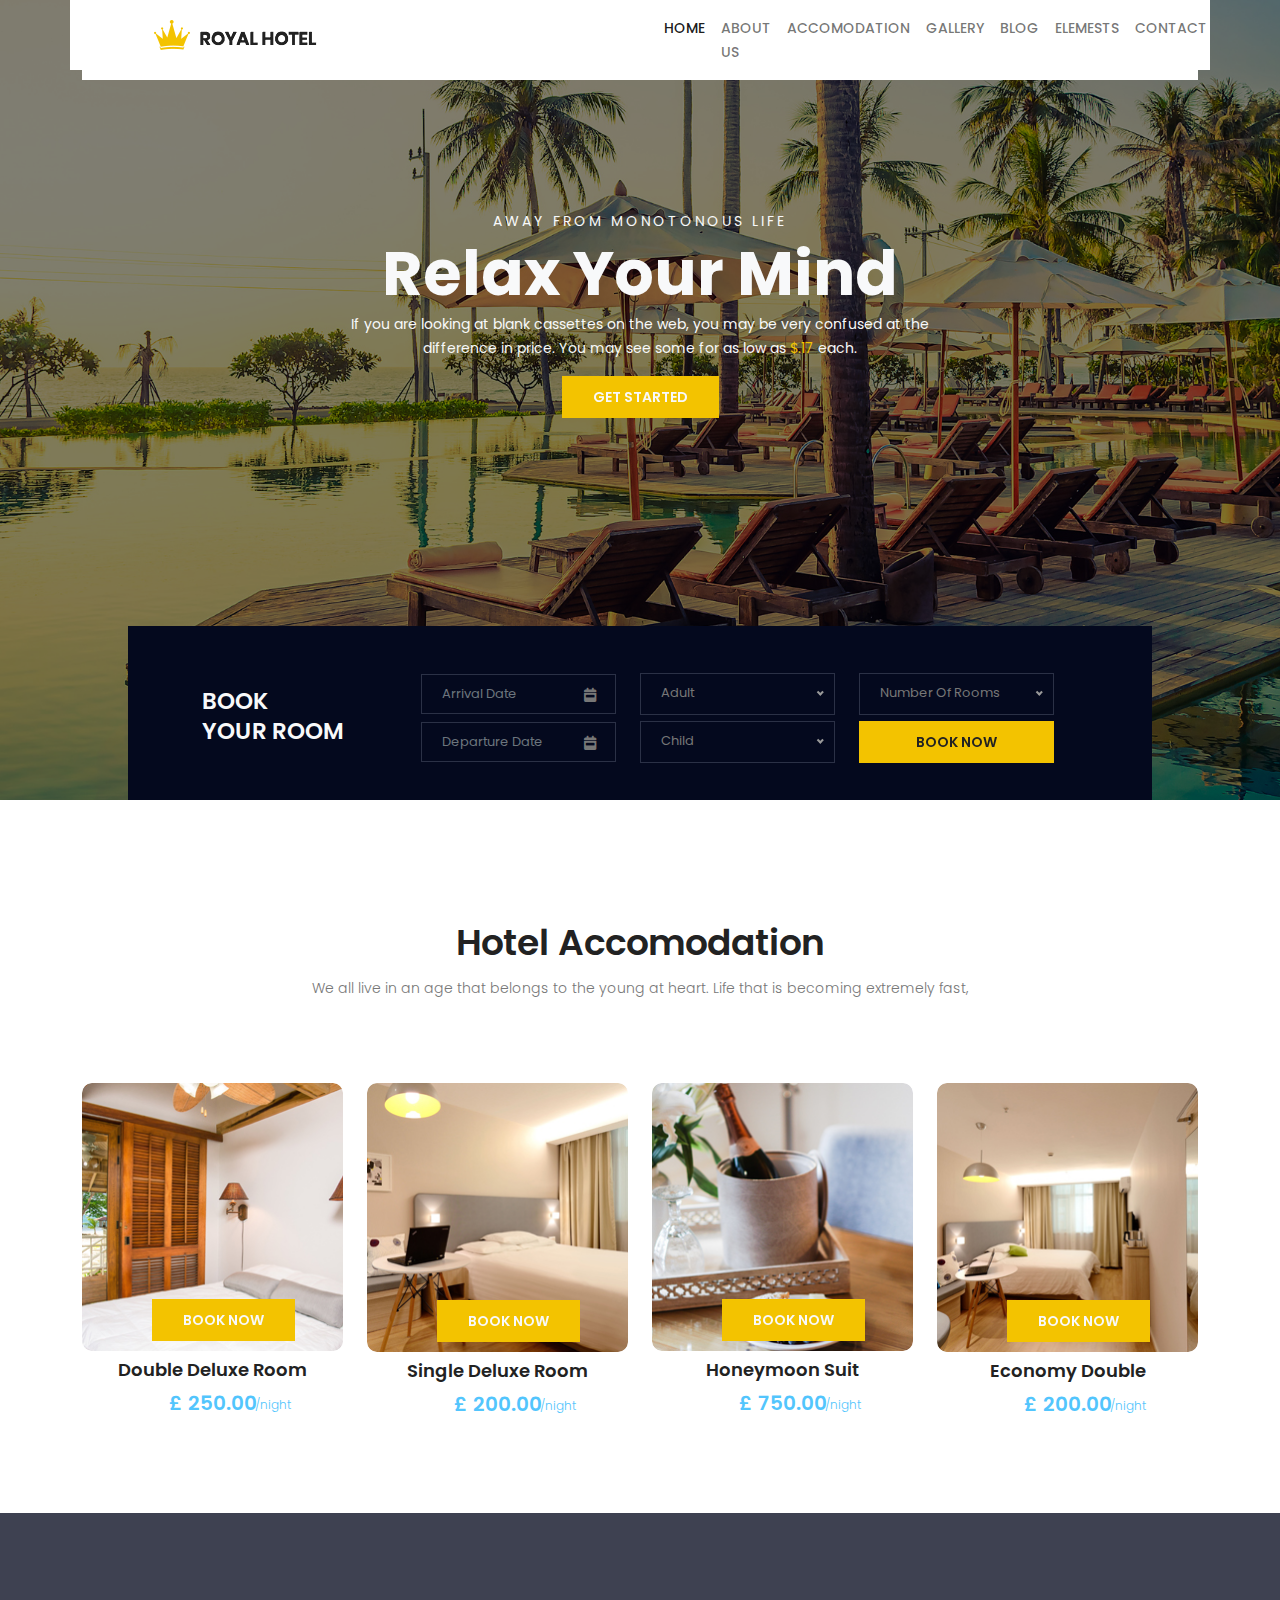
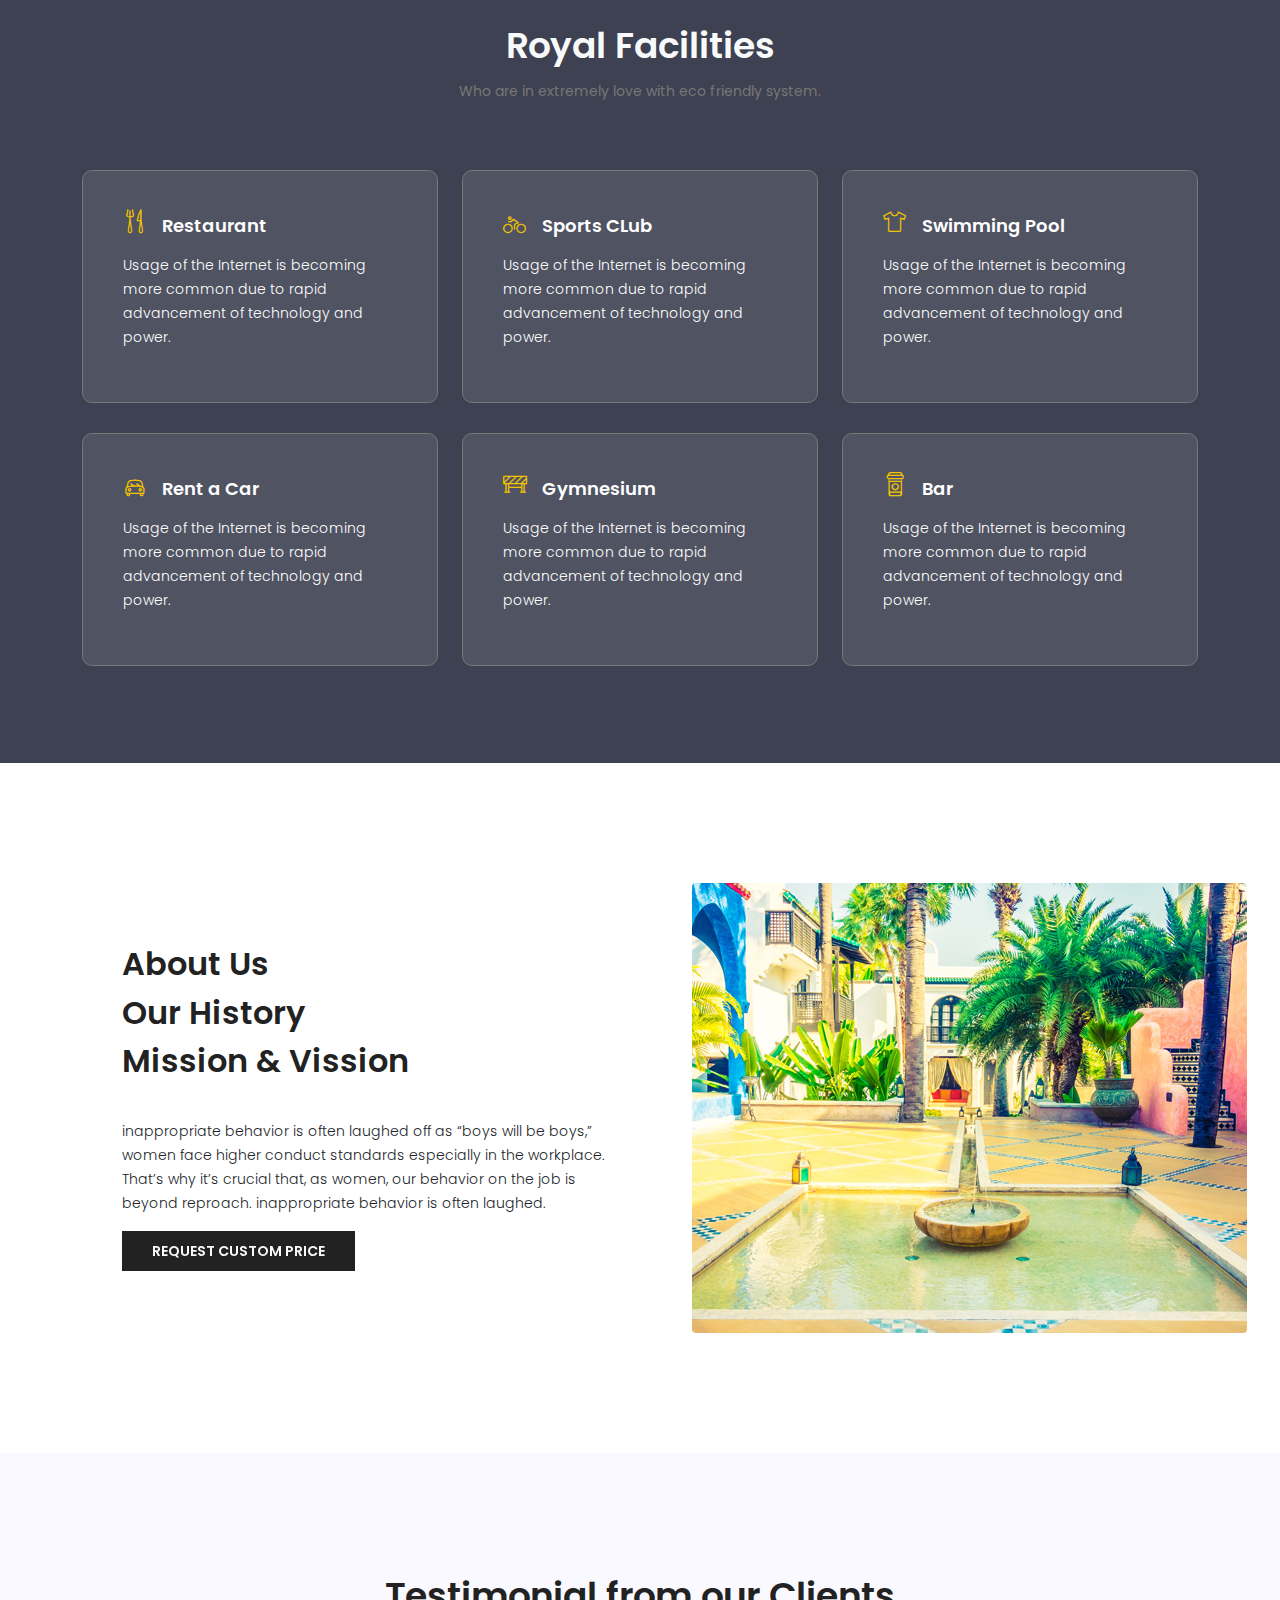
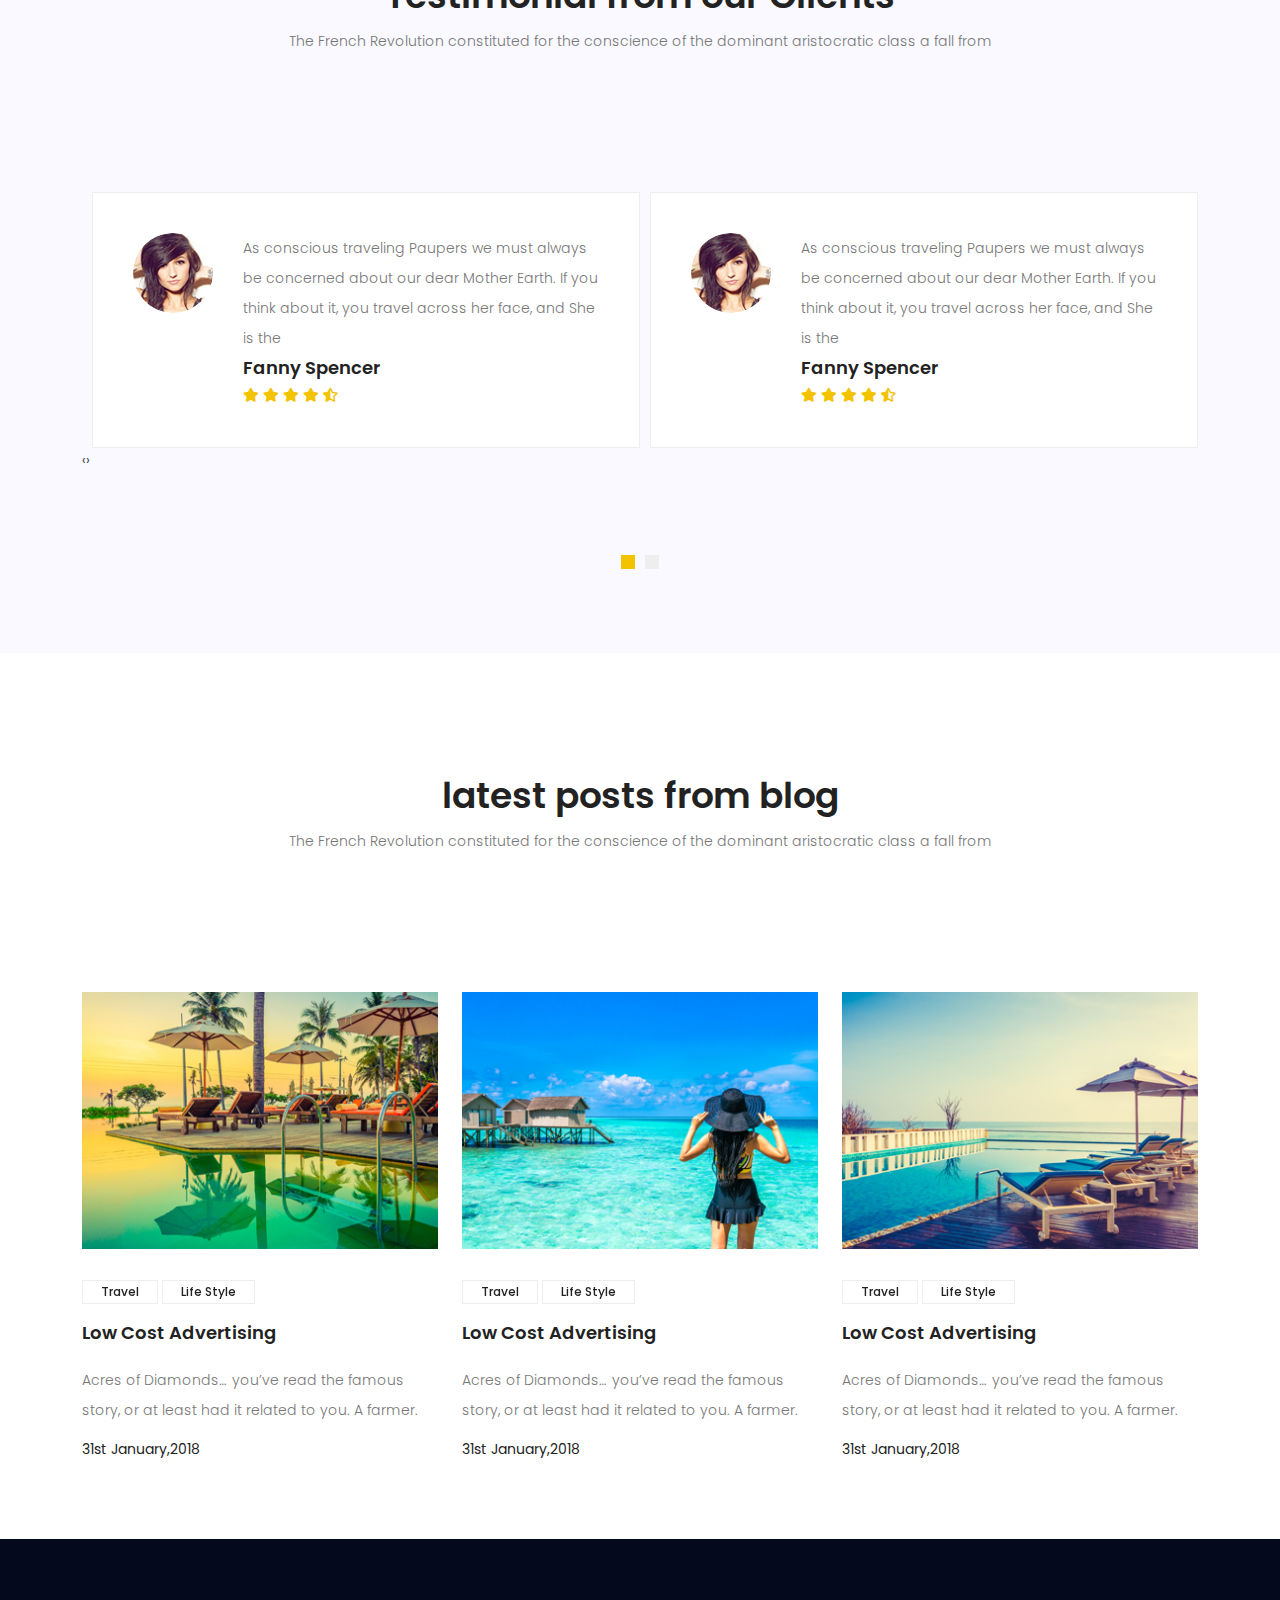
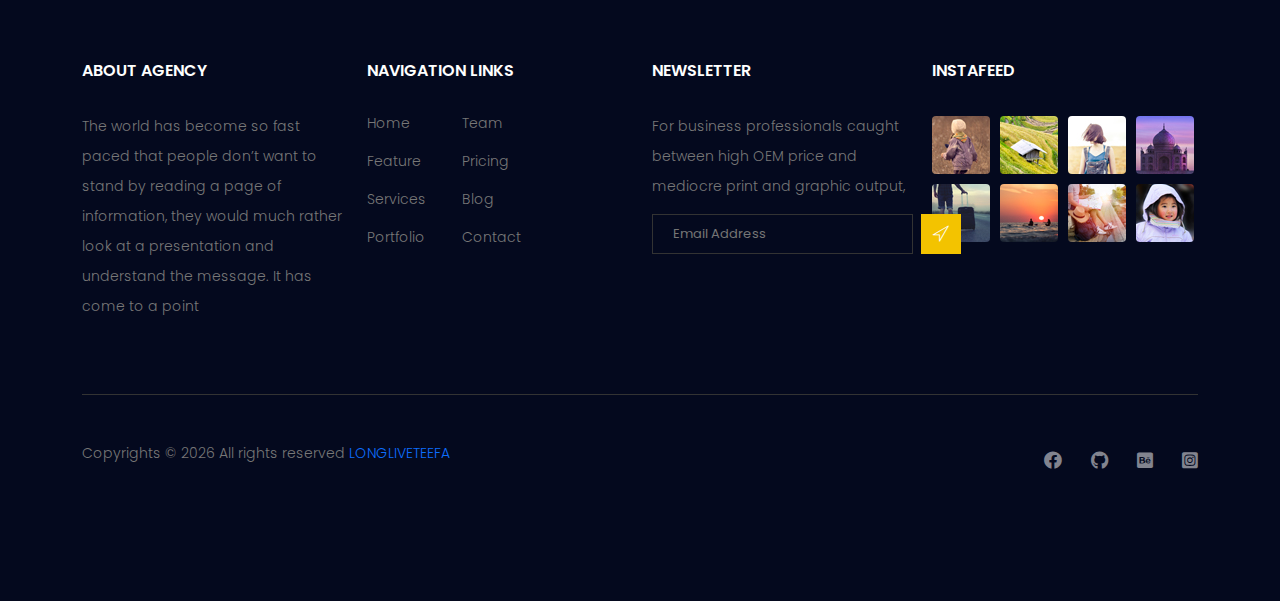
<file: index.html>
<!DOCTYPE html>
<html lang="en">
<head>
    <meta charset="UTF-8">
    <meta http-equiv="X-UA-Compatible" content="IE=edge">
    <meta name="viewport" content="width=device-width, initial-scale=1.0">
    <link rel="icon" href="images/favicon.webp" type="image/png">
    <title>Royal Hotel</title>
    <meta name="author" content="mustafa sayed">
    <link rel="stylesheet" href="stylesheet/all.min.css">
    <link rel="stylesheet" href="Linearicons/Web Font/style.css">
    <link rel="stylesheet" href="stylesheet/bootstrap.min.css">
    <link rel="stylesheet" href="plugins/package/dist/sweetalert2.min.css">
    <link rel="stylesheet" href="plugins/date/bootstrap-datetimepicker.min.css">
    <link rel="stylesheet" href="plugins/OwlCarousel2-2.3.4/dist/assets/owl.carousel.min.css">
    <link rel="stylesheet" href="plugins/OwlCarousel2-2.3.4/dist/assets/owl.theme.default.min.css">
    <link rel="stylesheet" href="plugins/OverlayScrollbars-master/packages/">
    <link rel="stylesheet" href="plugins/wow/css/libs/animate.css">
    <link rel="stylesheet" href="plugins/jquery-nice-select-1.1.0/css/nice-select.css">
    <link rel="stylesheet" href="stylesheet/hover.css">
    <link rel="stylesheet" href="stylesheet/style.css">
    <link rel="stylesheet" href="stylesheet/responsive.css">
    </head>
    <body>

      <!-- <div class="preloader">
        <h1>
          Please Wait..
        </h1>
      </div> -->
      <!-- start header -->
        <header class="head"> 
            <div class="container navcustom">
              <nav class="navbar navbar-expand-lg navbar-light bg-white" id="header">
                <div class="container-fluid">
                  <a class="logo navbar-brand col-md-6" href="#">
                    <img class="wow rotateInDownLeft" data-wow-duration="2s" data-wow-delay="3s" src="images/Logo.png" alt="Logo">
                </a>
                  <button class="navbar-toggler" type="button" data-bs-toggle="collapse" data-bs-target="#navbarSupportedContent" aria-controls="navbarSupportedContent" aria-expanded="false" aria-label="Toggle navigation">
                    <span class="navbar-toggler-icon"></span>
                  </button>
                  <div class="collapse navbar-collapse col-md-6 upper" id="navbarSupportedContent">
                    <ul class="navbar-nav mr-auto">
                      <li class="nav-item">
                        <a class="nav-link active" aria-current="page" href="#">Home</a>
                      </li>
                      <li class="nav-item">
                        <a class="nav-link" href="#about-us">About Us</a>
                      </li>
                      <li class="nav-item">
                        <a class="nav-link" href="#">Accomodation</a>
                      </li>
                      <li class="nav-item">
                        <a class="nav-link" href="#">Gallery</a>
                      </li>
                      <li class="nav-item dropdown">
                        <a class="nav-link" href="#" id="navbarDropdown" role="button" data-bs-toggle="dropdown" aria-expanded="false">
                            Blog
                        </a>
                        <ul class="dropdown-menu" aria-labelledby="navbarDropdown">
                          <li><a class="dropdown-item" href="#">Blog</a></li>
                          <li><a class="dropdown-item" href="#">Blog Details</a></li>
                        </ul>
                      </li>
                      <li class="nav-item">
                        <a class="nav-link" href="#">Elemests</a>
                      </li>
                      <li class="nav-item">
                        <a class="nav-link" href="#">Contact</a>
                      </li>
                    </ul>
                  </div>
                </div>
              </nav>
            </div>
        </header>
        <!-- end header -->

        <!-- start first section -->
        <section class="header wow fadeInLeft" data-wow-delay="2s">
         <div class="lyr">
          <div class="container d-flex justify-content-center align-items-center content">
            <div class="text-center">
            <h6 class="upper">Away from monotonous life</h6>
            <div class="cot">
              <h2 >Relax Your Mind</h2>
              <p>If you are looking at blank cassettes on the web, you may be very confused at the <br> difference in price. You may see some for as low as <span class="main-color">$.17</span> each.</p>
              <a href="#" class="upper btn theme-bot theme-bot-hover hvr-sweep-to-right n-link">Get Started</a>
            </div>
              </div>
              
             <div class="book">
              <div class="container row">
                <div class="col-md-3 upper">
                  <h2>Book<br> Your Room</h2>
                </div>
                <div class="col-md-9">
                    <div class="row">
                      <div class="col-md-4">
                        <div class="form-group box-calendar wow bounceIn"data-wow-duration="1s" data-wow-delay="2s">
                          <input type="text" class="form-control datepic" placeholder="Arrival Date">
                          <span ><i class="fas fa-calendar-week"></i></span>
                        </div>
                        <div class="form-group box-calendar wow bounceIn" data-wow-duration="1s" data-wow-delay="2s"">
                          <input type="text" class="form-control datepic" placeholder="Departure Date">
                          <span ><i class="fas fa-calendar-week"></i></span>
                        </div>
                      </div>
                      <div class="col-md-4">
                        <div class="form-group wow bounceIn" data-wow-duration="1s" data-wow-delay="2s"">
                          <!-- <input type="text" class="form-control" placeholder="Adult"> -->
                          <select class="wide">
                            <option value="adult">Adult</option>
                            <option value="old">Old</option>
                            <option value="younger">Younger</option>
                            <option value="potato">Potato</option>
                          </select>
                        </div>
                        <div class="form-group wow bounceIn" data-wow-duration="1s" data-wow-delay="2s"">
                          <!-- <input type="text" class="form-control" placeholder="Child"> -->
                          <select class="wide">
                            <option value="child">Child</option>
                            <option value="baby">Baby</option>
                            <option value="child">Child</option>
                          </select>
                        </div>
                      </div>
                      <div class="col-md-4">
                        <div class="form-group wow bounceIn" data-wow-duration="1s" data-wow-delay="2s">
                          <!-- <input type="text" class="form-control" placeholder="Child"> -->
                          <select class="wide">
                            <option value="none">Number Of Rooms</option>
                            <option value="room-1">Room 01</option>
                            <option value="room-2">Room 02</option>
                            <option value="room-3">Room 03</option>
                          </select>
                        </div>
                        <div class="form-group wow bounceInRight" data-wow-duration="1s" data-wow-delay="2s">
                        <a href="#" class="upper btn theme-bot theme-bot-hover hvr-sweep-to-right book-nw n-link">Book Now</a>
                      </div>
                      </div>
                    </div>
                </div>
              </div>
             </div>
             </div>
         </div>
        </section>
        <!-- end first section -->

        <!-- start hotel section -->
        <section>
            <div class="row hotel-section wow fadeIn" data-wow-duration="2s" data-wow-offset="200">
              <div class="col-md-12 text-center">
                <h1>Hotel Accomodation</h1>
                <p>We all live in an age that belongs to the young at heart. Life that is becoming extremely fast,</p>
              </div>
            </div>
            <div class="tyo-12">
            <div class="container mb-9">
            <div class="row">
              <div class="col-md-3 text-center next wow bounceIn" data-wow-delay="1s" data-wow-duration="1s" data-wow-offset="200">
                  <div class="hot-section">
                    <img src="images/rooms/room1.jpg" class="hot-img-effect" alt="Room 1">
                    <a class="upper btn theme-bot theme-bot-hover hvr-sweep-to-right n-link bt-99" href="#">Book Now</a>
                  </div>
                  <div class="bold">
                  <a href="#" class="room-name n-link">Double Deluxe Room</a>
                  <h5 class='money curn' data-ccy='EGP'>250</h5><small class="goodnight">/night</small>
                </div>
              </div>
              <div class="col-md-3 text-center next wow bounceIn" data-wow-delay="2s" data-wow-duration="1s" data-wow-offset="200">
                <div class="hot-section">
                  <img src="images/rooms/room2.jpg" class="hot-img-effect" alt="Room 1">
                  <a class="upper btn theme-bot theme-bot-hover hvr-sweep-to-right n-link" href="#">Book Now</a>
                </div>
                <div class="bold ">
                <a href="#" class="room-name n-link">Single Deluxe Room</a>
                <h5 class='money curn' data-ccy='EGP'>200</h5><small class="goodnight">/night</small>
              </div>
            </div>
            <div class="col-md-3 text-center next wow bounceIn" data-wow-delay="3s" data-wow-duration="1s" data-wow-offset="200">
              <div class="hot-section">
                <img src="images/rooms/room3.jpg" class="hot-img-effect" alt="Room 1">
                <a class="upper btn theme-bot theme-bot-hover hvr-sweep-to-right n-link" href="#">Book Now</a>
              </div>
              <div class="bold ">
              <a href="#" class="room-name n-link">Honeymoon Suit</a>
              <h5 class='money curn' data-ccy='EGP'>750</h5><small class="goodnight">/night</small>
            </div>
          </div>
          <div class="col-md-3 text-center next wow bounceIn" data-wow-delay="4s" data-wow-duration="1s" data-wow-offset="200">
            <div class="hot-section">
              <img src="images/rooms/room4.jpg" class="hot-img-effect" alt="Room 1">
              <a class="upper btn theme-bot theme-bot-hover hvr-sweep-to-right n-link" href="#">Book Now</a>
            </div>
            <div class="bold ">
            <a href="#" class="room-name n-link">Economy Double</a>
            <h5 class='money curn' data-ccy='EGP'>200</h5><small class="goodnight">/night</small>
          </div>
        </div>
         </div>
            </div>
          </div>
        </section>
        <!-- end hotel section -->

        <!-- start facilities -->
        
        <section class="facilities-section">
          <div class="lyr-2">
            <div class="container">
              <div class="row mt-9 mb-5">
                <div class="col-md-12 facilities-content text-center">
                  <h2>Royal Facilities</h2>
                  <p>Who are in extremely love with eco friendly system.</p>
                </div>
              </div>
              <div class="tb-12">
              <div class="row">
                <div class="col-md-4 wow bounceIn" data-wow-duration="1s" data-wow-offset="200">
                  <div class="facility">
                  <h4>
                    <span class="lnr lnr-dinner wow fadeIn" data-wow-delay="1s" data-wow-duration="1s"></span>Restaurant  
                  </h4>
                  <p>
                    Usage of the Internet is becoming more common due to rapid advancement of technology and power.
                  </p>
                </div>
                </div>
                <div class="col-md-4 wow bounceIn" data-wow-duration="1s" data-wow-offset="200">
                  <div class="facility">
                  <h4>
                    <span class="lnr lnr-bicycle fadeIn wow fadeIn" data-wow-delay="1s" data-wow-duration="1s" data-wow-delay="1s" data-wow-duration="1s"></span>Sports CLub

                  </h4>
                  <p>
                    Usage of the Internet is becoming more common due to rapid advancement of technology and power.
                  </p>
                </div>
                </div>
                <div class="col-md-4 wow bounceIn" data-wow-duration="1s" data-wow-offset="200">
                  <div class="facility">
                  <h4>
                    <span class="lnr lnr-shirt wow fadeIn" data-wow-delay="1s" data-wow-duration="1s"></span>Swimming Pool
                  </h4>
                  <p>
                    Usage of the Internet is becoming more common due to rapid advancement of technology and power.
                  </p>
                </div>
                </div>
                <div class="col-md-4 wow bounceIn"  data-wow-duration="1s" data-wow-offset="200">
                  <div class="facility">
                  <h4>
                    <span class="lnr lnr-car wow fadeIn" data-wow-delay="1s" data-wow-duration="1s"></span>Rent a Car
                  </h4>
                  <p>
                    Usage of the Internet is becoming more common due to rapid advancement of technology and power.
                  </p>
                </div>
                </div>
                <div class="col-md-4 wow bounceIn"  data-wow-duration="1s" data-wow-offset="200">
                  <div class="facility">
                  <h4>
                    <span class="lnr lnr-construction wow fadeIn" data-wow-delay="1s" data-wow-duration="1s"></span>Gymnesium
                  </h4>
                  <p>
                    Usage of the Internet is becoming more common due to rapid advancement of technology and power.
                  </p>
                </div>
                </div>
                <div class="col-md-4 wow bounceIn"  data-wow-duration="1s" data-wow-offset="200">
                  <div class="facility">
                  <h4>
                    <span class="lnr lnr-coffee-cup wow fadeIn" data-wow-delay="1s" data-wow-duration="1s"></span>Bar
                  </h4>
                  <p>
                    Usage of the Internet is becoming more common due to rapid advancement of technology and power.
                  </p>
                </div>
                </div>
              </div>
            </div>
            </div>
          </div>
        </section>
        <!-- end facilities -->

        <!-- start about us -->

        <section class="about-us section to-cot" id="about-us">
          <div class="container">
            <div class="row">
              <div class="col-md-6 d-flex align-items-center">
                <div class="about-content">
                  <div class="title title-color">
                      <div class="wow fadeInDownBig" data-wow-delay="1s" data-wow-duration="1s" data-wow-offset="20">
                        <h2 class="bold">About Us</h2></div>
                      <br>
                      <div class="wow fadeInLeftBig" data-wow-delay="2s" data-wow-duration="1s" data-wow-offset="20">
                        <h2 class="bold">Our History</h2></div>
                      <br>
                      <div class="wow fadeInRightBig" data-wow-delay="2s" data-wow-duration="1s" data-wow-offset="20">
                        <h2 class="bold">Mission & Vission</h2></div>
                  </div>
                  <p class="wow fadeIn" data-wow-delay="1s" data-wow-duration="1s" data-wow-offset="20">
                    inappropriate behavior is often laughed off as “boys will be boys,” women face higher conduct standards especially in the workplace. That’s why it’s crucial that, as women, our behavior on the job is beyond reproach. inappropriate behavior is often laughed.
                  </p>
                  <a href="#" class="upper btn theme-black theme-bot-hover hvr-sweep-to-right n-link wow bounceIn" data-wow-delay="3s" data-wow-duration="1s" data-wow-offset="20"">Request Custom Price</a>
                </div>
              </div>
            
            <div class="col-md-6">
              <div class="img-fluid wow bounceIn" data-wow-delay="3s" data-wow-duration="1s" data-wow-offset="20">
              <img class="rounded" src="images/about_bg.jpg" alt="About-us">
            </div>
            </div>
          </div>
          </div>
        </section>
        <!-- end about us -->
        

        <!-- start testimonial -->
        <section class="testimonial">
          <div class="row">
            <div class="col-md-12 text-center section mb-3">
              <h2 class="title-color">Testimonial from our Clients</h2>
              <p>
                The French Revolution constituted for the conscience of the dominant aristocratic class a fall from
              </p>
            </div>
          </div>
          <div class="container">
            <div class="testimonial_slider owl-carousel owl-loaded owl-drag wow swing"  data-wow-delay="1s" data-wow-duration="1s" data-wow-offset="20">
                  <div class="item">
                    <div class="edia testimonial-item">
                      <img class="rounded-circle" src="images/pepole/testtimonial-1.jpg" alt="" >
                      <div class="body-media">
                          <p>
                            As conscious traveling Paupers we must always be concerned about our dear Mother Earth. If you think about it, you travel across her face, and She is the 
                          </p>
                          <a class="n-link" href="#">
                            <h4 class="sec-h4">Fanny Spencer</h4>
                          </a>
                          <div class="star">
                            <a href="#"><i class="fas fa-star"></i></a>
                            <a href="#"><i class="fas fa-star"></i></a>
                            <a href="#"><i class="fas fa-star"></i></a>
                            <a href="#"><i class="fas fa-star"></i></a>
                            <a href="#"><i class="fas fa-star-half-alt"></i></a>
                            </div>
                      </div>
                    </div>
                  </div>
                  <div class="item">
                    <div class="edia testimonial-item">
                      <img class="rounded-circle" src="images/pepole/testtimonial-1.jpg" alt="" >
                      <div class="body-media">
                          <p>
                            As conscious traveling Paupers we must always be concerned about our dear Mother Earth. If you think about it, you travel across her face, and She is the 
                          </p>
                          <a class="n-link" href="#">
                            <h4 class="sec-h4">Fanny Spencer</h4>
                          </a>
                          <div class="star">
                            <a href="#"><i class="fas fa-star"></i></a>
                            <a href="#"><i class="fas fa-star"></i></a>
                            <a href="#"><i class="fas fa-star"></i></a>
                            <a href="#"><i class="fas fa-star"></i></a>
                            <a href="#"><i class="fas fa-star-half-alt"></i></a>
                            </div>
                      </div>
                    </div>
                  </div>
                  <div class="item">
                    <div class="edia testimonial-item">
                      <img class="rounded-circle" src="images/pepole/testtimonial-1.jpg" alt="" >
                      <div class="body-media">
                          <p>
                            As conscious traveling Paupers we must always be concerned about our dear Mother Earth. If you think about it, you travel across her face, and She is the 
                          </p>
                          <a class="n-link" href="#">
                            <h4 class="sec-h4">Fanny Spencer</h4>
                          </a>
                          <div class="star">
                            <a href="#"><i class="fas fa-star"></i></a>
                            <a href="#"><i class="fas fa-star"></i></a>
                            <a href="#"><i class="fas fa-star"></i></a>
                            <a href="#"><i class="fas fa-star"></i></a>
                            <a href="#"><i class="fas fa-star-half-alt"></i></a>
                            </div>
                      </div>
                    </div>
                  </div>
          </div>
          </div>
        </section>
        <!-- end testimonial -->

        <!-- start blog -->
        <section class="blog-section main-section-clr mb-9">
          <div class="row">
            <div class="col-md-12 text-center section mb-3">
              <h2 class="title-color">latest posts from blog</h2>
              <p>
                The French Revolution constituted for the conscience of the dominant aristocratic class a fall from
              </p>
            </div>
          </div>
          <div class="container">
            <div class="row">
              <div class="col-lg-4 col-md-6">
                <div class="blog-single">
                  <div class="thumb">
                    <div class="img-fluid">
                      <img class="img-blog" src="images/blog-1.jpg" alt="">
                    </div>
                  </div>
                  <div class="details">
                    <div class="blog-tags">
                      <a href="#" class="tag-btn n-link but-hover hvr-sweep-to-right">Travel</a>
                      <a href="#" class="tag-btn n-link but-hover hvr-sweep-to-right">Life Style</a>
                    </div>
                    <a class="n-link" href="#">
                      <h4>Low Cost Advertising</h4>
                    </a>
                    <p>
                      Acres of Diamonds… you’ve read the famous story, or at least had it related to you. A farmer.
                    </p>
                    <h6 class="date title-color">31st January,2018</h6>
                  </div>
                </div>
              </div>
              <div class="col-lg-4 col-md-6">
                <div class="blog-single">
                  <div class="thumb">
                    <div class="img-fluid">
                      <img class="img-blog" src="images/blog-2.jpg" alt="">
                    </div>
                  </div>
                  <div class="details">
                    <div class="blog-tags">
                      <a href="#" class="tag-btn n-link but-hover hvr-sweep-to-right">Travel</a>
                      <a href="#" class="tag-btn n-link but-hover hvr-sweep-to-right">Life Style</a>
                    </div>
                    <a class="n-link" href="#">
                      <h4>Low Cost Advertising</h4>
                    </a>
                    <p>
                      Acres of Diamonds… you’ve read the famous story, or at least had it related to you. A farmer.
                    </p>
                    <h6 class="date title-color">31st January,2018</h6>
                  </div>
                </div>
              </div>
              <div class="col-lg-4 col-md-6">
                <div class="blog-single">
                  <div class="thumb">
                    <div class="img-fluid">
                      <img class="img-blog" src="images/blog-3.jpg" alt="">
                    </div>
                  </div>
                  <div class="details">
                    <div class="blog-tags">
                      <a href="#" class="tag-btn n-link but-hover hvr-sweep-to-right">Travel</a>
                      <a href="#" class="tag-btn n-link but-hover hvr-sweep-to-right">Life Style</a>
                    </div>
                    <a class="n-link" href="#">
                      <h4>Low Cost Advertising</h4>
                    </a>
                    <p>
                      Acres of Diamonds… you’ve read the famous story, or at least had it related to you. A farmer.
                    </p>
                    <h6 class="date title-color">31st January,2018</h6>
                  </div>
                </div>
              </div>
            </div>
          </div>
        </section>
        <!-- end blog -->

        <!-- start footer -->
        <footer class="footer-area gap">
            <div class="container">
              <div class="row">
                <div class="col-lg-3 col-md-6 col-sm-6">
                  <div class="single-footer">
                    <h6 class="footer-title">About Agency</h6>
                    <p>
                      The world has become so fast paced that people don’t want to stand by reading a page of information, they would much rather look at a presentation and understand the message. It has come to a point 
                    </p>
                  </div>
                </div>
                <div class="col-lg-3 col-md-6 col-sm-6">
                  <div class="single-footer">
                    <h6 class="footer-title">Navigation Links</h6>
                    <div class="row">
                      <div class="col-4">
                        <ul class="lista">
                          <li><a href="#">Home</a></li>
                          <li><a href="#">Feature</a></li>
                          <li><a href="#">Services</a></li>
                          <li><a href="#">Portfolio</a></li>
                        </ul>
                      </div>
                      <div class="col-4">
                        <ul class="lista">
                          <li><a href="#">Team</a></li>
                          <li><a href="#">Pricing</a></li>
                          <li><a href="#">Blog</a></li>
                          <li><a href="#">Contact</a></li>
                        </ul>
                      </div>
                    </div>
                  </div>
                </div>
                <div class="col-lg-3 col-md-6 col-sm-6">
                  <div class="single-footer">
                    <h6 class="footer-title">Newsletter</h6>
                    <p>
                      For business professionals caught between high OEM price and mediocre print and graphic output,  
                    </p>
                    <div id="mail">
                      <form target="_blank" action="" method="get" class="mail-form">
                        <div class="input-group d-flex flex-row formto">
                          <input name="EMAIL" placeholder="Email Address " onfocus="this.placeholder = ''" onblur="this.placeholder = 'Email Address '" required="" type="email">
                          <button class="btn bmail">
                            <span class="lnr lnr-location true"></span>
                          </button>
                        </div>
                        <div class="mt-9 info"></div>
                      </form>
                    </div>
                  </div>
                </div>
                <div class="col-lg-3 col-md-6 col-sm-6">
                  <div class="single-footer feed">
                    <h6 class="footer-title">InstaFeed</h6>
                    <ul class="lista feed d-flex flex-wrap">
                      <li><img class="rounded" src="images/pepole/Image-01.jpg" alt=""></li>
                      <li><img class="rounded" src="images/pepole/Image-02.jpg" alt=""></li>
                      <li><img class="rounded" src="images/pepole/Image-03.jpg" alt=""></li>
                      <li><img class="rounded" src="images/pepole/Image-04.jpg" alt=""></li>
                      <li><img class="rounded" src="images/pepole/Image-05.jpg" alt=""></li>
                      <li><img class="rounded" src="images/pepole/Image-06.jpg" alt=""></li>
                      <li><img class="rounded" src="images/pepole/Image-07.jpg" alt=""></li>
                      <li><img class="rounded" src="images/pepole/Image-08.jpg" alt=""></li>
                    </ul>
                  </div>
                </div>
              </div>
              <div class="border-line-to-end"></div>
              <div class="row endfooter d-flex justify-content-between align-items-center">
                <div class="col-lg-8 col-sm-12 text-footer m-0">
                  <p>
                    Copyrights 	&copy; <span id="year"></span> All rights reserved 
                    <a class="upper" href="http://longliveteefa.online" target="_blank">longliveteefa</a> 
                  </p>
                </div>
                <div class="col-lg-4 col-sm-12 social-footer">
                  <a href="https://www.facebook.com/longliveteefa"><i class="fab fa-facebook"></i></a>
                  <a href="https://github.com/longliveteefa"><i class="fab fa-github"></i></a>
                  <a href="https://www.behance.net/longliveteefa"><i class="fab fa-behance-square"></i></a>
                  <a href="https://www.instagram.com/longliveteefa/"><i class="fab fa-instagram-square"></i></a>
                </div>
              </div>
            </div>
        </footer>
        <!-- end footer -->
    <script src="javascript/jquery-3.6.0.min.js"></script>
    <script src="javascript/bootstrap.bundle.min.js"></script>
    <script src="plugins/currencyFormatter.js-master/dist/currencyFormatter.min.js"></script>
    <script>
      OSREC.CurrencyFormatter.formatEach('.money');
    </script>
    <script src="plugins/jquery-nice-select-1.1.0/js/jquery.nice-select.min.js"></script>
    <script src="plugins/wow/dist/wow.js"></script>
    <script>
      // new WOW().init();
    </script>
    <script src="plugins/date/bootstrap-datetimepicker.min.js"></script>    
    <script src="plugins/package/dist/sweetalert2.all.min.js"></script>
    <script src="plugins/OwlCarousel2-2.3.4/dist/owl.carousel.min.js"></script>
    <script>
      $(document).ready(function(){
      $(".owl-carousel").owlCarousel({
          items:2,
          loop:true,
          autoplay:true,
         autoplayTimeout:5000,
         responsiveClass:true,
         responsive:{
           0:{
             items:1,
             nav:true
           },
           1000:{
             items:2,
             nav:true,
             loop:true
           }
         }
      });
     });
      </script>
    <script src="javascript/jscript.js"></script>
    <script>
      document.getElementById("year").innerHTML = new Date().getFullYear();
    </script>
    <script src="javascript/mailscript.js"></script>
    <script src="javascript/java.js"></script>
    </body>
    </html>
</file>
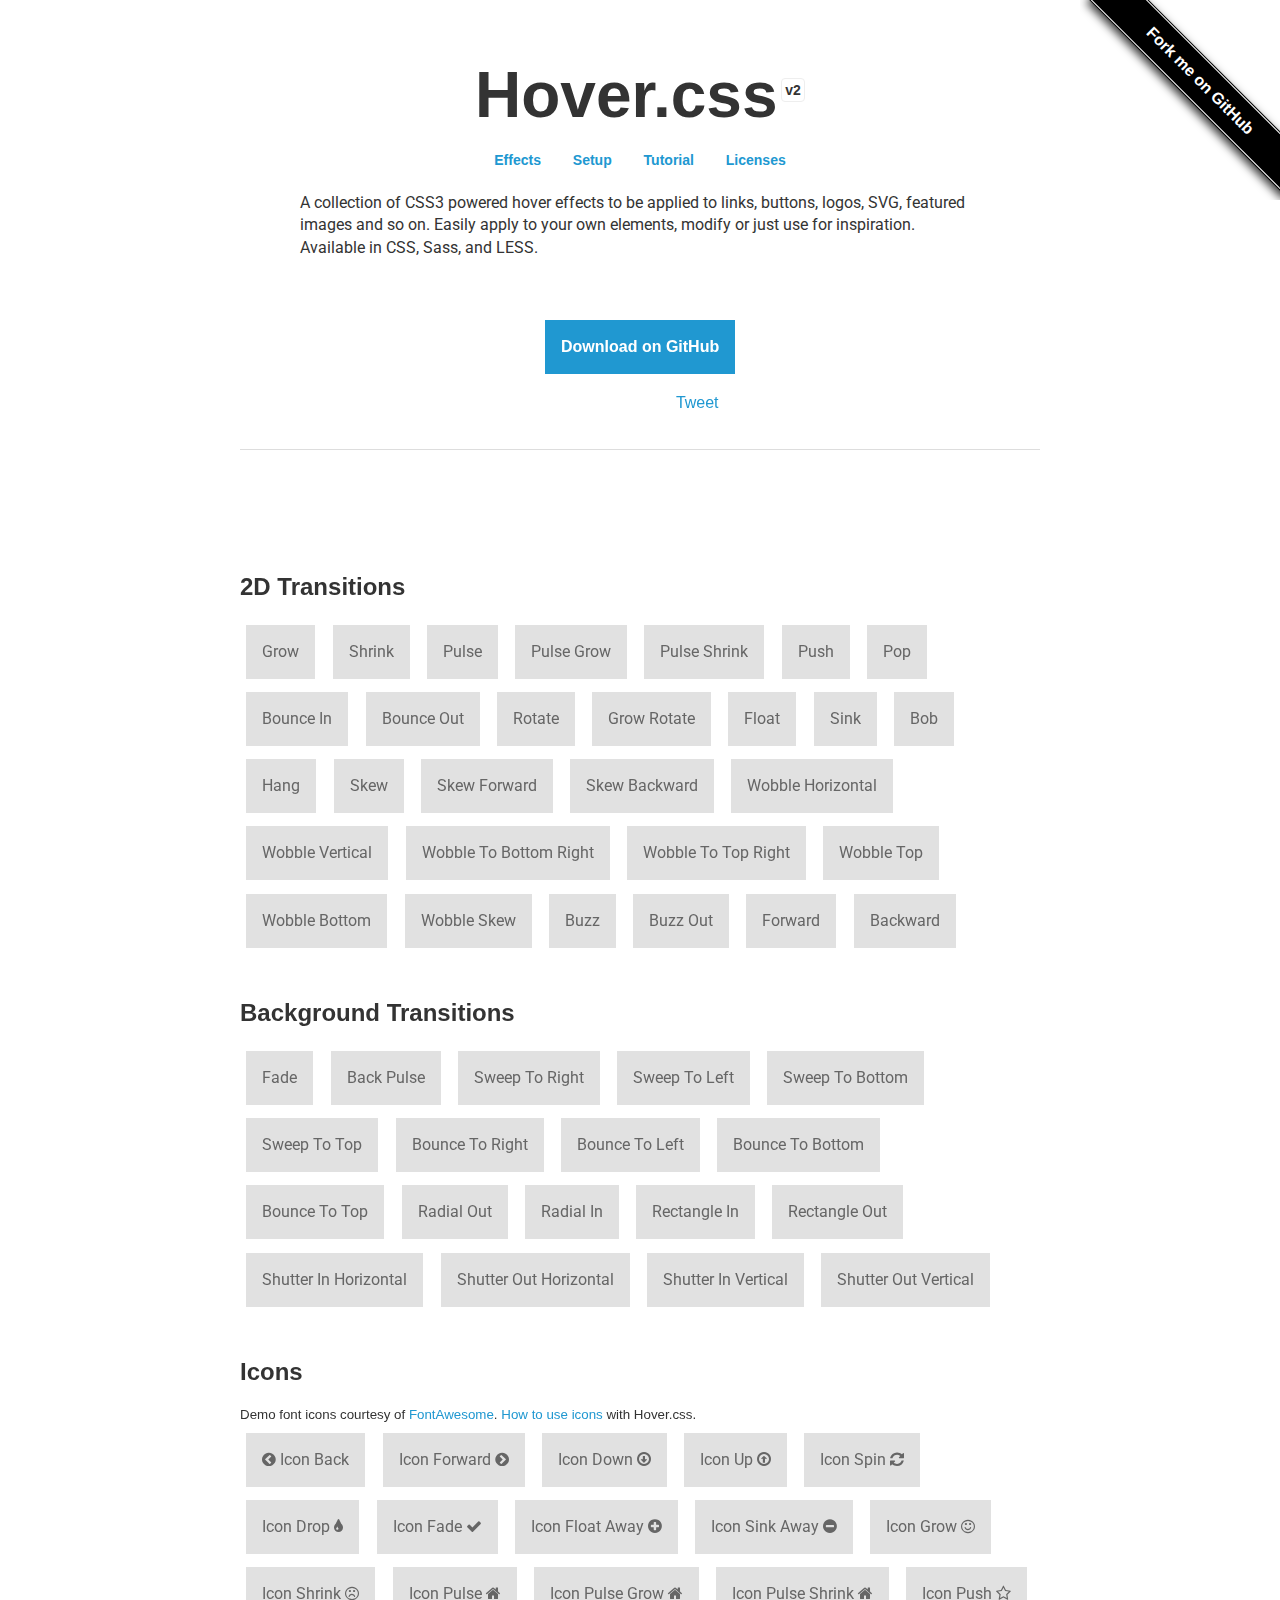
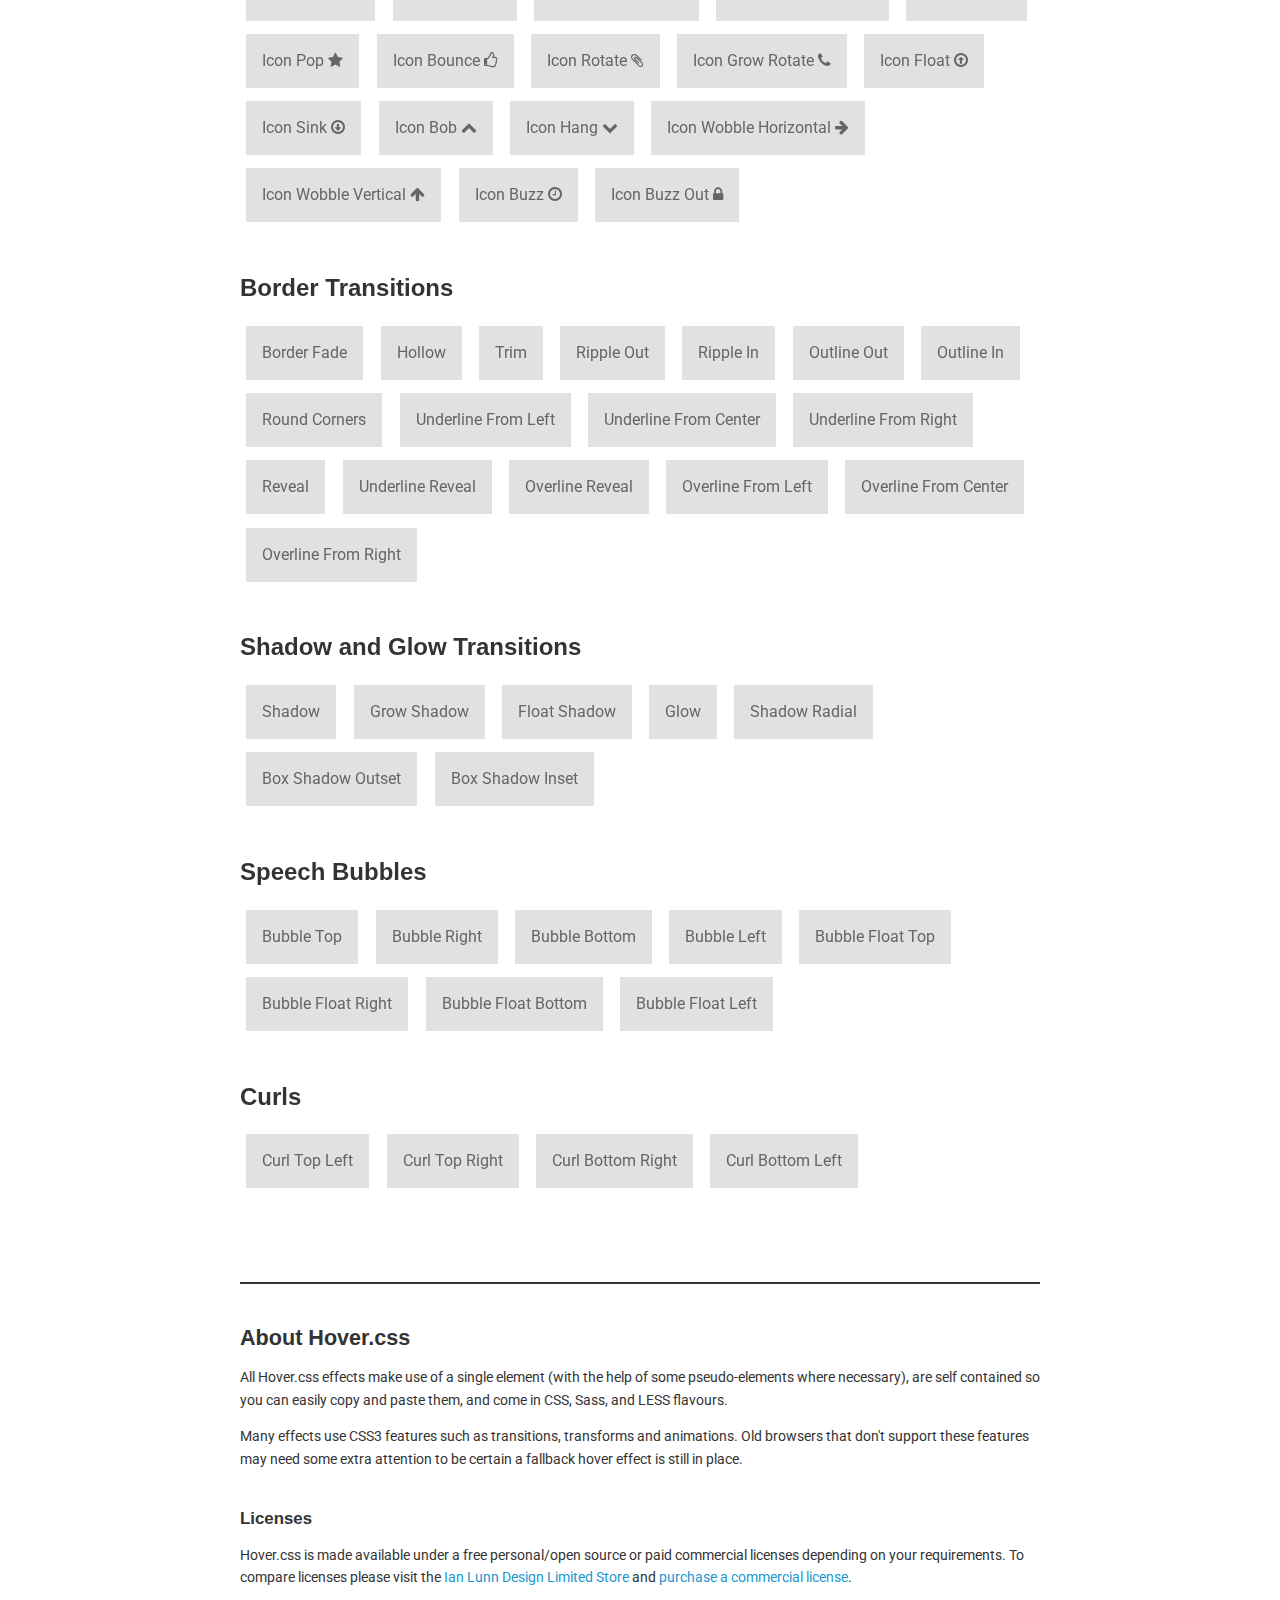
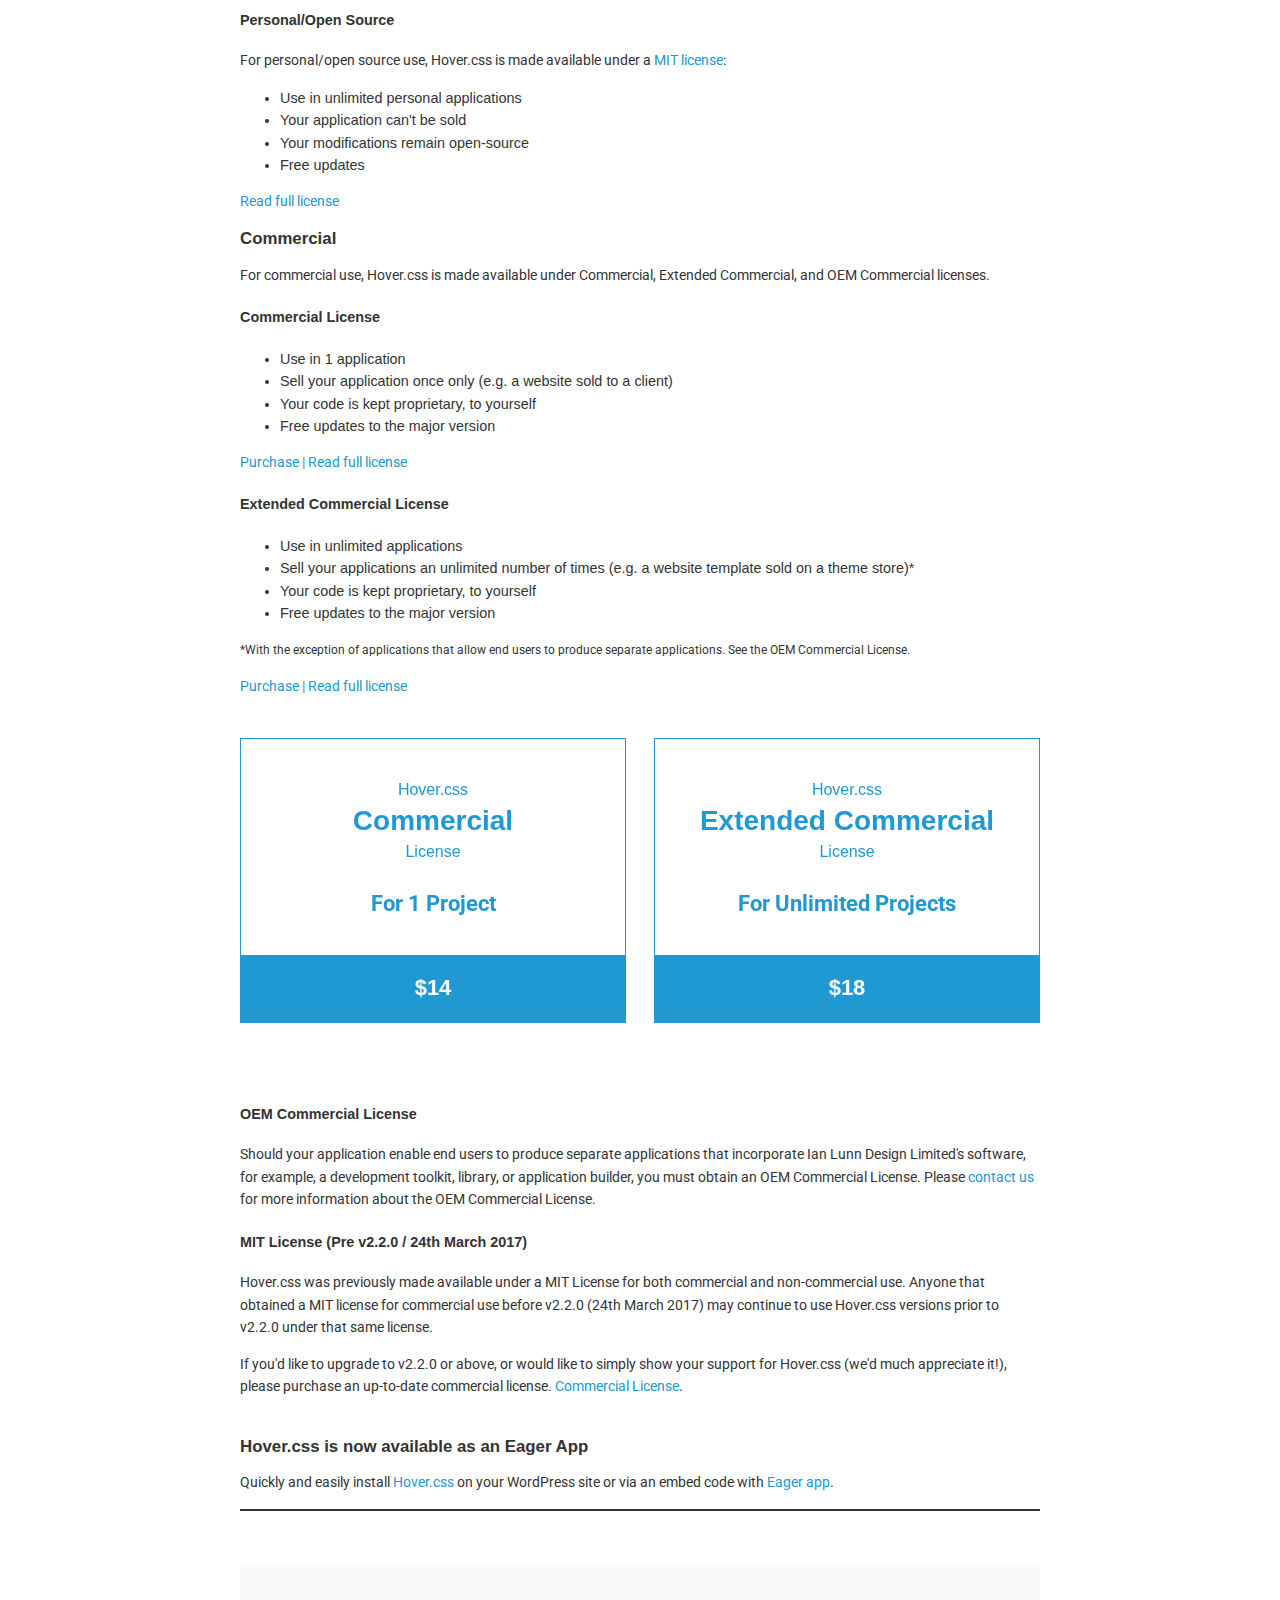
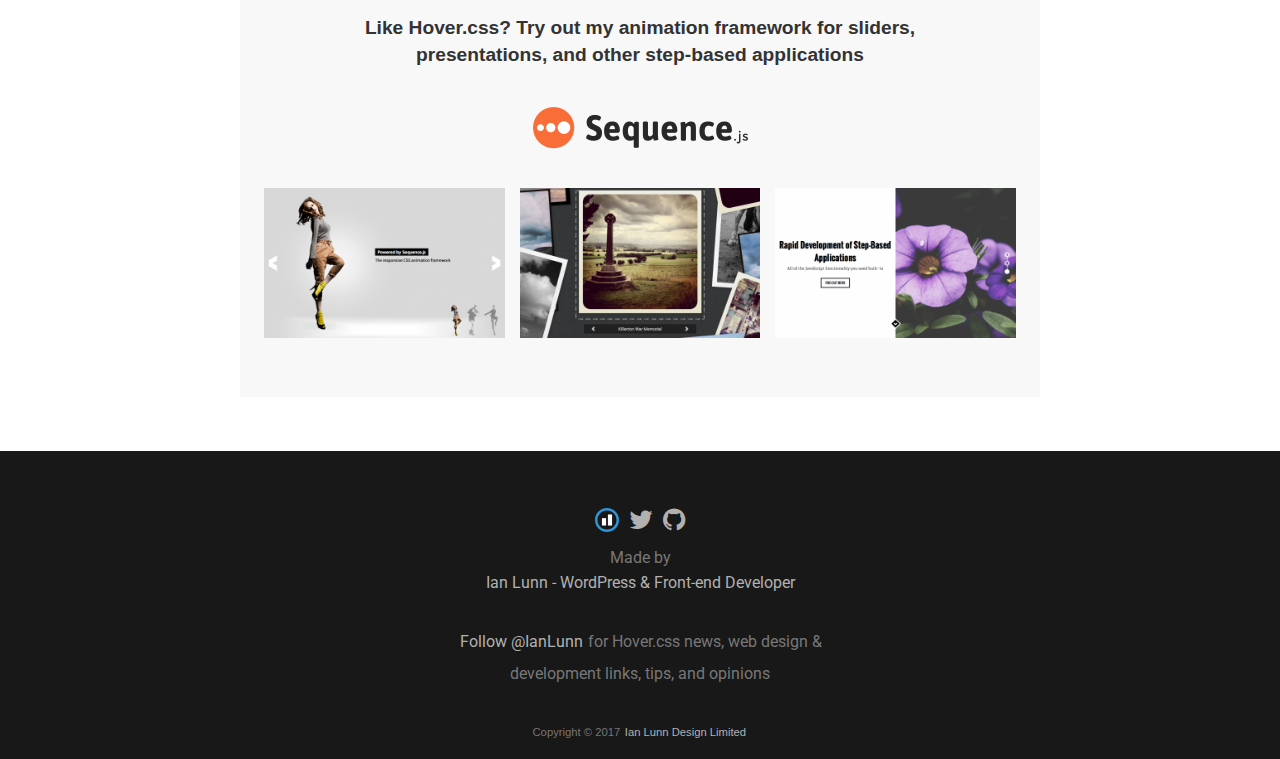
<file: plugins/Hover-master/index.html>
<!DOCTYPE html>
<html lang="en">
	<head>
		<meta charset="utf-8">
		<meta property="og:image" content="https://ianlunn.github.io/Hover/hover.jpg" />
		<meta property="og:site_name" content="Hover.css"/>
		<meta property="og:title" content="Hover.css - A collection of CSS3 powered hover effects" />
		<title>Hover.css - A collection of CSS3 powered hover effects</title>
		<link href="css/demo-page.css" rel="stylesheet" media="all">
		<link href="css/hover.css" rel="stylesheet" media="all">
		<link href="https://maxcdn.bootstrapcdn.com/font-awesome/4.2.0/css/font-awesome.min.css" rel="stylesheet" media="all">
	</head>
	<body>

		<!--[if lt IE 10]>
		<p class="browsehappy">You are using an <strong>outdated</strong> browser. Please <a href="https://browsehappy.com/">upgrade your browser</a> to improve your experience.</p>
		<![endif]-->

		<div class="main">
			<span id="forkongithub"><a href="https://github.com/IanLunn/Hover">Fork me on GitHub</a></span>

			<h1>Hover.css <a href="https://github.com/IanLunn/Hover/releases" class="sup" title="View release history">v2</a></h1>

			<nav>
				<ul>
					<li><a href="#effects" title="Effects">Effects</a></li>
					<li><a href="https://github.com/IanLunn/Hover/blob/master/README.md#hovercss" title="Setup">Setup</a></li>
					<li><a href="https://ianlunn.co.uk/articles/hover-css-tutorial-introduction/" title="hover.css Tutorial and Introduction">Tutorial</a></li>
					<li><a href="#licenses" title="Licenses">Licenses</a></li>
				</ul>
			</nav>

			<p class="intro">A collection of CSS3 powered hover effects to be applied to links, buttons, logos, SVG, featured images and so on. Easily apply to your own elements, modify or just use for inspiration. Available in CSS, Sass, and LESS.</p>

			<div class="download aligncenter">
				<a class="button cta hvr-float-shadow" href="https://github.com/IanLunn/Hover">Download on GitHub</a>
			</div>

			<div class="social aligncenter">
				<div class="social-button">
					<iframe src="https://ghbtns.com/github-btn.html?user=IanLunn&repo=Hover&type=watch&count=true" allowtransparency="true" frameborder="0" scrolling="0" width="110" height="20"></iframe>
				</div>

				<div class="social-button">
					<a href="https://twitter.com/share" class="twitter-share-button" data-related="IanLunn" data-dnt="true">Tweet</a>
				</div>
			</div>

			<hr />
			<br />

			<script async type="text/javascript" src="//cdn.carbonads.com/carbon.js?serve=CKYIE23M&placement=ianlunncouk" id="_carbonads_js"></script>

			<div id="effects" class="effects">

				<h2>2D Transitions</h2>

				<a href="#" class="hvr-grow">Grow</a>
				<a href="#" class="hvr-shrink">Shrink</a>
				<a href="#" class="hvr-pulse">Pulse</a>
				<a href="#" class="hvr-pulse-grow">Pulse Grow</a>
				<a href="#" class="hvr-pulse-shrink">Pulse Shrink</a>
				<a href="#" class="hvr-push">Push</a>
				<a href="#" class="hvr-pop">Pop</a>
				<a href="#" class="hvr-bounce-in">Bounce In</a>
				<a href="#" class="hvr-bounce-out">Bounce Out</a>
				<a href="#" class="hvr-rotate">Rotate</a>
				<a href="#" class="hvr-grow-rotate">Grow Rotate</a>
				<a href="#" class="hvr-float">Float</a>
				<a href="#" class="hvr-sink">Sink</a>
				<a href="#" class="hvr-bob">Bob</a>
				<a href="#" class="hvr-hang">Hang</a>
				<a href="#" class="hvr-skew">Skew</a>
				<a href="#" class="hvr-skew-forward">Skew Forward</a>
				<a href="#" class="hvr-skew-backward">Skew Backward</a>
				<a href="#" class="hvr-wobble-horizontal">Wobble Horizontal</a>
				<a href="#" class="hvr-wobble-vertical">Wobble Vertical</a>
				<a href="#" class="hvr-wobble-to-bottom-right">Wobble To Bottom Right</a>
				<a href="#" class="hvr-wobble-to-top-right">Wobble To Top Right</a>
				<a href="#" class="hvr-wobble-top">Wobble Top</a>
				<a href="#" class="hvr-wobble-bottom">Wobble Bottom</a>
				<a href="#" class="hvr-wobble-skew">Wobble Skew</a>
				<a href="#" class="hvr-buzz">Buzz</a>
				<a href="#" class="hvr-buzz-out">Buzz Out</a>
				<a href="#" class="hvr-forward">Forward</a>
				<a href="#" class="hvr-backward">Backward</a>


				<h2>Background Transitions</h2>

				<a href="#" class="hvr-fade">Fade</a>
				<a href="#" class="hvr-back-pulse">Back Pulse</a>
				<a href="#" class="hvr-sweep-to-right">Sweep To Right</a>
				<a href="#" class="hvr-sweep-to-left">Sweep To Left</a>
				<a href="#" class="hvr-sweep-to-bottom">Sweep To Bottom</a>
				<a href="#" class="hvr-sweep-to-top">Sweep To Top</a>
				<a href="#" class="hvr-bounce-to-right">Bounce To Right</a>
				<a href="#" class="hvr-bounce-to-left">Bounce To Left</a>
				<a href="#" class="hvr-bounce-to-bottom">Bounce To Bottom</a>
				<a href="#" class="hvr-bounce-to-top">Bounce To Top</a>
				<a href="#" class="hvr-radial-out">Radial Out</a>
				<a href="#" class="hvr-radial-in">Radial In</a>
				<a href="#" class="hvr-rectangle-in">Rectangle In</a>
				<a href="#" class="hvr-rectangle-out">Rectangle Out</a>
				<a href="#" class="hvr-shutter-in-horizontal">Shutter In Horizontal</a>
				<a href="#" class="hvr-shutter-out-horizontal">Shutter Out Horizontal</a>
				<a href="#" class="hvr-shutter-in-vertical">Shutter In Vertical</a>
				<a href="#" class="hvr-shutter-out-vertical">Shutter Out Vertical</a>


				<h2>Icons</h2>

				<small>Demo font icons courtesy of <a href="https://fortawesome.github.io/Font-Awesome/">FontAwesome</a>. <a href="https://github.com/IanLunn/Hover/#using-icon-effects">How to use icons</a> with Hover.css.</small>

				<a href="#" class="hvr-icon-back">
					<i class="fa fa-chevron-circle-left hvr-icon"></i> Icon Back
				</a>
				<a href="#" class="hvr-icon-forward">
					Icon Forward
					<i class="fa fa-chevron-circle-right hvr-icon"></i>
				</a>
				<a href="#" class="hvr-icon-down">
					Icon Down <i class="fa fa-arrow-circle-o-down hvr-icon"></i>
				</a>
				<a href="#" class="hvr-icon-up">
					Icon Up <i class="fa fa-arrow-circle-o-up hvr-icon"></i>
				</a>
				<a href="#" class="hvr-icon-spin">
					Icon Spin <i class="fa fa-refresh hvr-icon"></i>
				</a>
				<a href="#" class="hvr-icon-drop">
					Icon Drop <i class="fa fa-tint hvr-icon"></i>
				</a>
				<a href="#" class="hvr-icon-fade">
					Icon Fade <i class="fa fa-check hvr-icon"></i>
				</a>
				<a href="#" class="hvr-icon-float-away">
					Icon Float Away <i class="fa fa-plus-circle hvr-icon"></i>
				</a>
				<a href="#" class="hvr-icon-sink-away">
					Icon Sink Away <i class="fa fa-minus-circle hvr-icon"></i>
				</a>
				<a href="#" class="hvr-icon-grow">
					Icon Grow <i class="fa fa-smile-o hvr-icon"></i>
				</a>
				<a href="#" class="hvr-icon-shrink">
					Icon Shrink <i class="fa fa-frown-o hvr-icon"></i>
				</a>
				<a href="#" class="hvr-icon-pulse">
					Icon Pulse <i class="fa fa-home hvr-icon"></i>
				</a>
				<a href="#" class="hvr-icon-pulse-grow">
					Icon Pulse Grow <i class="fa fa-home hvr-icon"></i>
				</a>
				<a href="#" class="hvr-icon-pulse-shrink">
					Icon Pulse Shrink <i class="fa fa-home hvr-icon"></i>
				</a>
				<a href="#" class="hvr-icon-push">
					Icon Push <i class="fa fa-star-o hvr-icon"></i>
				</a>
				<a href="#" class="hvr-icon-pop">
					Icon Pop <i class="fa fa-star hvr-icon"></i>
				</a>
				<a href="#" class="hvr-icon-bounce">
					Icon Bounce <i class="fa fa-thumbs-o-up hvr-icon"></i>
				</a>
				<a href="#" class="hvr-icon-rotate">
					Icon Rotate <i class="fa fa-paperclip hvr-icon"></i>
				</a>
				<a href="#" class="hvr-icon-grow-rotate">
					Icon Grow Rotate <i class="fa fa-phone hvr-icon"></i>
				</a>
				<a href="#" class="hvr-icon-float">
					Icon Float <i class="fa fa-arrow-circle-o-up hvr-icon"></i>
				</a>
				<a href="#" class="hvr-icon-sink">
					Icon Sink <i class="fa fa-arrow-circle-o-down hvr-icon"></i>
				</a>
				<a href="#" class="hvr-icon-bob">
					Icon Bob <i class="fa fa-chevron-up hvr-icon"></i>
				</a>
				<a href="#" class="hvr-icon-hang">
					Icon Hang <i class="fa fa-chevron-down hvr-icon"></i>
				</a>
				<a href="#" class="hvr-icon-wobble-horizontal">
					Icon Wobble Horizontal <i class="fa fa-arrow-right hvr-icon"></i>
				</a>
				<a href="#" class="hvr-icon-wobble-vertical">
					Icon Wobble Vertical <i class="fa fa-arrow-up hvr-icon"></i>
				</a>
				<a href="#" class="hvr-icon-buzz">
					Icon Buzz <i class="fa fa-clock-o hvr-icon"></i>
				</a>
				<a href="#" class="hvr-icon-buzz-out">
					Icon Buzz Out <i class="fa fa-lock hvr-icon"></i>
				</a>


				<h2>Border Transitions</h2>

				<a href="#" class="hvr-border-fade">Border Fade</a>
				<a href="#" class="hvr-hollow">Hollow</a>
				<a href="#" class="hvr-trim">Trim</a>
				<a href="#" class="hvr-ripple-out">Ripple Out</a>
				<a href="#" class="hvr-ripple-in">Ripple In</a>
				<a href="#" class="hvr-outline-out">Outline Out</a>
				<a href="#" class="hvr-outline-in">Outline In</a>
				<a href="#" class="hvr-round-corners">Round Corners</a>
				<a href="#" class="hvr-underline-from-left">Underline From Left</a>
				<a href="#" class="hvr-underline-from-center">Underline From Center</a>
				<a href="#" class="hvr-underline-from-right">Underline From Right</a>
				<a href="#" class="hvr-reveal">Reveal</a>
				<a href="#" class="hvr-underline-reveal">Underline Reveal</a>
				<a href="#" class="hvr-overline-reveal">Overline Reveal</a>
				<a href="#" class="hvr-overline-from-left">Overline From Left</a>
				<a href="#" class="hvr-overline-from-center">Overline From Center</a>
				<a href="#" class="hvr-overline-from-right">Overline From Right</a>


				<h2>Shadow and Glow Transitions</h2>

				<a href="#" class="hvr-shadow">Shadow</a>
				<a href="#" class="hvr-grow-shadow">Grow Shadow</a>
				<a href="#" class="hvr-float-shadow">Float Shadow</a>
				<a href="#" class="hvr-glow">Glow</a>
				<a href="#" class="hvr-shadow-radial">Shadow Radial</a>
				<a href="#" class="hvr-box-shadow-outset">Box Shadow Outset</a>
				<a href="#" class="hvr-box-shadow-inset">Box Shadow Inset</a>


				<h2>Speech Bubbles</h2>

				<a href="#" class="hvr-bubble-top">Bubble Top</a>
				<a href="#" class="hvr-bubble-right">Bubble Right</a>
				<a href="#" class="hvr-bubble-bottom">Bubble Bottom</a>
				<a href="#" class="hvr-bubble-left">Bubble Left</a>
				<a href="#" class="hvr-bubble-float-top">Bubble Float Top</a>
				<a href="#" class="hvr-bubble-float-right">Bubble Float Right</a>
				<a href="#" class="hvr-bubble-float-bottom">Bubble Float Bottom</a>
				<a href="#" class="hvr-bubble-float-left">Bubble Float Left</a>


				<h2>Curls</h2>

				<a href="#" class="hvr-curl-top-left">Curl Top Left</a>
				<a href="#" class="hvr-curl-top-right">Curl Top Right</a>
				<a href="#" class="hvr-curl-bottom-right">Curl Bottom Right</a>
				<a href="#" class="hvr-curl-bottom-left">Curl Bottom Left</a>
			</div>


			<div class="footer">
				<div class="about">
					<h2>About Hover.css</h2>

					<p>All Hover.css effects make use of a single element (with the help of some pseudo-elements where necessary), are self contained so you can easily copy and paste them, and come in CSS, Sass, and LESS flavours.</p>

					<p>Many effects use CSS3 features such as transitions, transforms and animations. Old browsers that don't support these features may need some extra attention to be certain a fallback hover effect is still in place.</p>

					<br />
					<h3 id="licenses">Licenses</h3>

					<p>Hover.css is made available under a free personal/open source or paid commercial licenses depending on your requirements. To compare licenses please visit the <a href="https://ianlunn.co.uk/store/licenses/">Ian Lunn Design Limited Store</a> and <a href="https://ianlunn.co.uk/store/hover-css/">purchase a commercial license</a>.</p>

					<h4 id="personal">Personal/Open Source</h4>

					<p>For personal/open source use, Hover.css is made available under a <a href="https://opensource.org/licenses/MIT">MIT license</a>:</p>

					<ul>
						<li>Use in unlimited personal applications</li>
						<li>Your application can't be sold</li>
						<li>Your modifications remain open-source</li>
						<li>Free updates</li>
					</ul>

					<p><a href="https://ianlunn.co.uk/store/licenses/personal/">Read full license</a></p>

					<h3 id="commercial-licenses">Commercial</h3>

					<p>For commercial use, Hover.css is made available under Commercial, Extended Commercial, and OEM Commercial licenses.</p>

					<h4 id="commercial">Commercial License</h4>

					<ul>
						<li>Use in 1 application</li>
						<li>Sell your application once only (e.g. a website sold to a client)</li>
						<li>Your code is kept proprietary, to yourself</li>
						<li>Free updates to the major version</li>
					</ul>

					<p><a href="https://ianlunn.co.uk/store/hover-css/?attribute_pa_licenses=commercial">Purchase<a/> | <a href="https://ianlunn.co.uk/store/licenses/commercial/">Read full license</a></p>

					<h4 id="extended-commercial">Extended Commercial License</h4>

					<ul>
						<li>Use in unlimited applications</li>
						<li>Sell your applications an unlimited number of times (e.g. a website template sold on a theme store)*</li>
						<li>Your code is kept proprietary, to yourself</li>
						<li>Free updates to the major version</li>
					</ul>

					<p><small>*With the exception of applications that allow end users to produce separate applications. See the OEM Commercial License.</small></p>

					<p><a href="https://ianlunn.co.uk/store/hover-css/?attribute_pa_licenses=extended-commercial">Purchase<a/> | <a href="https://ianlunn.co.uk/store/licenses/extended-commercial/">Read full license</a></p>

					<div class="licenses">
						<a target="_blank" href="https://ianlunn.co.uk/store/hover-css/?attribute_pa_licenses=commercial" title="Commercial License" class="license hvr-float">
							<div class="license__content">
								<h5 class="license__title"><div>Hover.css</div> Commercial <div>License</div></h5>
								<p class="license__desc">For 1 Project</p>
							</div>
							<span class="license__button button cta">$14</span>
						</a>

						<a target="_blank" href="https://ianlunn.co.uk/store/hover-css/?attribute_pa_licenses=extended-commercial" title="Extended Commercial License" class="license hvr-float">
							<div class="license__content">
								<h5 class="license__title"><div>Hover.css</div> Extended Commercial <div>License</div></h5>
								<p class="license__desc">For Unlimited Projects</p>
							</div>
							<span class="license__button button cta">$18</span>
						</a>
					</div>

					<h4 id="oem-commercial">OEM Commercial License</h4>

					<p>Should your application enable end users to produce separate applications that incorporate Ian Lunn Design Limited's software, for example, a development toolkit, library, or application builder, you must obtain an OEM Commercial License. Please <a href="https://ianlunn.co.uk/contact/">contact us</a> for more information about the OEM Commercial License.</p>

					<h4>MIT License (Pre v2.2.0 / 24th March 2017)</h4>
					<p>Hover.css was previously made available under a MIT License for both commercial and non-commercial use. Anyone that obtained a MIT license for commercial use before v2.2.0 (24th March 2017) may continue to use Hover.css versions prior to v2.2.0 under that same license.</p>

					<p>If you'd like to upgrade to v2.2.0 or above, or would like to simply show your support for Hover.css (we'd much appreciate it!), please purchase an up-to-date commercial license. <a href="https://ianlunn.co.uk/store/hover-css/?attribute_pa_licenses=commercial" title="Commercial License">Commercial License</a>.</p>

					<br />
					<h3>Hover.css is now available as an Eager App</h3>
					<p>Quickly and easily install <a href="https://eager.io/app/AN_LdP2tOk0f">Hover.css</a> on your WordPress site or via an embed code with <a href="https://eager.io/">Eager app</a>.</p>
				</div>
			</div>

			<div class="ad">
				<h2>Like Hover.css? Try out my animation framework for sliders,<br /> presentations, and other step-based applications</h2>

				<a class="ad__logo" href="https://www.sequencejs.com/" title="Learn more about Sequence.js">
					<img src="sequence-logo.png" alt="Sequence.js" />
				</a>

				<div class="ad__preview">
					<a href="https://www.sequencejs.com/" title="Learn more about Sequence.js"><img src="modern-slide-in.png" /></a> <a class="second" href="https://www.sequencejs.com/" title="Learn more about Sequence.js"><img src="photo-stack.png" /></a> <a href="https://www.sequencejs.com/" title="Learn more about Sequence.js"><img src="two-up.png" /></a>
				</div>
			</div>

		</div>

		<div class="made-by group">
			<ul>
				<li>
					<!-- "IL" logo Copyright (c) Ian Lunn Design Limited 2017 -->
					<a cass="icon__ild" href="https://ianlunn.co.uk/" title="Ian Lunn - WordPress &amp; Front End Developer" target="_blank" class="ild-ident">
						<svg class="" onmouseenter="el=this;el.classList.add('active');setTimeout(function(){el.classList.remove('active')},600);" xmlns="https://www.w3.org/2000/svg" width="24" height="30" viewBox="0 0 52 52">
							<g class="circle-holder">
								<path class="circle" fill="#2E96D6" d="M5.4 26c0-11.4 9.2-20.6 20.6-20.6s20.6 9.2 20.6 20.6c0 11.4-9.2 20.6-20.6 20.6s-20.6-9.2-20.6-20.6zm-5.4 0c0 14.4 11.6 26 26 26s26-11.6 26-26-11.6-26-26-26-26 11.6-26 26z"></path>
							</g>
							<path class="i" fill="#fff" d="M15 22h9v16h-9v-16z"></path>
							<path class="l" fill="#fff" d="M28 14h9v24h-9v-24z"></path>
						</svg>
					</a>
				</li>
				<li><a class="icon__twitter" href="https://twitter.com/IanLunn/" title="Ian Lunn on Twitter" target="_blank"><i class="fa fa-twitter"></i></a></li>
				<li><a class="icon__github" href="https://github.com/IanLunn/Hover/" title="Hover.css on GitHub" target="_blank"><i class="fa fa-github"></i></a></li>
			</ul>
			<p>Made by<br /><a href="https://ianlunn.co.uk/" title="Ian Lunn - WordPress &amp; Front End Developer" target="_blank">Ian Lunn - WordPress &amp; Front-end Developer</a></p>

			<p class="follow"><a href="https://twitter.com/IanLunn" class="twitter-follow-button" data-show-count="false" data-dnt="true" data-size="large">Follow @IanLunn</a> for Hover.css news, web design &amp;<br /> development links, tips, and opinions</p>
			<small>Copyright &copy; 2017 <a href="https://ianlunn.co.uk/" title="Ian Lunn - WordPress &amp; Front End Developer" target="_blank">Ian Lunn Design Limited</a></small>
		</div>

		<script>
			/**
			 * Used to demonstrate Hover.css only. Not required when adding
			 * Hover.css to your own pages. Prevents a link from being
			 * navigated and gaining focus.
			 */
			var effects = document.querySelectorAll('.effects')[0];

			effects.addEventListener('click', function(e) {

				if (e.target.className.indexOf('hvr') > -1) {
					e.preventDefault();
					e.target.blur();

				}
			});
		</script>

		<script>!function(d,s,id){var js,fjs=d.getElementsByTagName(s)[0],p=/^https:/.test(d.location)?'http':'https';if(!d.getElementById(id)){js=d.createElement(s);js.id=id;js.src=p+'://platform.twitter.com/widgets.js';fjs.parentNode.insertBefore(js,fjs);}}(document, 'script', 'twitter-wjs');</script>

		<script>
		  (function(i,s,o,g,r,a,m){i['GoogleAnalyticsObject']=r;i[r]=i[r]||function(){
		  (i[r].q=i[r].q||[]).push(arguments)},i[r].l=1*new Date();a=s.createElement(o),
		  m=s.getElementsByTagName(o)[0];a.async=1;a.src=g;m.parentNode.insertBefore(a,m)
		  })(window,document,'script','//www.google-analytics.com/analytics.js','ga');

		  ga('create', 'UA-11991680-4', 'ianlunn.github.io');
		  ga('send', 'pageview');
		</script>
	</body>
</html>
</file>
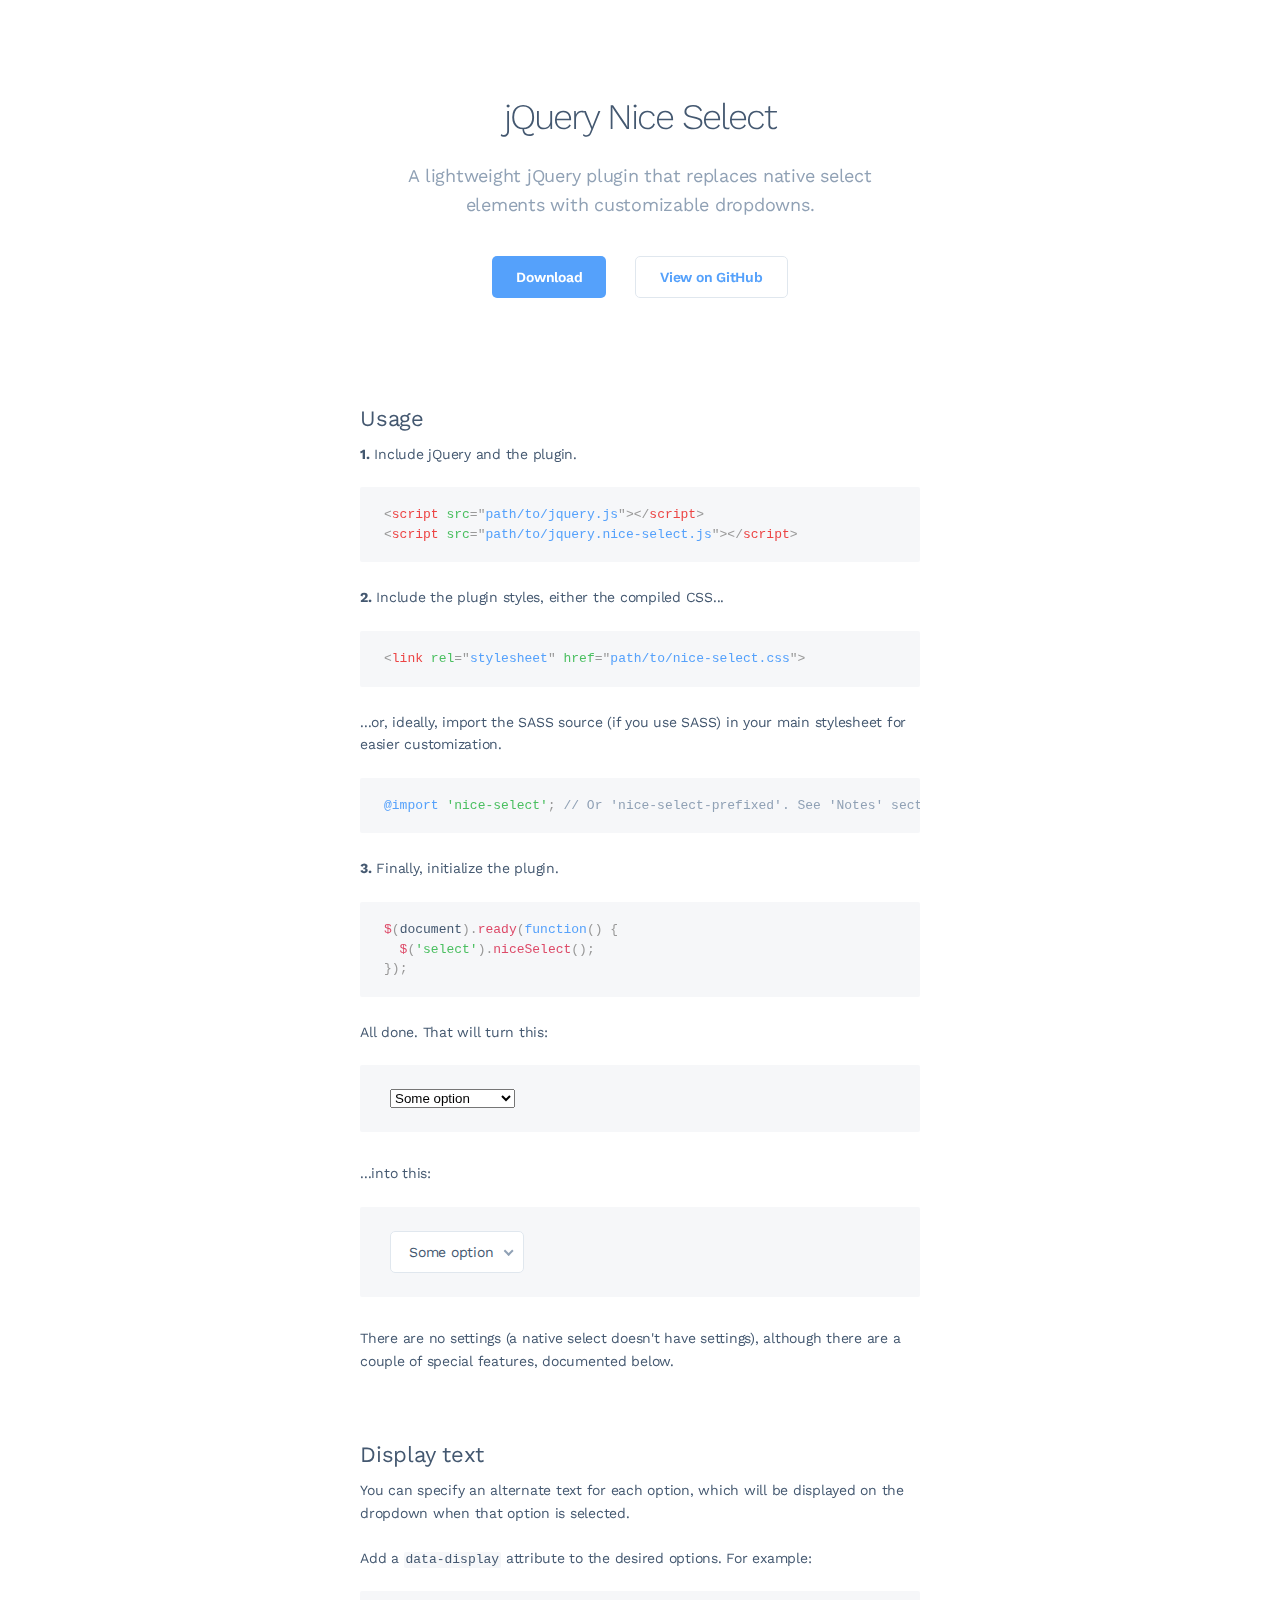
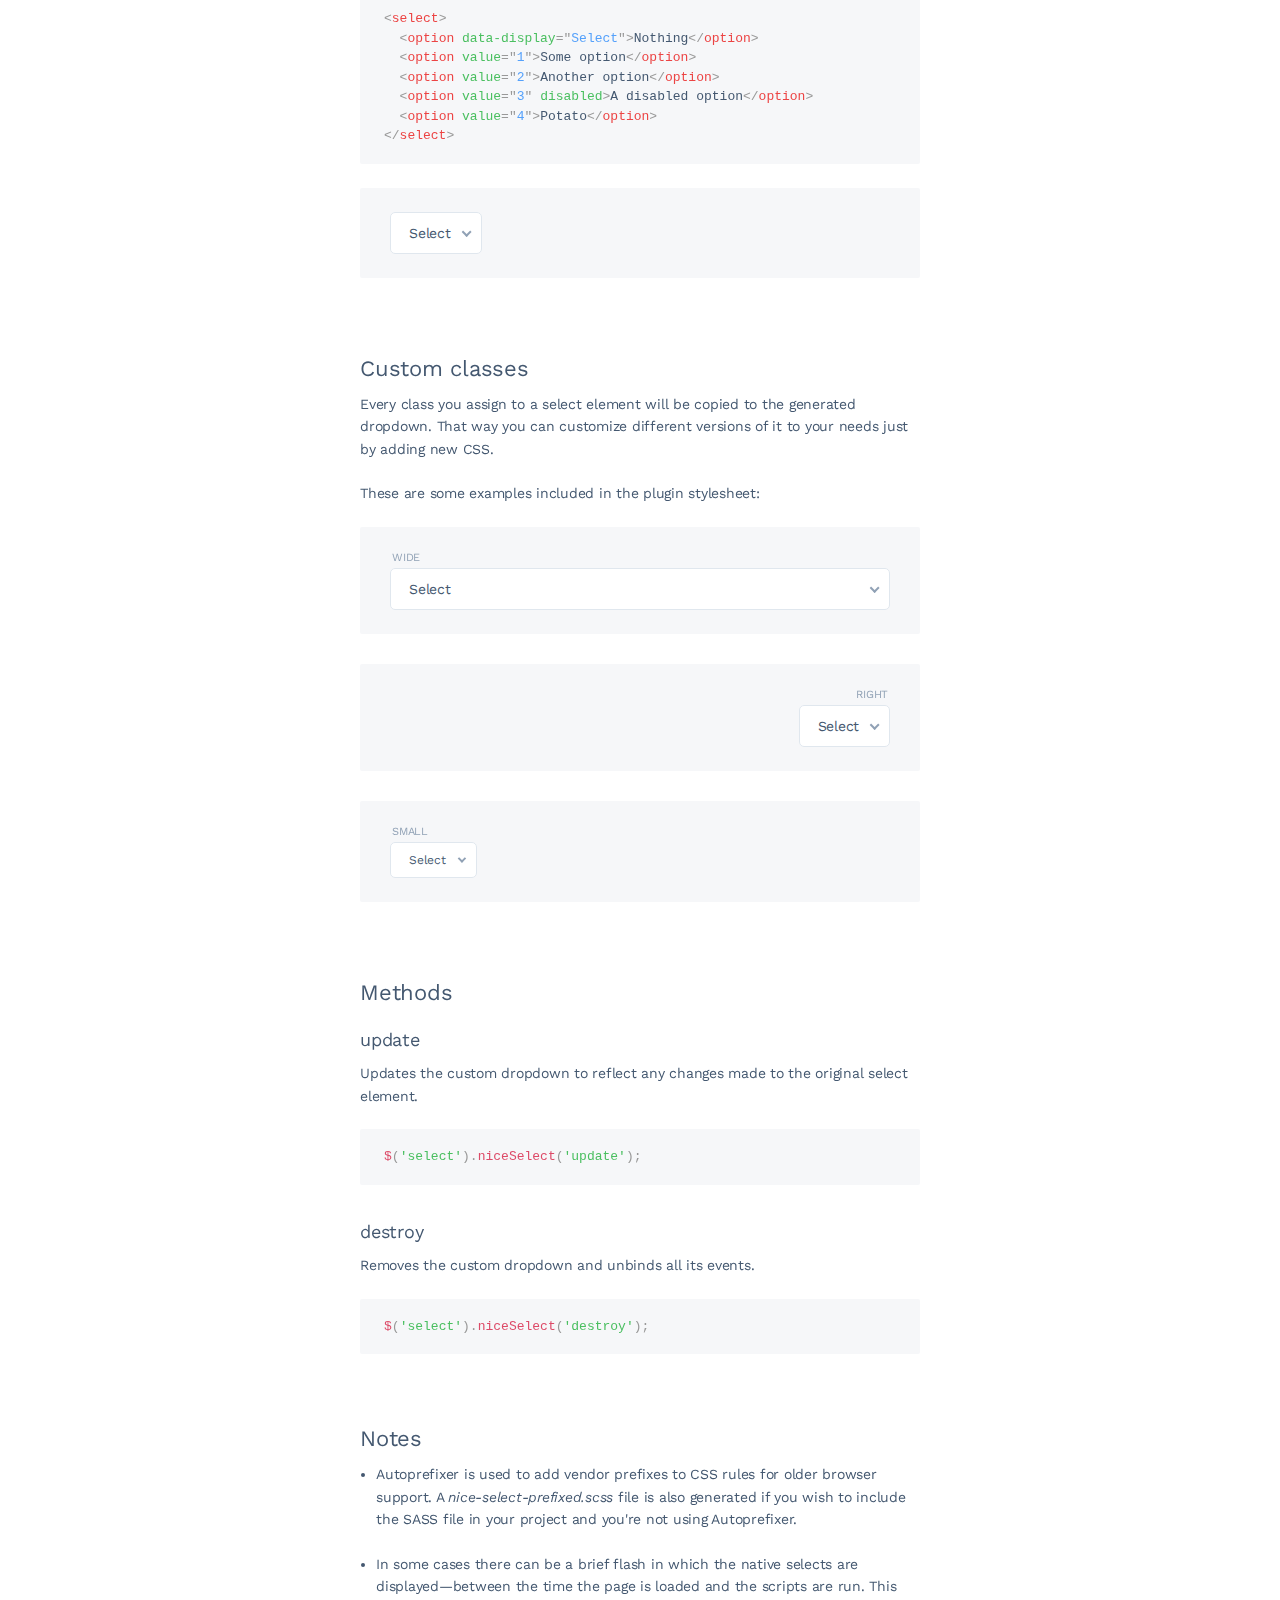
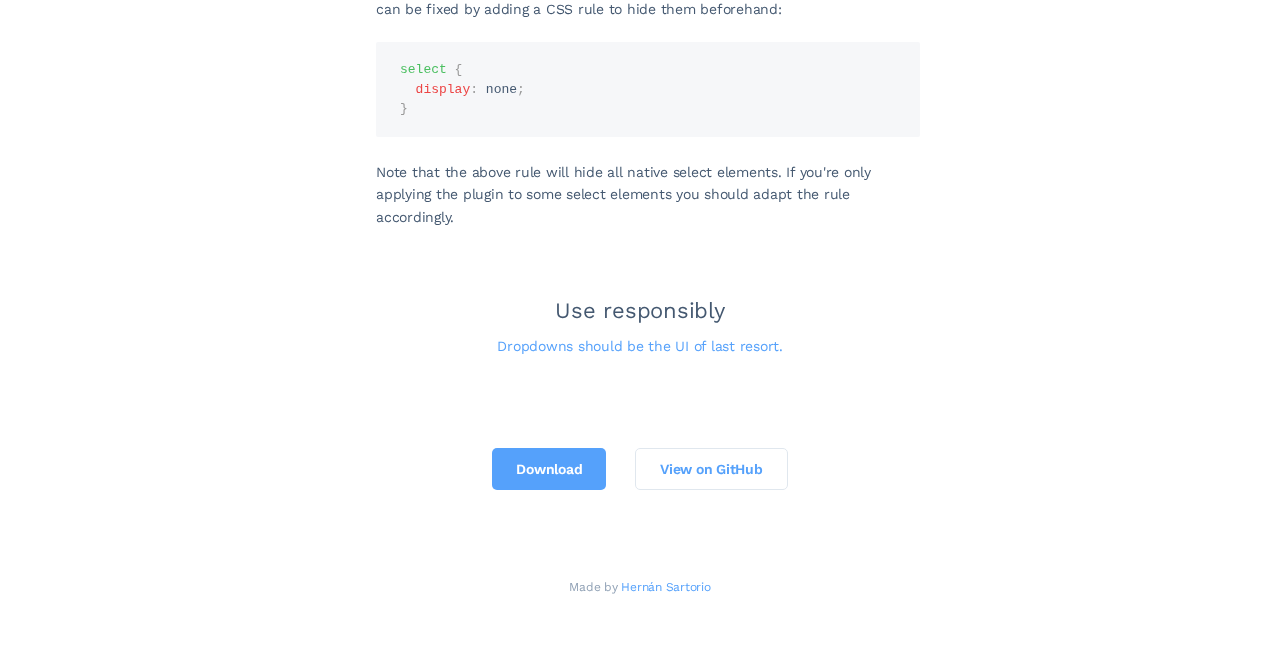
<file: plugins/jquery-nice-select-1.1.0/index.html>
<!DOCTYPE html>
<html>
<head>

  <meta charset="utf-8">
  <meta name="viewport" content="width=device-width, initial-scale=1, user-scalable=no">

  <title>jQuery Nice Select</title>

  <link href='https://fonts.googleapis.com/css?family=Work+Sans:300,400,600&Inconsolata:400,700' rel='stylesheet' type='text/css'>
  
  <link rel="stylesheet" href="css/style.css">
  
</head>

<body>

  <div class="container">
  
    <div class="header">      
      <h1>jQuery Nice Select</h1>
      
      <p>A lightweight jQuery plugin that replaces native select elements with customizable dropdowns.</p>
      
      <a href="https://github.com/hernansartorio/jquery-nice-select/archive/v1.1.0.zip" class="button">Download</a>
      <a href="https://github.com/hernansartorio/jquery-nice-select" class="button light">View on GitHub</a>
    </div>

    <h2>Usage</h2>
    <p><strong>1.</strong> Include jQuery and the plugin.</p>
    
    <pre><code class="language-html">&lt;script src=&quot;path/to/jquery.js&quot;&gt;&lt;/script&gt; 
&lt;script src=&quot;path/to/jquery.nice-select.js&quot;&gt;&lt;/script&gt;</code></pre>
    
    <p><strong>2.</strong> Include the plugin styles, either the compiled CSS...</p>
    
    <pre><code class="language-html">&lt;link rel=&quot;stylesheet&quot; href=&quot;path/to/nice-select.css&quot;&gt;</code></pre>

    <p>...or, ideally, import the SASS source (if you use SASS) in your main stylesheet for easier customization.</p>
    
    <pre><code class="language-scss">@import 'nice-select'; // Or 'nice-select-prefixed'. See 'Notes' section.</code></pre>
    
    <p><strong>3.</strong> Finally, initialize the plugin.</p>
    
    <pre><code class="language-js">$(document).ready(function() {
  $('select').niceSelect();
});</code></pre>
    
    <p>All done. That will turn this:</p>
    
    <div class="box">
      <select class="ignore">
        <option value="1">Some option</option>
        <option value="2">Another option</option>
        <option value="3" disabled>A disabled option</option>
        <option value="4">Potato</option>
      </select>
    </div>
    
    <p>...into this:</p>
    
    <div class="box">
      <select>
        <option value="1">Some option</option>
        <option value="2">Another option</option>
        <option value="3" disabled>A disabled option</option>
        <option value="4">Potato</option>
      </select>
    </div>
    
    <p>There are no settings (a native select doesn't have settings), although there are a couple of special features, documented below.</p>
    
    <h2>Display text</h2>
    <p>You can specify an alternate text for each option, which will be displayed on the dropdown when that option is selected.</p>
    
    <p>Add a <code class="language-html">data-display</code> attribute to the desired options. For example:</p>
    
    <pre><code class="language-html">&lt;select&gt;
  &lt;option data-display=&quot;Select&quot;&gt;Nothing&lt;/option&gt;
  &lt;option value=&quot;1&quot;&gt;Some option&lt;/option&gt;
  &lt;option value=&quot;2&quot;&gt;Another option&lt;/option&gt;
  &lt;option value=&quot;3&quot; disabled&gt;A disabled option&lt;/option&gt;
  &lt;option value=&quot;4&quot;&gt;Potato&lt;/option&gt;
&lt;/select&gt;</code></pre>
    
    <div class="box">
      <select>
        <option data-display="Select">Nothing</option>
        <option value="1">Some option</option>
        <option value="2">Another option</option>
        <option value="3" disabled>A disabled option</option>
        <option value="4">Potato</option>
      </select>
    </div>

    <h2>Custom classes</h2>
    
    <p>Every class you assign to a select element will be copied to the generated dropdown. That way you can customize different versions of it to your needs just by adding new CSS.</p>
    
    <p>These are some examples included in the plugin stylesheet:</p>
    
    <div class="box">
      <label>Wide</label>
      <select class="wide">
        <option data-display="Select">Nothing</option>
        <option value="1">Some option</option>
        <option value="2">Another option</option>
        <option value="3" disabled>A disabled option</option>
        <option value="4">Potato</option>
      </select>
    </div>
    
    <div class="box">
      <label class="right">Right</label>
      <select class="right">
        <option data-display="Select">Nothing</option>
        <option value="1">Some option</option>
        <option value="2">Another option</option>
        <option value="3" disabled>A disabled option</option>
        <option value="4">Potato</option>
      </select>
    </div>
    
    <div class="box">
      <label>Small</label>
      <select class="small">
        <option data-display="Select">Nothing</option>
        <option value="1">Some option</option>
        <option value="2">Another option</option>
        <option value="3" disabled>A disabled option</option>
        <option value="4">Potato</option>
      </select>
    </div>
    
    <h2>Methods</h2>
    
    <h3>update</h3>
    
    <p>Updates the custom dropdown to reflect any changes made to the original select element.</p>
    
    <pre><code class="language-js">$('select').niceSelect('update');</code></pre>
    
    <h3>destroy</h3>
    
    <p>Removes the custom dropdown and unbinds all its events.</p>
    
    <pre><code class="language-js">$('select').niceSelect('destroy');</code></pre>
    
    <h2>Notes</h2>  
    
    <ul>
      <li>
        <p>Autoprefixer is used to add vendor prefixes to CSS rules for older browser support. A <i>nice-select-prefixed.scss</i> file is also generated if you wish to include the SASS file in your project and you're not using Autoprefixer.</p>
      </li>
      <li>
        <p>In some cases there can be a brief flash in which the native selects are displayed—between the time the page is loaded and the scripts are run. This can be fixed by adding a CSS rule to hide them beforehand:</p>
            
        <pre><code class="language-scss">select {
  display: none;
}</code></pre>

        <p>Note that the above rule will hide all native select elements. If you're only applying the plugin to some select elements you should adapt the rule accordingly.</p>
      </li>
    </ul>

    <div class="footer">
      <h2>Use responsibly</h2>
      
      <p><a href="http://www.lukew.com/ff/entry.asp?1950">Dropdowns should be the UI of last resort.</a></p>
      
      <a href="https://github.com/hernansartorio/jquery-nice-select/archive/v1.1.0.zip" class="button">Download</a>
      <a href="https://github.com/hernansartorio/jquery-nice-select" class="button light">View on GitHub</a>
      
      <div class="credit">
        Made by <a href="http://hernansartorio.com?r=ns">Hernán Sartorio</a>
      </div>
    </div>
    
    
  </div>
  
  <script src="js/jquery.js"></script>
  <script src="js/jquery.nice-select.min.js"></script>
  <script src="js/fastclick.js"></script>
  <script src="js/prism.js"></script>
  
  <script>
    $(document).ready(function() {
      $('select:not(.ignore)').niceSelect();      
      FastClick.attach(document.body);
    });    
  </script>
  
  <script>
    (function(i,s,o,g,r,a,m){i['GoogleAnalyticsObject']=r;i[r]=i[r]||function(){
    (i[r].q=i[r].q||[]).push(arguments)},i[r].l=1*new Date();a=s.createElement(o),
    m=s.getElementsByTagName(o)[0];a.async=1;a.src=g;m.parentNode.insertBefore(a,m)
    })(window,document,'script','//www.google-analytics.com/analytics.js','ga');

    ga('create', 'UA-64633646-1', 'auto');
    ga('send', 'pageview');
  </script>
  
</body>
</html>
</file>
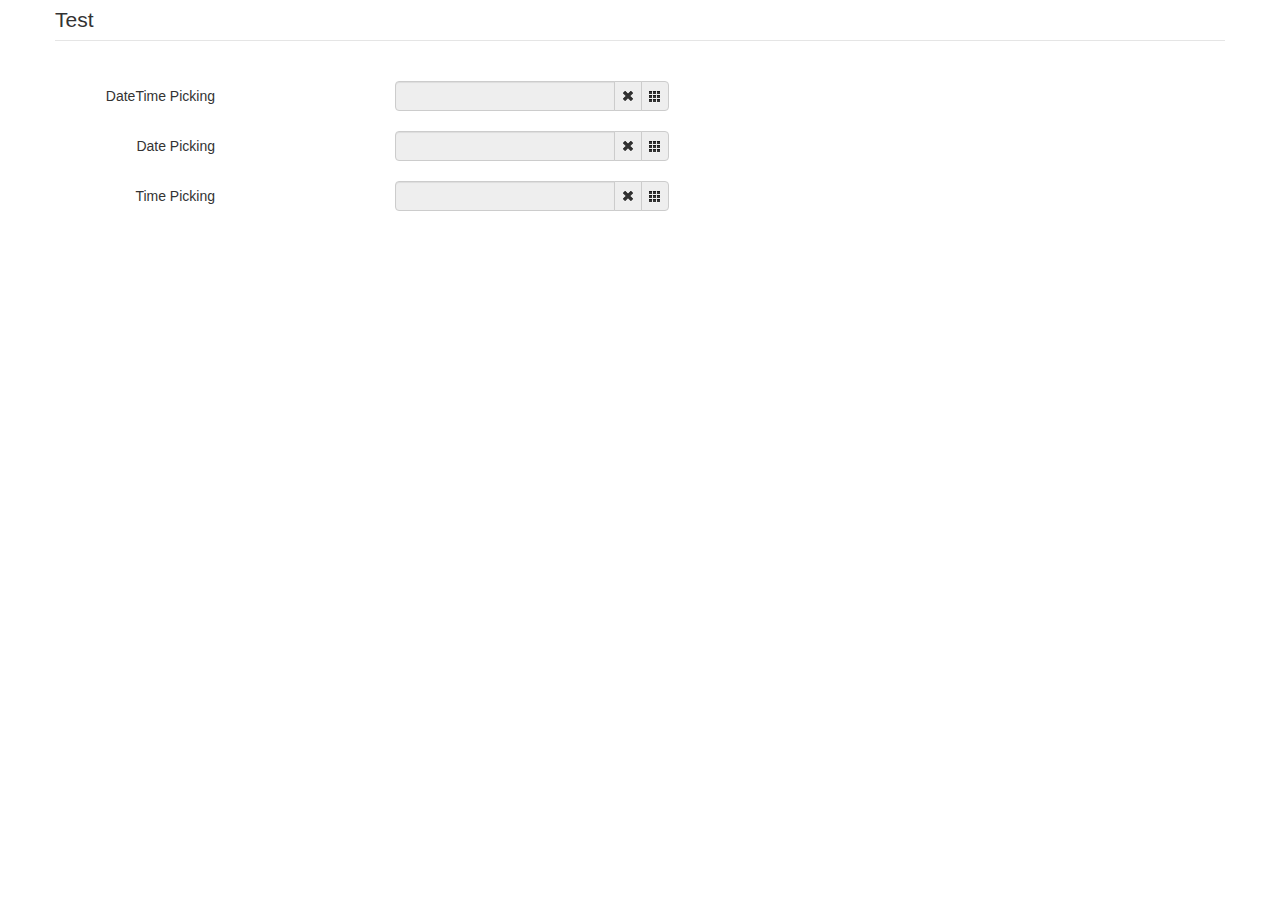
<file: plugins/datetimepicker/sample in bootstrap v2/index.html>
<!DOCTYPE html>
<html>
<head>
    <title></title>
    <link href="./bootstrap/css/bootstrap.min.css" rel="stylesheet" media="screen">
    <link href="../css/bootstrap-datetimepicker.min.css" rel="stylesheet" media="screen">
</head>

<body>
<div class="container">
    <form action="" class="form-horizontal">
        <fieldset>
            <legend>Test</legend>
            <div class="control-group">
                <label class="control-label">DateTime Picking</label>
                <div class="controls input-append date form_datetime" data-date="1979-09-16T05:25:07Z" data-date-format="dd MM yyyy - HH:ii p" data-link-field="dtp_input1">
                    <input size="16" type="text" value="" readonly>
                    <span class="add-on"><i class="icon-remove"></i></span>
					<span class="add-on"><i class="icon-th"></i></span>
                </div>
				<input type="hidden" id="dtp_input1" value="" /><br/>
            </div>
			<div class="control-group">
                <label class="control-label">Date Picking</label>
                <div class="controls input-append date form_date" data-date="" data-date-format="dd MM yyyy" data-link-field="dtp_input2" data-link-format="yyyy-mm-dd">
                    <input size="16" type="text" value="" readonly>
                    <span class="add-on"><i class="icon-remove"></i></span>
					<span class="add-on"><i class="icon-th"></i></span>
                </div>
				<input type="hidden" id="dtp_input2" value="" /><br/>
            </div>
			<div class="control-group">
                <label class="control-label">Time Picking</label>
                <div class="controls input-append date form_time" data-date="" data-date-format="hh:ii" data-link-field="dtp_input3" data-link-format="hh:ii">
                    <input size="16" type="text" value="" readonly>
                    <span class="add-on"><i class="icon-remove"></i></span>
					<span class="add-on"><i class="icon-th"></i></span>
                </div>
				<input type="hidden" id="dtp_input3" value="" /><br/>
            </div>
        </fieldset>
    </form>
</div>

<script type="text/javascript" src="./jquery/jquery-1.8.3.min.js" charset="UTF-8"></script>
<script type="text/javascript" src="./bootstrap/js/bootstrap.min.js"></script>
<script type="text/javascript" src="../js/bootstrap-datetimepicker.js" charset="UTF-8"></script>
<script type="text/javascript" src="../js/locales/bootstrap-datetimepicker.fr.js" charset="UTF-8"></script>
<script type="text/javascript">
    $('.form_datetime').datetimepicker({
        //language:  'fr',
        weekStart: 1,
        todayBtn:  1,
		autoclose: 1,
		todayHighlight: 1,
		startView: 2,
		forceParse: 0,
        showMeridian: 1
    });
	$('.form_date').datetimepicker({
        language:  'fr',
        weekStart: 1,
        todayBtn:  1,
		autoclose: 1,
		todayHighlight: 1,
		startView: 2,
		minView: 2,
		forceParse: 0
    });
	$('.form_time').datetimepicker({
        language:  'fr',
        weekStart: 1,
        todayBtn:  1,
		autoclose: 1,
		todayHighlight: 1,
		startView: 1,
		minView: 0,
		maxView: 1,
		forceParse: 0
    });
</script>

</body>
</html>
</file>
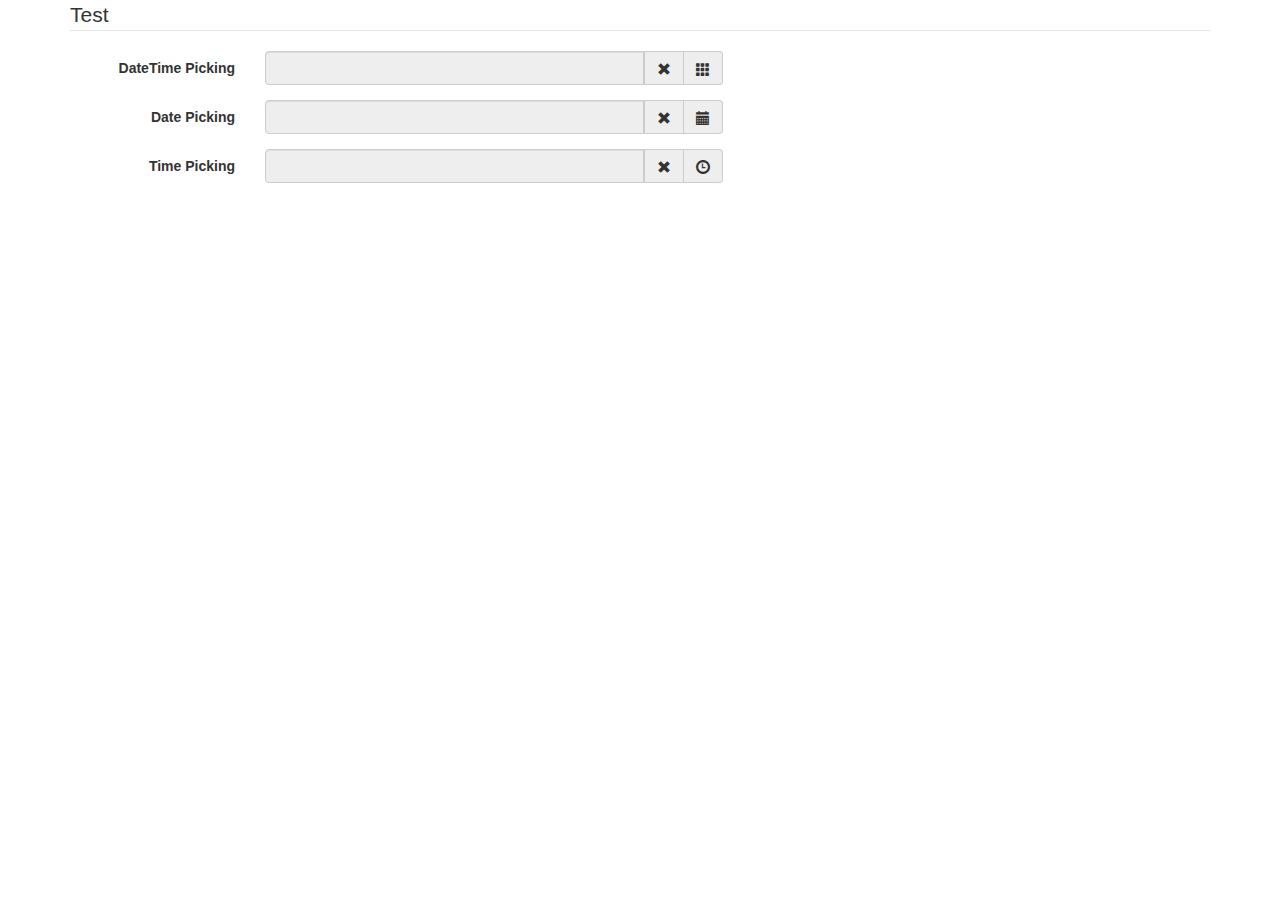
<file: plugins/datetimepicker/sample in bootstrap v3/index.html>
<!DOCTYPE html>
<html>
<head>
    <title></title>
    <link href="./bootstrap/css/bootstrap.min.css" rel="stylesheet" media="screen">
    <link href="../css/bootstrap-datetimepicker.min.css" rel="stylesheet" media="screen">
</head>

<body>
<div class="container">
    <form action="" class="form-horizontal"  role="form">
        <fieldset>
            <legend>Test</legend>
            <div class="form-group">
                <label for="dtp_input1" class="col-md-2 control-label">DateTime Picking</label>
                <div class="input-group date form_datetime col-md-5" data-date="1979-09-16T05:25:07Z" data-date-format="dd MM yyyy - HH:ii p" data-link-field="dtp_input1">
                    <input class="form-control" size="16" type="text" value="" readonly>
                    <span class="input-group-addon"><span class="glyphicon glyphicon-remove"></span></span>
					<span class="input-group-addon"><span class="glyphicon glyphicon-th"></span></span>
                </div>
				<input type="hidden" id="dtp_input1" value="" /><br/>
            </div>
			<div class="form-group">
                <label for="dtp_input2" class="col-md-2 control-label">Date Picking</label>
                <div class="input-group date form_date col-md-5" data-date="" data-date-format="dd MM yyyy" data-link-field="dtp_input2" data-link-format="yyyy-mm-dd">
                    <input class="form-control" size="16" type="text" value="" readonly>
                    <span class="input-group-addon"><span class="glyphicon glyphicon-remove"></span></span>
					<span class="input-group-addon"><span class="glyphicon glyphicon-calendar"></span></span>
                </div>
				<input type="hidden" id="dtp_input2" value="" /><br/>
            </div>
			<div class="form-group">
                <label for="dtp_input3" class="col-md-2 control-label">Time Picking</label>
                <div class="input-group date form_time col-md-5" data-date="" data-date-format="hh:ii" data-link-field="dtp_input3" data-link-format="hh:ii">
                    <input class="form-control" size="16" type="text" value="" readonly>
                    <span class="input-group-addon"><span class="glyphicon glyphicon-remove"></span></span>
					<span class="input-group-addon"><span class="glyphicon glyphicon-time"></span></span>
                </div>
				<input type="hidden" id="dtp_input3" value="" /><br/>
            </div>
        </fieldset>
    </form>
</div>

<script type="text/javascript" src="./jquery/jquery-1.8.3.min.js" charset="UTF-8"></script>
<script type="text/javascript" src="./bootstrap/js/bootstrap.min.js"></script>
<script type="text/javascript" src="../js/bootstrap-datetimepicker.js" charset="UTF-8"></script>
<script type="text/javascript" src="../js/locales/bootstrap-datetimepicker.fr.js" charset="UTF-8"></script>
<script type="text/javascript">
    $('.form_datetime').datetimepicker({
        //language:  'fr',
        weekStart: 1,
        todayBtn:  1,
		autoclose: 1,
		todayHighlight: 1,
		startView: 2,
		forceParse: 0,
        showMeridian: 1
    });
	$('.form_date').datetimepicker({
        language:  'fr',
        weekStart: 1,
        todayBtn:  1,
		autoclose: 1,
		todayHighlight: 1,
		startView: 2,
		minView: 2,
		forceParse: 0
    });
	$('.form_time').datetimepicker({
        language:  'fr',
        weekStart: 1,
        todayBtn:  1,
		autoclose: 1,
		todayHighlight: 1,
		startView: 1,
		minView: 0,
		maxView: 1,
		forceParse: 0
    });
</script>

</body>
</html>
</file>
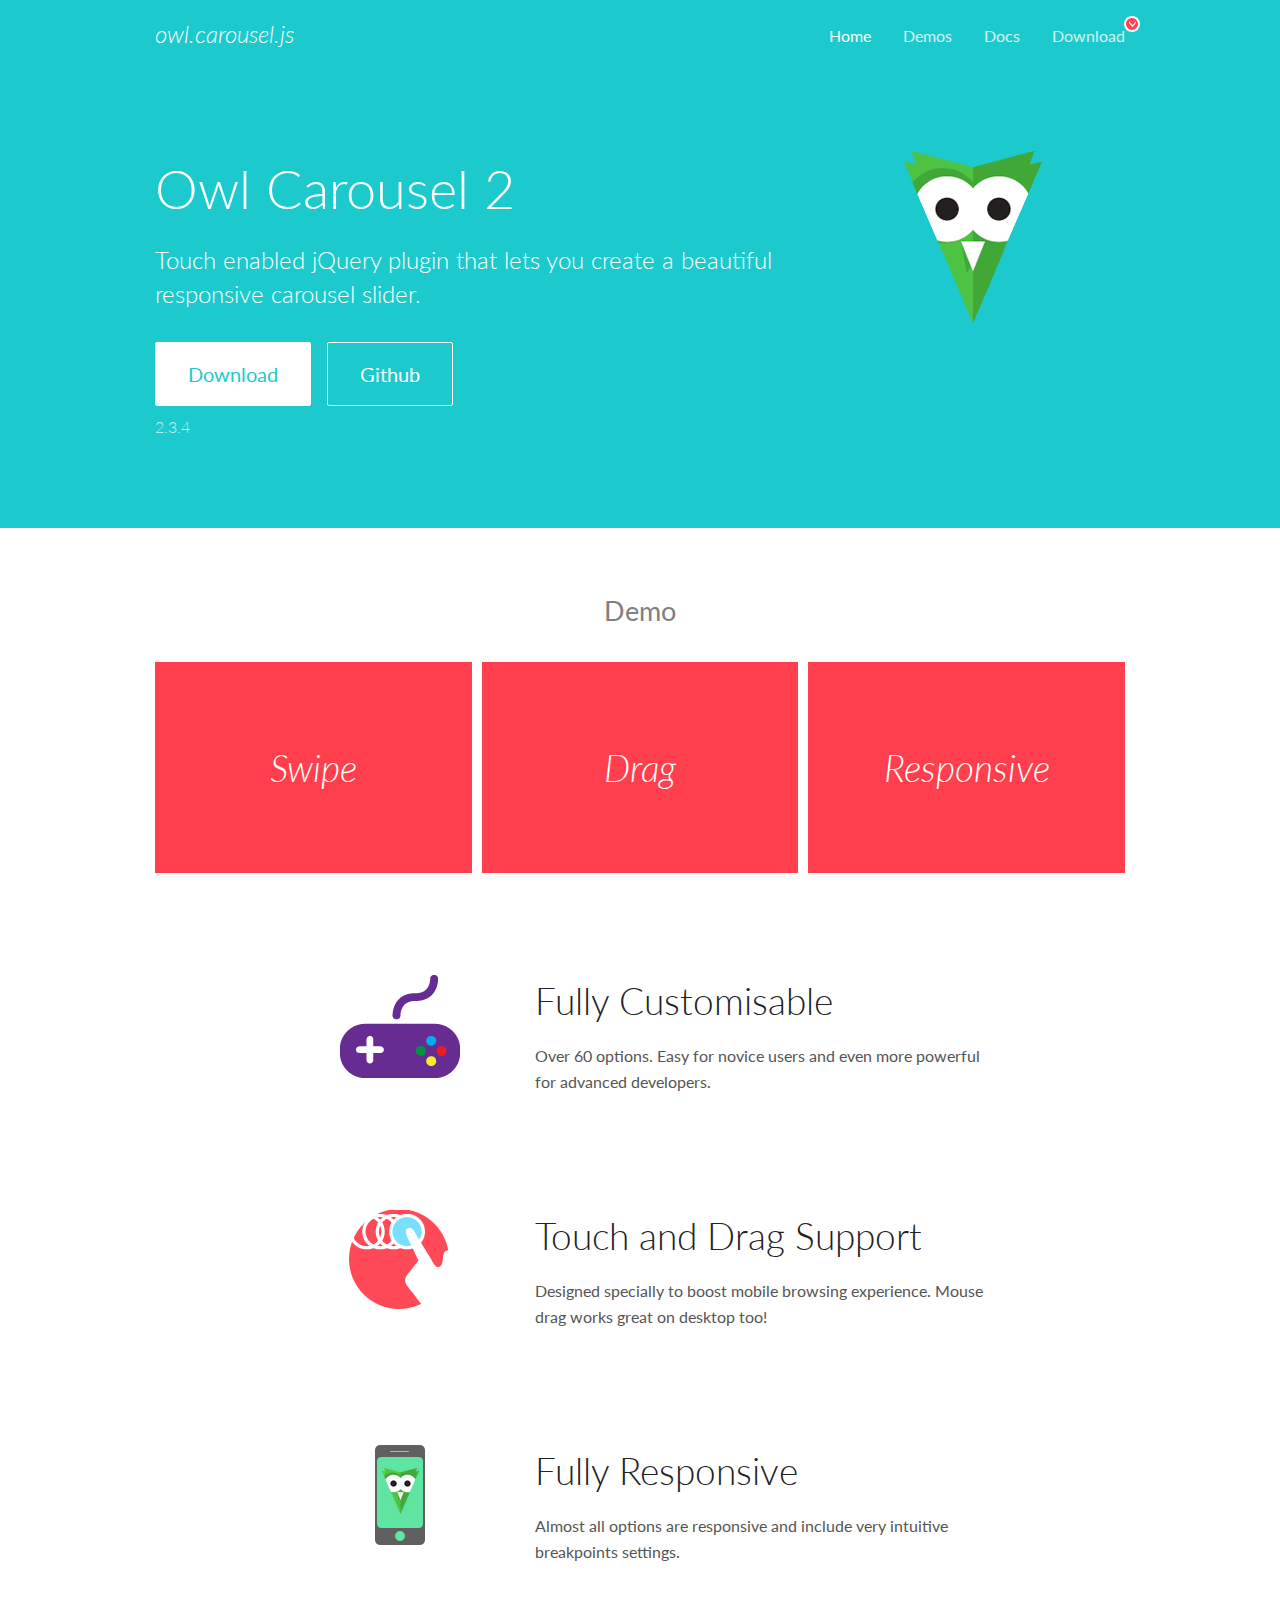
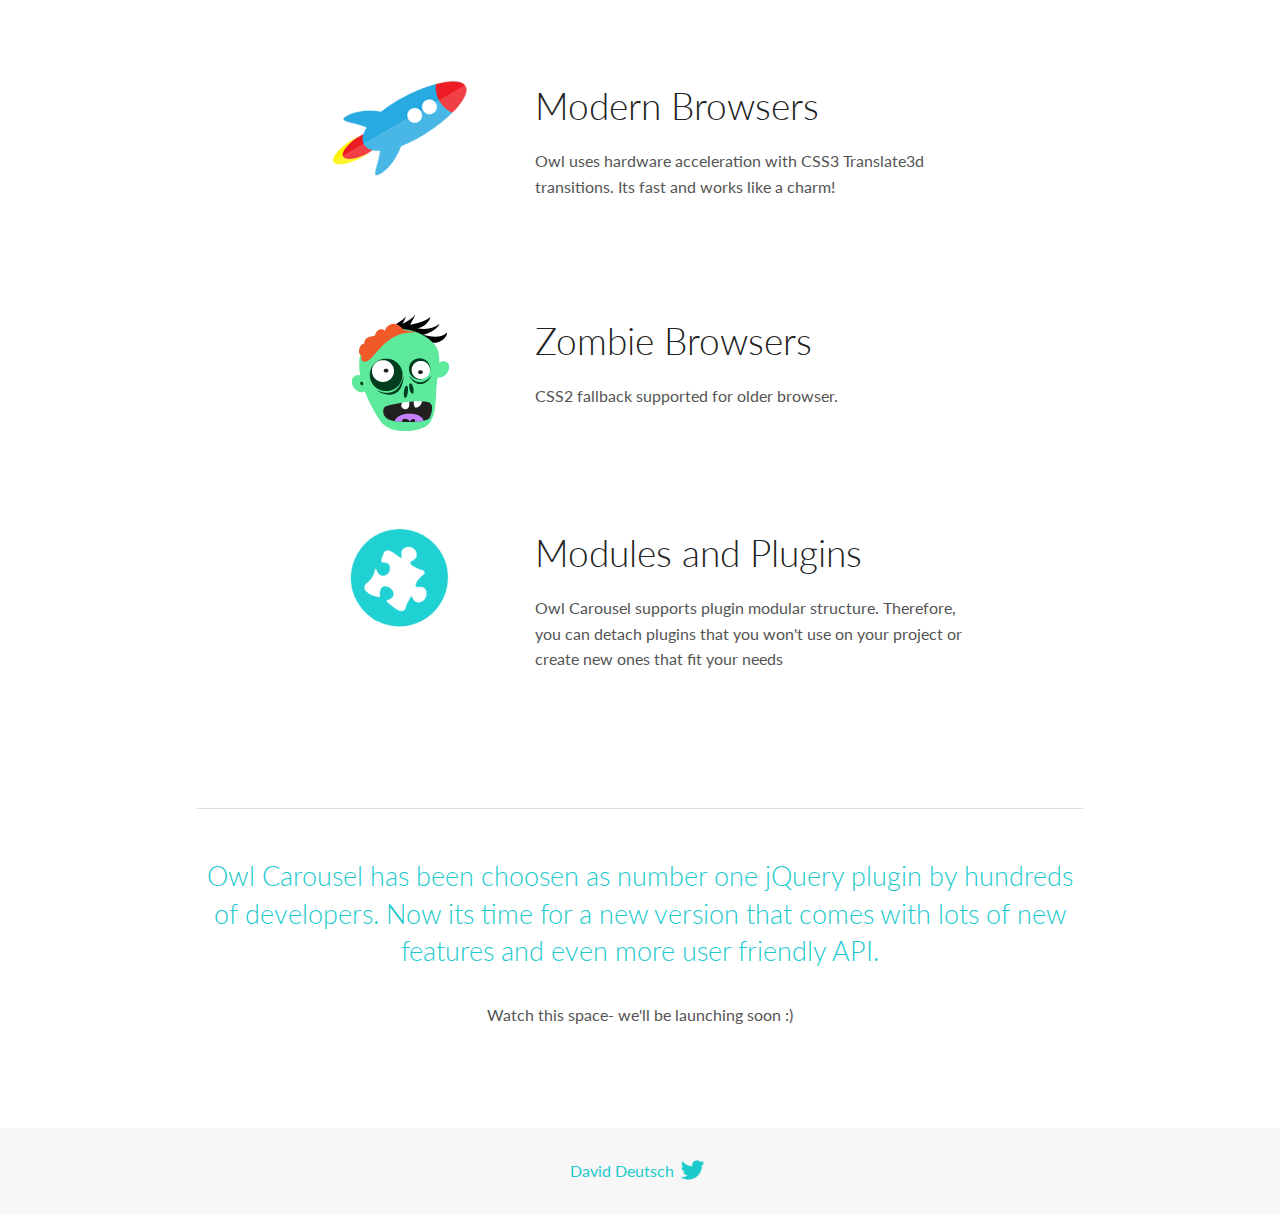
<file: plugins/OwlCarousel2-2.3.4/docs/index.html>
<!DOCTYPE html>
<html lang="en">
  <head>

    <!-- head -->
    <meta charset="utf-8">
    <meta name="msapplication-tap-highlight" content="no" />
    <meta name="viewport" content="width=device-width, initial-scale=1.0" />
    <meta name="description" content="Touch enabled jQuery plugin that lets you create beautiful responsive carousel slider.">
    <meta name="author" content="David Deutsch">
    <title>
      Home | Owl Carousel | 2.3.4
    </title>

    <!-- Stylesheets -->
    <link href='https://fonts.googleapis.com/css?family=Lato:300,400,700,400italic,300italic' rel='stylesheet' type='text/css'>
    <link rel="stylesheet" href="assets/css/docs.theme.min.css">

    <!-- Owl Stylesheets -->
    <link rel="stylesheet" href="assets/owlcarousel/assets/owl.carousel.min.css">
    <link rel="stylesheet" href="assets/owlcarousel/assets/owl.theme.default.min.css">

    <!-- HTML5 shim and Respond.js IE8 support of HTML5 elements and media queries -->

    <!--[if lt IE 9]>
      <script src="https://oss.maxcdn.com/libs/html5shiv/3.7.0/html5shiv.js"></script>
      <script src="https://oss.maxcdn.com/libs/respond.js/1.3.0/respond.min.js"></script>
    <![endif]-->

    <!-- Favicons -->
    <link rel="apple-touch-icon-precomposed" sizes="144x144" href="assets/ico/apple-touch-icon-144-precomposed.png">
    <link rel="shortcut icon" href="assets/ico/favicon.png">
    <link rel="shortcut icon" href="favicon.ico">

    <!-- Yeah i know js should not be in header. Its required for demos.-->

    <!-- javascript -->
    <script src="assets/vendors/jquery.min.js"></script>
    <script src="assets/owlcarousel/owl.carousel.js"></script>
  </head>
  <body>

    <!-- header -->
    <header class="header">
      <div class="row">
        <div class="large-12 columns">
          <div class="brand left">
            <h3>
              <a href="/OwlCarousel2/">owl.carousel.js</a> 
            </h3>
          </div>
          <a id="toggle-nav" class="right">
            <span></span> <span></span> <span></span> 
          </a> 
          <div class="nav-bar">
            <ul class="clearfix">
              <li class="active">
                <a href="/OwlCarousel2/index.html">Home</a> 
              </li>
              <li> <a href="/OwlCarousel2/demos/demos.html">Demos</a>  </li>
              <li> <a href="/OwlCarousel2/docs/started-welcome.html">Docs</a>  </li>
              <li>
                <a href="https://github.com/OwlCarousel2/OwlCarousel2/archive/2.3.4.zip">Download</a> 
                <span class="download"></span> 
              </li>
            </ul>
          </div>
        </div>
      </div>
    </header>

    <!-- home panel -->
    <section id="hero">
      <div class="row">
        <div class="large-8 medium-8 columns">
          <h1>Owl Carousel 2</h1>
          <h4>Touch enabled jQuery plugin that lets you create a beautiful responsive carousel slider.</h4>
          <a href="https://github.com/OwlCarousel2/OwlCarousel2/archive/2.3.4.zip" class="hero-button">Download</a> 
          <a href="https://github.com/OwlCarousel2/OwlCarousel2" class="hero-button outline">Github</a> 
          <p>2.3.4</p>
        </div>
        <div class="large-4 medium-4 columns">
          <img class="owl-logo" src="assets/img/owl-logo.png" alt="mr. Owl">
        </div>
      </div>
    </section>

    <!-- body -->
    <div class="home-demo">
      <div class="row">
        <div class="large-12 columns">
          <h3>Demo</h3>
          <div class="owl-carousel">
            <div class="item">
              <h2>Swipe</h2>
            </div>
            <div class="item">
              <h2>Drag</h2>
            </div>
            <div class="item">
              <h2>Responsive</h2>
            </div>
            <div class="item">
              <h2>CSS3</h2>
            </div>
            <div class="item">
              <h2>Fast</h2>
            </div>
            <div class="item">
              <h2>Easy</h2>
            </div>
            <div class="item">
              <h2>Free</h2>
            </div>
            <div class="item">
              <h2>Upgradable</h2>
            </div>
            <div class="item">
              <h2>Tons of options</h2>
            </div>
            <div class="item">
              <h2>Infinity</h2>
            </div>
            <div class="item">
              <h2>Auto Width</h2>
            </div>
          </div>
        </div>
      </div>
    </div>
    <script>
      var owl = $('.owl-carousel');
      owl.owlCarousel({
        margin: 10,
        loop: true,
        responsive: {
          0: {
            items: 1
          },
          600: {
            items: 2
          },
          1000: {
            items: 3
          }
        }
      })
    </script>

    <!-- features -->
    <div id="features">
      <div class="row">
        <div class="small-12 medium-9 small-centered columns">
          <section class="row feature">
            <div class="medium-4 small-12 columns">
              <img src="assets/img/feature-options.png" alt="">
            </div>
            <div class="medium-8 small-12 columns">
              <h2>Fully Customisable</h2>
              <p>Over 60 options. Easy for novice users and even more powerful for advanced developers.</p>
            </div>
          </section>
          <section class="row feature">
            <div class="medium-4 small-12 columns">
              <img src="assets/img/feature-drag.png" alt="">
            </div>
            <div class="medium-8 small-12 columns">
              <h2>Touch and Drag Support</h2>
              <p>Designed specially to boost mobile browsing experience. Mouse drag works great on desktop too!</p>
            </div>
          </section>
          <section class="row feature">
            <div class="medium-4 small-12 columns">
              <img src="assets/img/feature-responsive.png" alt="">
            </div>
            <div class="medium-8 small-12 columns">
              <h2>Fully Responsive</h2>
              <p>Almost all options are responsive and include very intuitive breakpoints settings.</p>
            </div>
          </section>
          <section class="row feature">
            <div class="medium-4 small-12 columns">
              <img src="assets/img/feature-modern.png" alt="">
            </div>
            <div class="medium-8 small-12 columns">
              <h2>Modern Browsers</h2>
              <p>Owl uses hardware acceleration with CSS3 Translate3d transitions. Its fast and works like a charm! </p>
            </div>
          </section>
          <section class="row feature">
            <div class="medium-4 small-12 columns">
              <img src="assets/img/feature-zombie.png" alt="">
            </div>
            <div class="medium-8 small-12 columns">
              <h2>Zombie Browsers</h2>
              <p>CSS2 fallback supported for older browser.</p>
            </div>
          </section>
          <section class="row feature">
            <div class="medium-4 small-12 columns">
              <img src="assets/img/feature-module.png" alt="">
            </div>
            <div class="medium-8 small-12 columns">
              <h2>Modules and Plugins</h2>
              <p>Owl Carousel supports plugin modular structure. Therefore, you can detach plugins that you won&#x27;t use on your project or create new ones that fit your needs</p>
            </div>
          </section>
        </div>
      </div>
    </div>

    <!-- footer -->
    <section id="teaser-text">
      <div class="row">
        <div class="small-12 medium-11 small-centered columns">
          <hr>
          <h3 id="owl-carousel-has-been-choosen-as-number-one-jquery-plugin-by-hundreds-of-developers-now-its-time-for-a-new-version-that-comes-with-lots-of-new-features-and-even-more-user-friendly-api-">Owl Carousel has been choosen as number one jQuery plugin by hundreds of developers. Now its time for a new version that comes with lots of new features and even more user friendly API.</h3>
          <p>Watch this space- we&#39;ll be launching soon :)</p>
        </div>
      </div>
    </section>

    <!-- footer -->
    <footer class="footer">
      <div class="row">
        <div class="large-12 columns">
          <h5>
            <a href="/OwlCarousel2/docs/support-contact.html">David Deutsch</a> 
            <a id="custom-tweet-button" href="https://twitter.com/share?url=https://github.com/OwlCarousel2/OwlCarousel2&text=Owl Carousel - This is so awesome! " target="_blank"></a> 
          </h5>
        </div>
      </div>
    </footer>

    <!-- vendors -->
    <script src="assets/vendors/highlight.js"></script>
    <script src="assets/js/app.js"></script>
  </body>
</html>
</file>
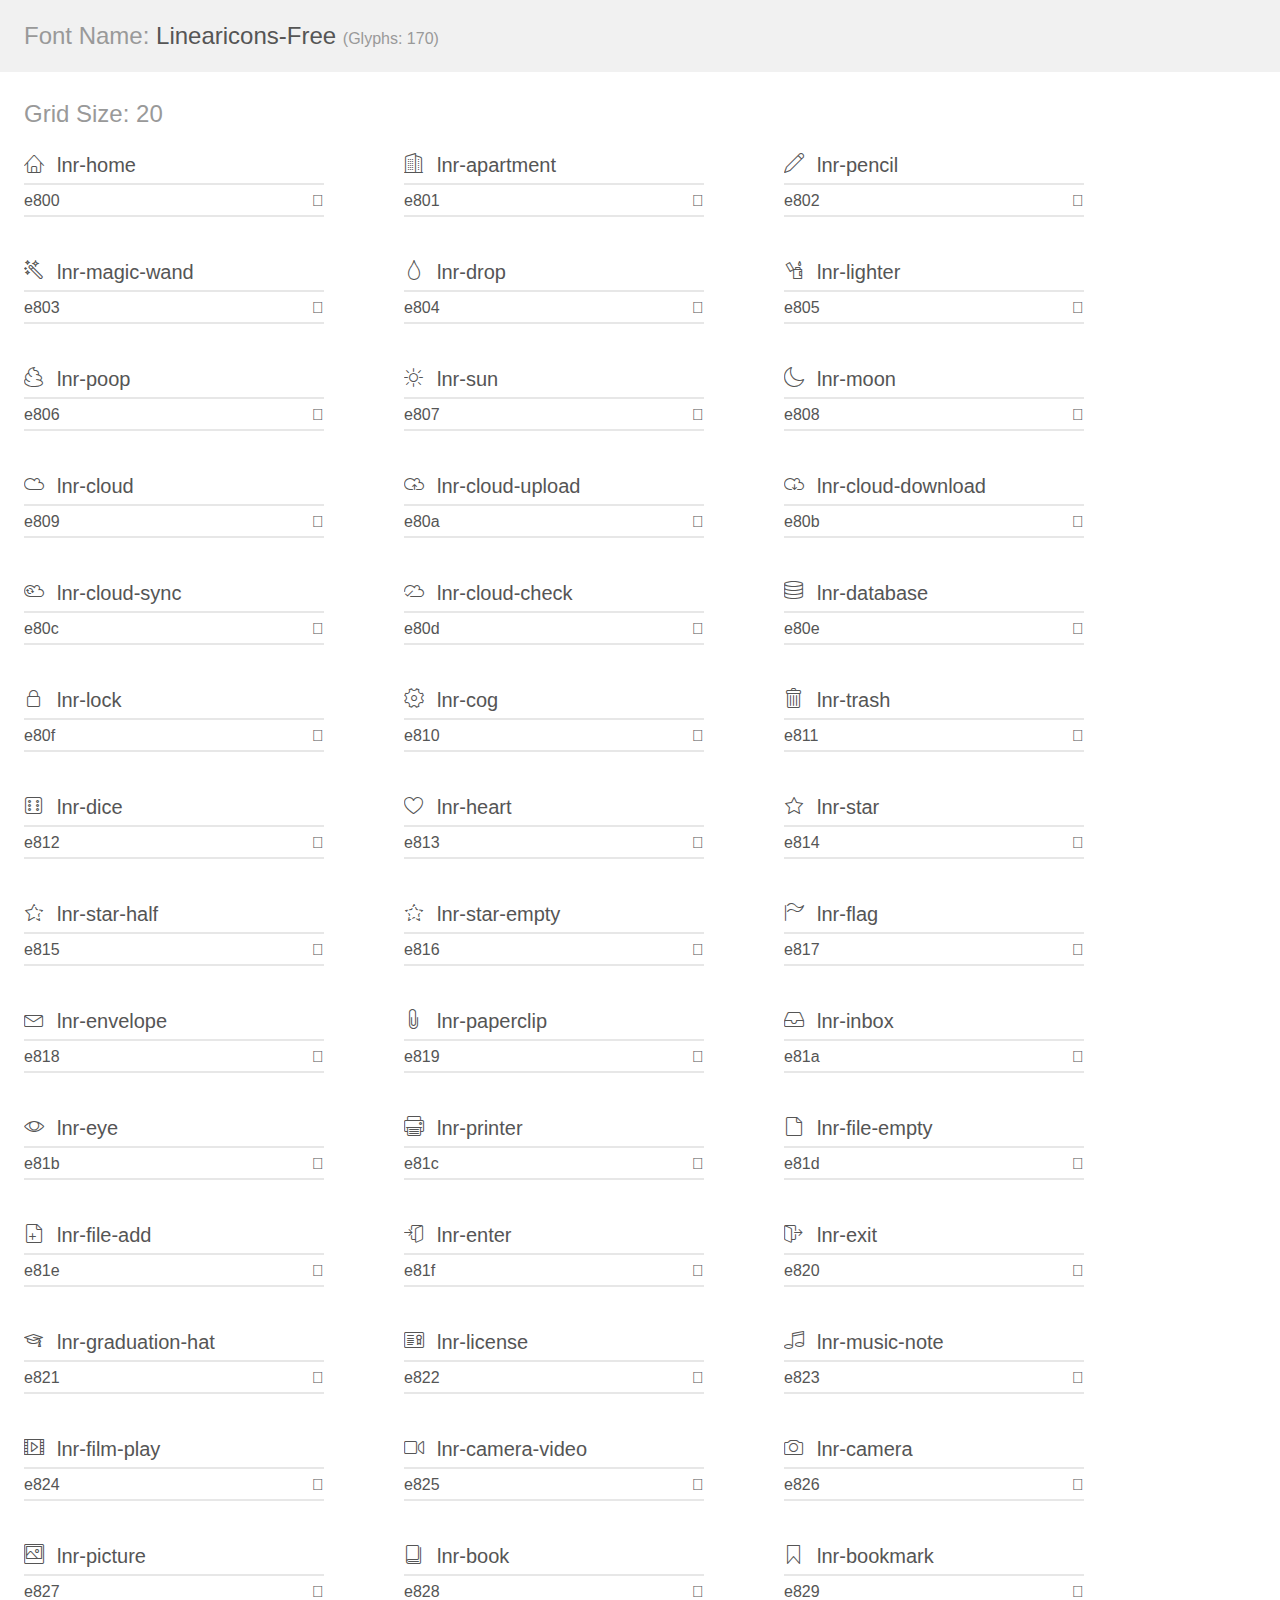
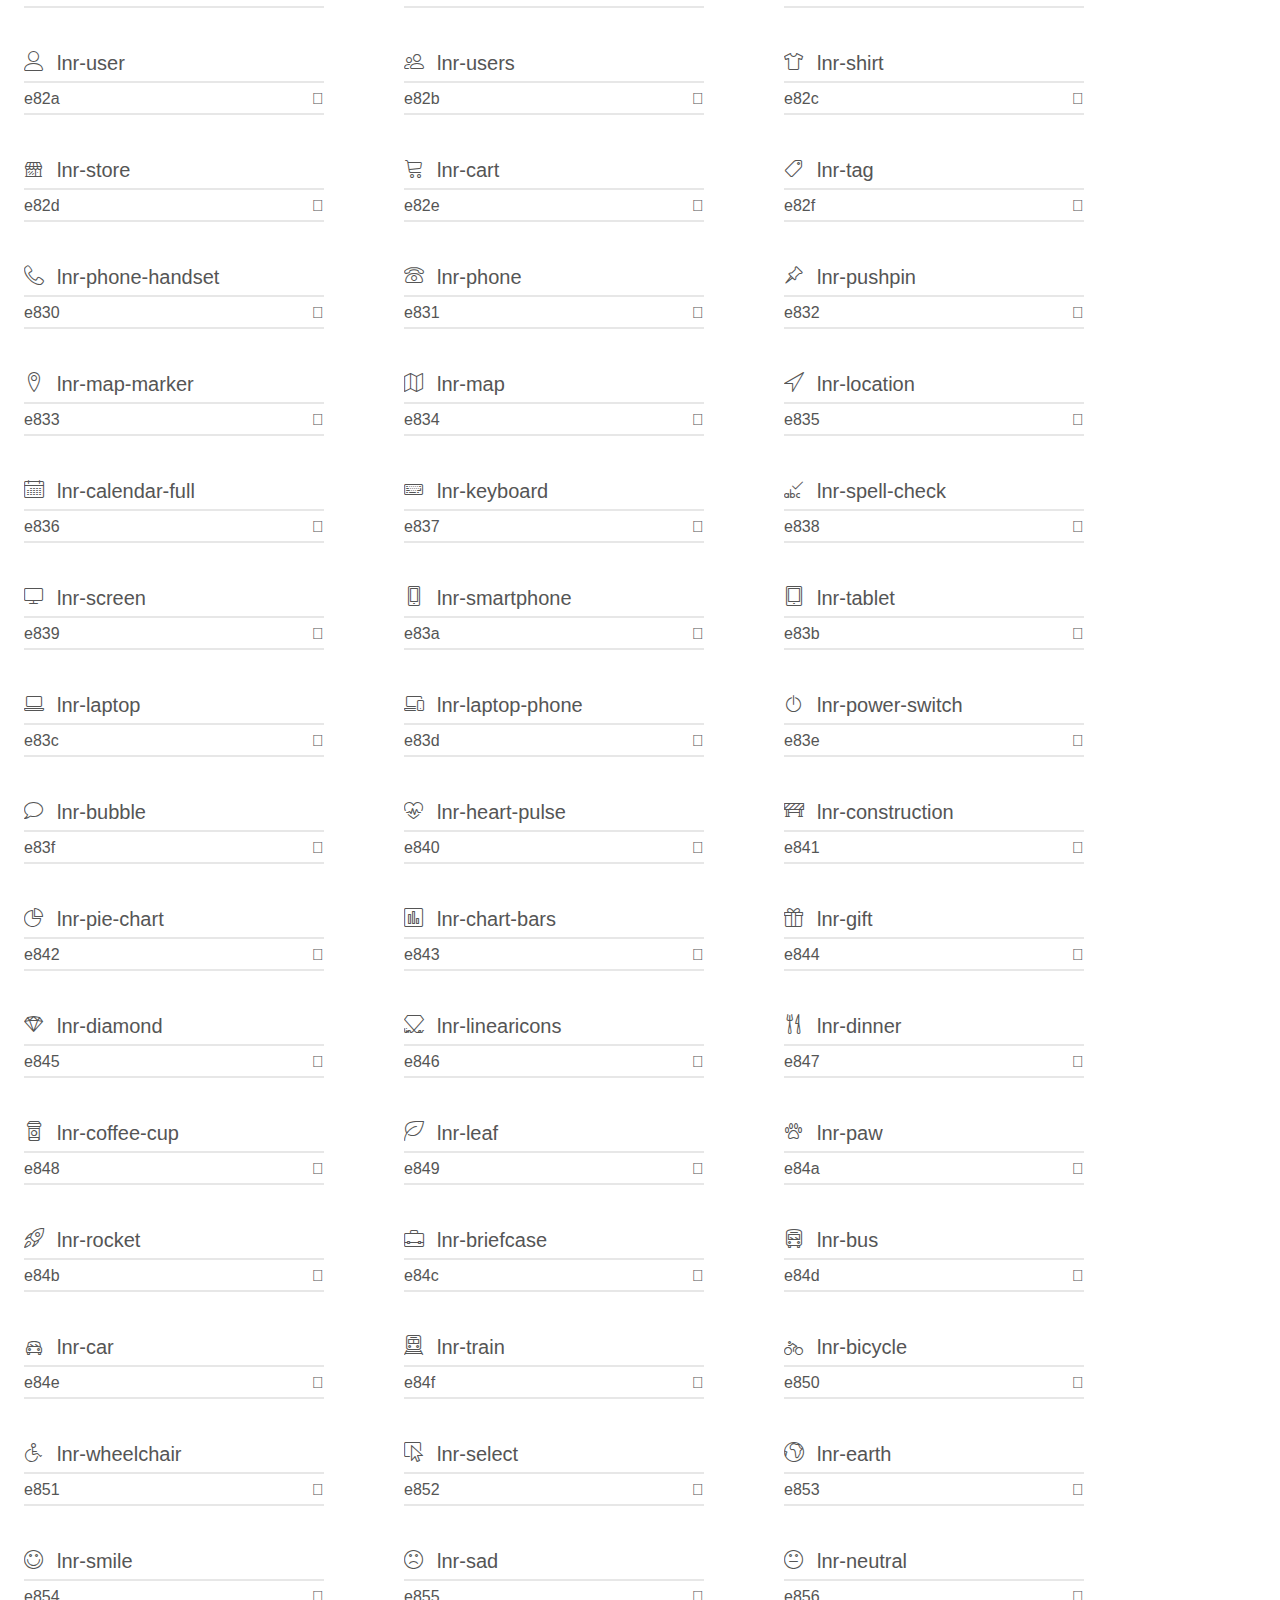
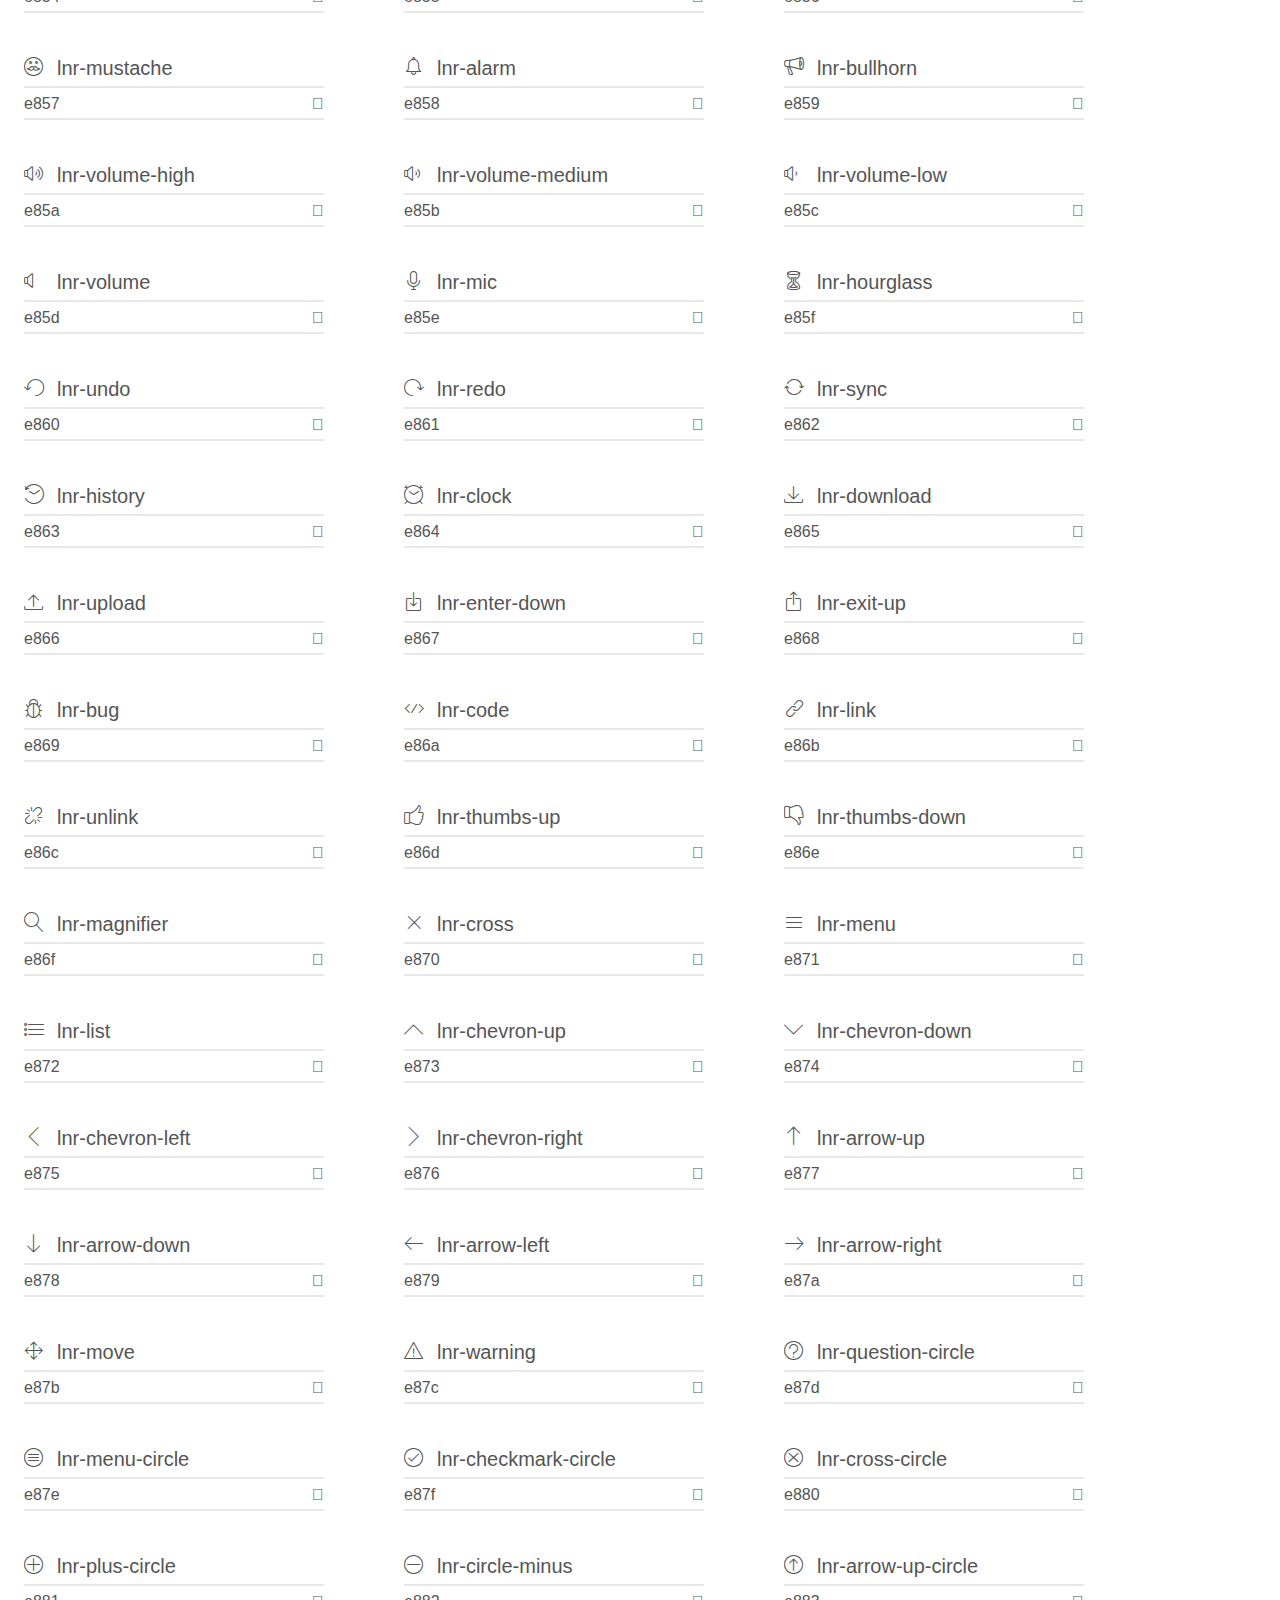
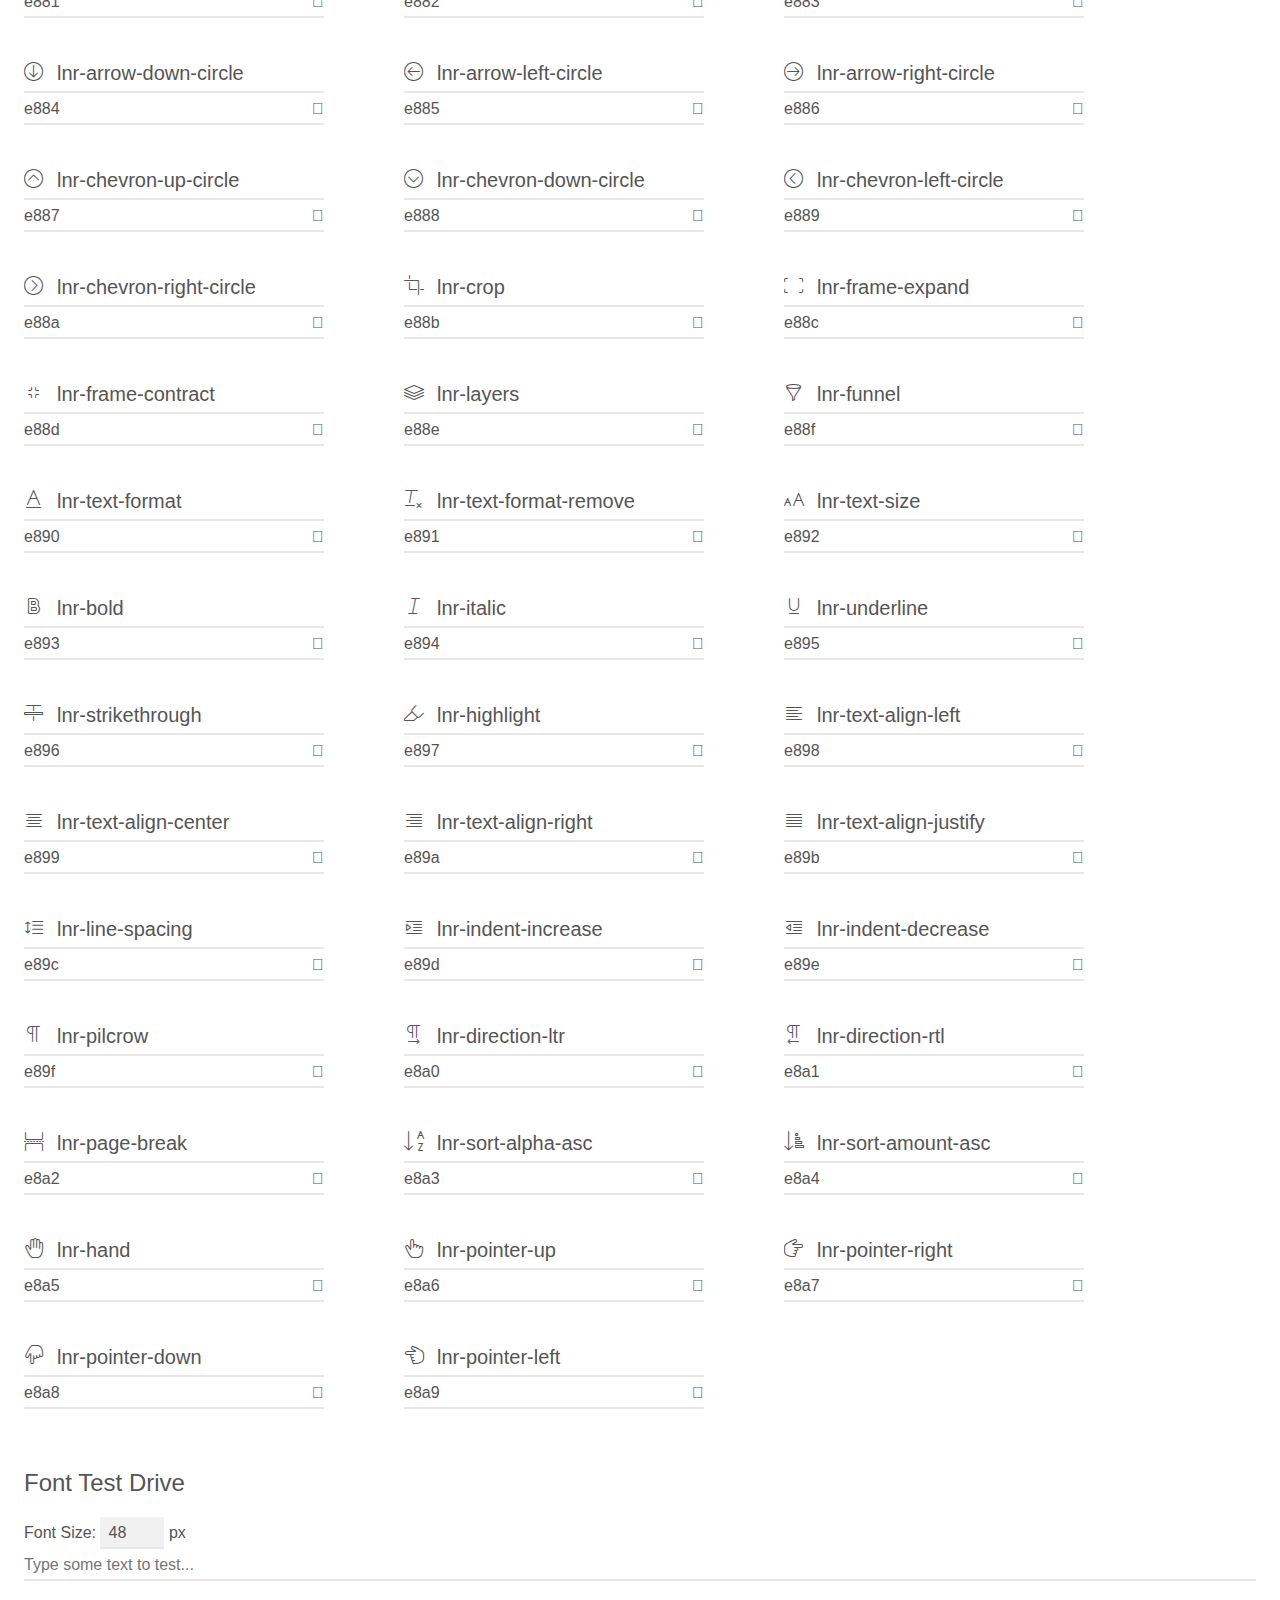
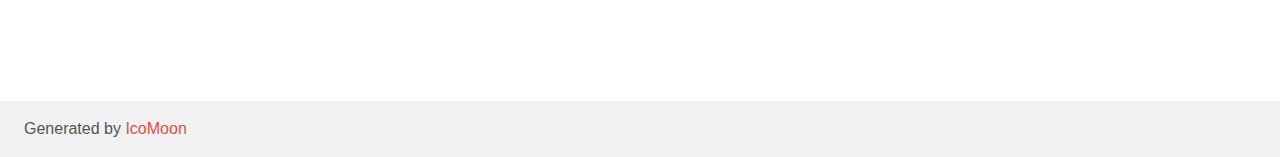
<file: Linearicons/Web Font/demo.html>
<!doctype html>
<html>
<head>
	<meta charset="utf-8">
	<title>IcoMoon Demo</title>
	<meta name="description" content="An Icon Font Generated By IcoMoon.io">
	<meta name="viewport" content="width=device-width">
	<link rel="stylesheet" href="demo-files/demo.css">
	<link rel="stylesheet" href="style.css"></head>
<body>
	<div class="bgc1 clearfix">
		<h1 class="mhmm mvm"><span class="fgc1">Font Name:</span> Linearicons-Free <small class="fgc1">(Glyphs:&nbsp;170)</small></h1>
	</div>
	<div class="clearfix mhl ptl">
		<h1 class="mvm mtn fgc1">Grid Size: 20</h1>
		<div class="glyph fs1">
			<div class="clearfix bshadow0 pbs">
				<span class="lnr lnr-home">
				
				</span>
				<span class="mls"> lnr-home</span>
			</div>
			<fieldset class="fs0 size1of1 clearfix hidden-false">
				<input type="text" readonly value="e800" class="unit size1of2" />
				<input type="text" maxlength="1" readonly value="&#xe800;" class="unitRight size1of2 talign-right" />
			</fieldset>
			<div class="fs0 bshadow0 clearfix hidden-true">
				<span class="unit pvs fgc1">liga: </span>
				<input type="text" readonly value="home, building" class="liga unitRight" />
			</div>
		</div>
		<div class="glyph fs1">
			<div class="clearfix bshadow0 pbs">
				<span class="lnr lnr-apartment">
				
				</span>
				<span class="mls"> lnr-apartment</span>
			</div>
			<fieldset class="fs0 size1of1 clearfix hidden-false">
				<input type="text" readonly value="e801" class="unit size1of2" />
				<input type="text" maxlength="1" readonly value="&#xe801;" class="unitRight size1of2 talign-right" />
			</fieldset>
			<div class="fs0 bshadow0 clearfix hidden-true">
				<span class="unit pvs fgc1">liga: </span>
				<input type="text" readonly value="apartment, building2" class="liga unitRight" />
			</div>
		</div>
		<div class="glyph fs1">
			<div class="clearfix bshadow0 pbs">
				<span class="lnr lnr-pencil">
				
				</span>
				<span class="mls"> lnr-pencil</span>
			</div>
			<fieldset class="fs0 size1of1 clearfix hidden-false">
				<input type="text" readonly value="e802" class="unit size1of2" />
				<input type="text" maxlength="1" readonly value="&#xe802;" class="unitRight size1of2 talign-right" />
			</fieldset>
			<div class="fs0 bshadow0 clearfix hidden-true">
				<span class="unit pvs fgc1">liga: </span>
				<input type="text" readonly value="pencil, write" class="liga unitRight" />
			</div>
		</div>
		<div class="glyph fs1">
			<div class="clearfix bshadow0 pbs">
				<span class="lnr lnr-magic-wand">
				
				</span>
				<span class="mls"> lnr-magic-wand</span>
			</div>
			<fieldset class="fs0 size1of1 clearfix hidden-false">
				<input type="text" readonly value="e803" class="unit size1of2" />
				<input type="text" maxlength="1" readonly value="&#xe803;" class="unitRight size1of2 talign-right" />
			</fieldset>
			<div class="fs0 bshadow0 clearfix hidden-true">
				<span class="unit pvs fgc1">liga: </span>
				<input type="text" readonly value="magic-wand, tool" class="liga unitRight" />
			</div>
		</div>
		<div class="glyph fs1">
			<div class="clearfix bshadow0 pbs">
				<span class="lnr lnr-drop">
				
				</span>
				<span class="mls"> lnr-drop</span>
			</div>
			<fieldset class="fs0 size1of1 clearfix hidden-false">
				<input type="text" readonly value="e804" class="unit size1of2" />
				<input type="text" maxlength="1" readonly value="&#xe804;" class="unitRight size1of2 talign-right" />
			</fieldset>
			<div class="fs0 bshadow0 clearfix hidden-true">
				<span class="unit pvs fgc1">liga: </span>
				<input type="text" readonly value="drop, droplet" class="liga unitRight" />
			</div>
		</div>
		<div class="glyph fs1">
			<div class="clearfix bshadow0 pbs">
				<span class="lnr lnr-lighter">
				
				</span>
				<span class="mls"> lnr-lighter</span>
			</div>
			<fieldset class="fs0 size1of1 clearfix hidden-false">
				<input type="text" readonly value="e805" class="unit size1of2" />
				<input type="text" maxlength="1" readonly value="&#xe805;" class="unitRight size1of2 talign-right" />
			</fieldset>
			<div class="fs0 bshadow0 clearfix hidden-true">
				<span class="unit pvs fgc1">liga: </span>
				<input type="text" readonly value="lighter, fire" class="liga unitRight" />
			</div>
		</div>
		<div class="glyph fs1">
			<div class="clearfix bshadow0 pbs">
				<span class="lnr lnr-poop">
				
				</span>
				<span class="mls"> lnr-poop</span>
			</div>
			<fieldset class="fs0 size1of1 clearfix hidden-false">
				<input type="text" readonly value="e806" class="unit size1of2" />
				<input type="text" maxlength="1" readonly value="&#xe806;" class="unitRight size1of2 talign-right" />
			</fieldset>
			<div class="fs0 bshadow0 clearfix hidden-true">
				<span class="unit pvs fgc1">liga: </span>
				<input type="text" readonly value="poop, toilet" class="liga unitRight" />
			</div>
		</div>
		<div class="glyph fs1">
			<div class="clearfix bshadow0 pbs">
				<span class="lnr lnr-sun">
				
				</span>
				<span class="mls"> lnr-sun</span>
			</div>
			<fieldset class="fs0 size1of1 clearfix hidden-false">
				<input type="text" readonly value="e807" class="unit size1of2" />
				<input type="text" maxlength="1" readonly value="&#xe807;" class="unitRight size1of2 talign-right" />
			</fieldset>
			<div class="fs0 bshadow0 clearfix hidden-true">
				<span class="unit pvs fgc1">liga: </span>
				<input type="text" readonly value="sun, brightness" class="liga unitRight" />
			</div>
		</div>
		<div class="glyph fs1">
			<div class="clearfix bshadow0 pbs">
				<span class="lnr lnr-moon">
				
				</span>
				<span class="mls"> lnr-moon</span>
			</div>
			<fieldset class="fs0 size1of1 clearfix hidden-false">
				<input type="text" readonly value="e808" class="unit size1of2" />
				<input type="text" maxlength="1" readonly value="&#xe808;" class="unitRight size1of2 talign-right" />
			</fieldset>
			<div class="fs0 bshadow0 clearfix hidden-true">
				<span class="unit pvs fgc1">liga: </span>
				<input type="text" readonly value="moon, night" class="liga unitRight" />
			</div>
		</div>
		<div class="glyph fs1">
			<div class="clearfix bshadow0 pbs">
				<span class="lnr lnr-cloud">
				
				</span>
				<span class="mls"> lnr-cloud</span>
			</div>
			<fieldset class="fs0 size1of1 clearfix hidden-false">
				<input type="text" readonly value="e809" class="unit size1of2" />
				<input type="text" maxlength="1" readonly value="&#xe809;" class="unitRight size1of2 talign-right" />
			</fieldset>
			<div class="fs0 bshadow0 clearfix hidden-true">
				<span class="unit pvs fgc1">liga: </span>
				<input type="text" readonly value="cloud, weather" class="liga unitRight" />
			</div>
		</div>
		<div class="glyph fs1">
			<div class="clearfix bshadow0 pbs">
				<span class="lnr lnr-cloud-upload">
				
				</span>
				<span class="mls"> lnr-cloud-upload</span>
			</div>
			<fieldset class="fs0 size1of1 clearfix hidden-false">
				<input type="text" readonly value="e80a" class="unit size1of2" />
				<input type="text" maxlength="1" readonly value="&#xe80a;" class="unitRight size1of2 talign-right" />
			</fieldset>
			<div class="fs0 bshadow0 clearfix hidden-true">
				<span class="unit pvs fgc1">liga: </span>
				<input type="text" readonly value="cloud-upload, cloud2" class="liga unitRight" />
			</div>
		</div>
		<div class="glyph fs1">
			<div class="clearfix bshadow0 pbs">
				<span class="lnr lnr-cloud-download">
				
				</span>
				<span class="mls"> lnr-cloud-download</span>
			</div>
			<fieldset class="fs0 size1of1 clearfix hidden-false">
				<input type="text" readonly value="e80b" class="unit size1of2" />
				<input type="text" maxlength="1" readonly value="&#xe80b;" class="unitRight size1of2 talign-right" />
			</fieldset>
			<div class="fs0 bshadow0 clearfix hidden-true">
				<span class="unit pvs fgc1">liga: </span>
				<input type="text" readonly value="cloud-download, cloud3" class="liga unitRight" />
			</div>
		</div>
		<div class="glyph fs1">
			<div class="clearfix bshadow0 pbs">
				<span class="lnr lnr-cloud-sync">
				
				</span>
				<span class="mls"> lnr-cloud-sync</span>
			</div>
			<fieldset class="fs0 size1of1 clearfix hidden-false">
				<input type="text" readonly value="e80c" class="unit size1of2" />
				<input type="text" maxlength="1" readonly value="&#xe80c;" class="unitRight size1of2 talign-right" />
			</fieldset>
			<div class="fs0 bshadow0 clearfix hidden-true">
				<span class="unit pvs fgc1">liga: </span>
				<input type="text" readonly value="cloud-sync, cloud4" class="liga unitRight" />
			</div>
		</div>
		<div class="glyph fs1">
			<div class="clearfix bshadow0 pbs">
				<span class="lnr lnr-cloud-check">
				
				</span>
				<span class="mls"> lnr-cloud-check</span>
			</div>
			<fieldset class="fs0 size1of1 clearfix hidden-false">
				<input type="text" readonly value="e80d" class="unit size1of2" />
				<input type="text" maxlength="1" readonly value="&#xe80d;" class="unitRight size1of2 talign-right" />
			</fieldset>
			<div class="fs0 bshadow0 clearfix hidden-true">
				<span class="unit pvs fgc1">liga: </span>
				<input type="text" readonly value="cloud-check, cloud5" class="liga unitRight" />
			</div>
		</div>
		<div class="glyph fs1">
			<div class="clearfix bshadow0 pbs">
				<span class="lnr lnr-database">
				
				</span>
				<span class="mls"> lnr-database</span>
			</div>
			<fieldset class="fs0 size1of1 clearfix hidden-false">
				<input type="text" readonly value="e80e" class="unit size1of2" />
				<input type="text" maxlength="1" readonly value="&#xe80e;" class="unitRight size1of2 talign-right" />
			</fieldset>
			<div class="fs0 bshadow0 clearfix hidden-true">
				<span class="unit pvs fgc1">liga: </span>
				<input type="text" readonly value="database, storage" class="liga unitRight" />
			</div>
		</div>
		<div class="glyph fs1">
			<div class="clearfix bshadow0 pbs">
				<span class="lnr lnr-lock">
				
				</span>
				<span class="mls"> lnr-lock</span>
			</div>
			<fieldset class="fs0 size1of1 clearfix hidden-false">
				<input type="text" readonly value="e80f" class="unit size1of2" />
				<input type="text" maxlength="1" readonly value="&#xe80f;" class="unitRight size1of2 talign-right" />
			</fieldset>
			<div class="fs0 bshadow0 clearfix hidden-true">
				<span class="unit pvs fgc1">liga: </span>
				<input type="text" readonly value="lock, privacy" class="liga unitRight" />
			</div>
		</div>
		<div class="glyph fs1">
			<div class="clearfix bshadow0 pbs">
				<span class="lnr lnr-cog">
				
				</span>
				<span class="mls"> lnr-cog</span>
			</div>
			<fieldset class="fs0 size1of1 clearfix hidden-false">
				<input type="text" readonly value="e810" class="unit size1of2" />
				<input type="text" maxlength="1" readonly value="&#xe810;" class="unitRight size1of2 talign-right" />
			</fieldset>
			<div class="fs0 bshadow0 clearfix hidden-true">
				<span class="unit pvs fgc1">liga: </span>
				<input type="text" readonly value="cog, gear" class="liga unitRight" />
			</div>
		</div>
		<div class="glyph fs1">
			<div class="clearfix bshadow0 pbs">
				<span class="lnr lnr-trash">
				
				</span>
				<span class="mls"> lnr-trash</span>
			</div>
			<fieldset class="fs0 size1of1 clearfix hidden-false">
				<input type="text" readonly value="e811" class="unit size1of2" />
				<input type="text" maxlength="1" readonly value="&#xe811;" class="unitRight size1of2 talign-right" />
			</fieldset>
			<div class="fs0 bshadow0 clearfix hidden-true">
				<span class="unit pvs fgc1">liga: </span>
				<input type="text" readonly value="trash, bin" class="liga unitRight" />
			</div>
		</div>
		<div class="glyph fs1">
			<div class="clearfix bshadow0 pbs">
				<span class="lnr lnr-dice">
				
				</span>
				<span class="mls"> lnr-dice</span>
			</div>
			<fieldset class="fs0 size1of1 clearfix hidden-false">
				<input type="text" readonly value="e812" class="unit size1of2" />
				<input type="text" maxlength="1" readonly value="&#xe812;" class="unitRight size1of2 talign-right" />
			</fieldset>
			<div class="fs0 bshadow0 clearfix hidden-true">
				<span class="unit pvs fgc1">liga: </span>
				<input type="text" readonly value="dice, game" class="liga unitRight" />
			</div>
		</div>
		<div class="glyph fs1">
			<div class="clearfix bshadow0 pbs">
				<span class="lnr lnr-heart">
				
				</span>
				<span class="mls"> lnr-heart</span>
			</div>
			<fieldset class="fs0 size1of1 clearfix hidden-false">
				<input type="text" readonly value="e813" class="unit size1of2" />
				<input type="text" maxlength="1" readonly value="&#xe813;" class="unitRight size1of2 talign-right" />
			</fieldset>
			<div class="fs0 bshadow0 clearfix hidden-true">
				<span class="unit pvs fgc1">liga: </span>
				<input type="text" readonly value="heart, love" class="liga unitRight" />
			</div>
		</div>
		<div class="glyph fs1">
			<div class="clearfix bshadow0 pbs">
				<span class="lnr lnr-star">
				
				</span>
				<span class="mls"> lnr-star</span>
			</div>
			<fieldset class="fs0 size1of1 clearfix hidden-false">
				<input type="text" readonly value="e814" class="unit size1of2" />
				<input type="text" maxlength="1" readonly value="&#xe814;" class="unitRight size1of2 talign-right" />
			</fieldset>
			<div class="fs0 bshadow0 clearfix hidden-true">
				<span class="unit pvs fgc1">liga: </span>
				<input type="text" readonly value="star, rating" class="liga unitRight" />
			</div>
		</div>
		<div class="glyph fs1">
			<div class="clearfix bshadow0 pbs">
				<span class="lnr lnr-star-half">
				
				</span>
				<span class="mls"> lnr-star-half</span>
			</div>
			<fieldset class="fs0 size1of1 clearfix hidden-false">
				<input type="text" readonly value="e815" class="unit size1of2" />
				<input type="text" maxlength="1" readonly value="&#xe815;" class="unitRight size1of2 talign-right" />
			</fieldset>
			<div class="fs0 bshadow0 clearfix hidden-true">
				<span class="unit pvs fgc1">liga: </span>
				<input type="text" readonly value="star-half, rating2" class="liga unitRight" />
			</div>
		</div>
		<div class="glyph fs1">
			<div class="clearfix bshadow0 pbs">
				<span class="lnr lnr-star-empty">
				
				</span>
				<span class="mls"> lnr-star-empty</span>
			</div>
			<fieldset class="fs0 size1of1 clearfix hidden-false">
				<input type="text" readonly value="e816" class="unit size1of2" />
				<input type="text" maxlength="1" readonly value="&#xe816;" class="unitRight size1of2 talign-right" />
			</fieldset>
			<div class="fs0 bshadow0 clearfix hidden-true">
				<span class="unit pvs fgc1">liga: </span>
				<input type="text" readonly value="star-empty, rating3" class="liga unitRight" />
			</div>
		</div>
		<div class="glyph fs1">
			<div class="clearfix bshadow0 pbs">
				<span class="lnr lnr-flag">
				
				</span>
				<span class="mls"> lnr-flag</span>
			</div>
			<fieldset class="fs0 size1of1 clearfix hidden-false">
				<input type="text" readonly value="e817" class="unit size1of2" />
				<input type="text" maxlength="1" readonly value="&#xe817;" class="unitRight size1of2 talign-right" />
			</fieldset>
			<div class="fs0 bshadow0 clearfix hidden-true">
				<span class="unit pvs fgc1">liga: </span>
				<input type="text" readonly value="flag, report" class="liga unitRight" />
			</div>
		</div>
		<div class="glyph fs1">
			<div class="clearfix bshadow0 pbs">
				<span class="lnr lnr-envelope">
				
				</span>
				<span class="mls"> lnr-envelope</span>
			</div>
			<fieldset class="fs0 size1of1 clearfix hidden-false">
				<input type="text" readonly value="e818" class="unit size1of2" />
				<input type="text" maxlength="1" readonly value="&#xe818;" class="unitRight size1of2 talign-right" />
			</fieldset>
			<div class="fs0 bshadow0 clearfix hidden-true">
				<span class="unit pvs fgc1">liga: </span>
				<input type="text" readonly value="envelope, mail" class="liga unitRight" />
			</div>
		</div>
		<div class="glyph fs1">
			<div class="clearfix bshadow0 pbs">
				<span class="lnr lnr-paperclip">
				
				</span>
				<span class="mls"> lnr-paperclip</span>
			</div>
			<fieldset class="fs0 size1of1 clearfix hidden-false">
				<input type="text" readonly value="e819" class="unit size1of2" />
				<input type="text" maxlength="1" readonly value="&#xe819;" class="unitRight size1of2 talign-right" />
			</fieldset>
			<div class="fs0 bshadow0 clearfix hidden-true">
				<span class="unit pvs fgc1">liga: </span>
				<input type="text" readonly value="paperclip, attachment" class="liga unitRight" />
			</div>
		</div>
		<div class="glyph fs1">
			<div class="clearfix bshadow0 pbs">
				<span class="lnr lnr-inbox">
				
				</span>
				<span class="mls"> lnr-inbox</span>
			</div>
			<fieldset class="fs0 size1of1 clearfix hidden-false">
				<input type="text" readonly value="e81a" class="unit size1of2" />
				<input type="text" maxlength="1" readonly value="&#xe81a;" class="unitRight size1of2 talign-right" />
			</fieldset>
			<div class="fs0 bshadow0 clearfix hidden-true">
				<span class="unit pvs fgc1">liga: </span>
				<input type="text" readonly value="inbox, drawer" class="liga unitRight" />
			</div>
		</div>
		<div class="glyph fs1">
			<div class="clearfix bshadow0 pbs">
				<span class="lnr lnr-eye">
				
				</span>
				<span class="mls"> lnr-eye</span>
			</div>
			<fieldset class="fs0 size1of1 clearfix hidden-false">
				<input type="text" readonly value="e81b" class="unit size1of2" />
				<input type="text" maxlength="1" readonly value="&#xe81b;" class="unitRight size1of2 talign-right" />
			</fieldset>
			<div class="fs0 bshadow0 clearfix hidden-true">
				<span class="unit pvs fgc1">liga: </span>
				<input type="text" readonly value="eye, vision" class="liga unitRight" />
			</div>
		</div>
		<div class="glyph fs1">
			<div class="clearfix bshadow0 pbs">
				<span class="lnr lnr-printer">
				
				</span>
				<span class="mls"> lnr-printer</span>
			</div>
			<fieldset class="fs0 size1of1 clearfix hidden-false">
				<input type="text" readonly value="e81c" class="unit size1of2" />
				<input type="text" maxlength="1" readonly value="&#xe81c;" class="unitRight size1of2 talign-right" />
			</fieldset>
			<div class="fs0 bshadow0 clearfix hidden-true">
				<span class="unit pvs fgc1">liga: </span>
				<input type="text" readonly value="printer, print" class="liga unitRight" />
			</div>
		</div>
		<div class="glyph fs1">
			<div class="clearfix bshadow0 pbs">
				<span class="lnr lnr-file-empty">
				
				</span>
				<span class="mls"> lnr-file-empty</span>
			</div>
			<fieldset class="fs0 size1of1 clearfix hidden-false">
				<input type="text" readonly value="e81d" class="unit size1of2" />
				<input type="text" maxlength="1" readonly value="&#xe81d;" class="unitRight size1of2 talign-right" />
			</fieldset>
			<div class="fs0 bshadow0 clearfix hidden-true">
				<span class="unit pvs fgc1">liga: </span>
				<input type="text" readonly value="file-empty, file" class="liga unitRight" />
			</div>
		</div>
		<div class="glyph fs1">
			<div class="clearfix bshadow0 pbs">
				<span class="lnr lnr-file-add">
				
				</span>
				<span class="mls"> lnr-file-add</span>
			</div>
			<fieldset class="fs0 size1of1 clearfix hidden-false">
				<input type="text" readonly value="e81e" class="unit size1of2" />
				<input type="text" maxlength="1" readonly value="&#xe81e;" class="unitRight size1of2 talign-right" />
			</fieldset>
			<div class="fs0 bshadow0 clearfix hidden-true">
				<span class="unit pvs fgc1">liga: </span>
				<input type="text" readonly value="file-add, file2" class="liga unitRight" />
			</div>
		</div>
		<div class="glyph fs1">
			<div class="clearfix bshadow0 pbs">
				<span class="lnr lnr-enter">
				
				</span>
				<span class="mls"> lnr-enter</span>
			</div>
			<fieldset class="fs0 size1of1 clearfix hidden-false">
				<input type="text" readonly value="e81f" class="unit size1of2" />
				<input type="text" maxlength="1" readonly value="&#xe81f;" class="unitRight size1of2 talign-right" />
			</fieldset>
			<div class="fs0 bshadow0 clearfix hidden-true">
				<span class="unit pvs fgc1">liga: </span>
				<input type="text" readonly value="enter, door" class="liga unitRight" />
			</div>
		</div>
		<div class="glyph fs1">
			<div class="clearfix bshadow0 pbs">
				<span class="lnr lnr-exit">
				
				</span>
				<span class="mls"> lnr-exit</span>
			</div>
			<fieldset class="fs0 size1of1 clearfix hidden-false">
				<input type="text" readonly value="e820" class="unit size1of2" />
				<input type="text" maxlength="1" readonly value="&#xe820;" class="unitRight size1of2 talign-right" />
			</fieldset>
			<div class="fs0 bshadow0 clearfix hidden-true">
				<span class="unit pvs fgc1">liga: </span>
				<input type="text" readonly value="exit, door2" class="liga unitRight" />
			</div>
		</div>
		<div class="glyph fs1">
			<div class="clearfix bshadow0 pbs">
				<span class="lnr lnr-graduation-hat">
				
				</span>
				<span class="mls"> lnr-graduation-hat</span>
			</div>
			<fieldset class="fs0 size1of1 clearfix hidden-false">
				<input type="text" readonly value="e821" class="unit size1of2" />
				<input type="text" maxlength="1" readonly value="&#xe821;" class="unitRight size1of2 talign-right" />
			</fieldset>
			<div class="fs0 bshadow0 clearfix hidden-true">
				<span class="unit pvs fgc1">liga: </span>
				<input type="text" readonly value="graduation-hat, education" class="liga unitRight" />
			</div>
		</div>
		<div class="glyph fs1">
			<div class="clearfix bshadow0 pbs">
				<span class="lnr lnr-license">
				
				</span>
				<span class="mls"> lnr-license</span>
			</div>
			<fieldset class="fs0 size1of1 clearfix hidden-false">
				<input type="text" readonly value="e822" class="unit size1of2" />
				<input type="text" maxlength="1" readonly value="&#xe822;" class="unitRight size1of2 talign-right" />
			</fieldset>
			<div class="fs0 bshadow0 clearfix hidden-true">
				<span class="unit pvs fgc1">liga: </span>
				<input type="text" readonly value="license, certificate" class="liga unitRight" />
			</div>
		</div>
		<div class="glyph fs1">
			<div class="clearfix bshadow0 pbs">
				<span class="lnr lnr-music-note">
				
				</span>
				<span class="mls"> lnr-music-note</span>
			</div>
			<fieldset class="fs0 size1of1 clearfix hidden-false">
				<input type="text" readonly value="e823" class="unit size1of2" />
				<input type="text" maxlength="1" readonly value="&#xe823;" class="unitRight size1of2 talign-right" />
			</fieldset>
			<div class="fs0 bshadow0 clearfix hidden-true">
				<span class="unit pvs fgc1">liga: </span>
				<input type="text" readonly value="music-note, music" class="liga unitRight" />
			</div>
		</div>
		<div class="glyph fs1">
			<div class="clearfix bshadow0 pbs">
				<span class="lnr lnr-film-play">
				
				</span>
				<span class="mls"> lnr-film-play</span>
			</div>
			<fieldset class="fs0 size1of1 clearfix hidden-false">
				<input type="text" readonly value="e824" class="unit size1of2" />
				<input type="text" maxlength="1" readonly value="&#xe824;" class="unitRight size1of2 talign-right" />
			</fieldset>
			<div class="fs0 bshadow0 clearfix hidden-true">
				<span class="unit pvs fgc1">liga: </span>
				<input type="text" readonly value="film-play, video" class="liga unitRight" />
			</div>
		</div>
		<div class="glyph fs1">
			<div class="clearfix bshadow0 pbs">
				<span class="lnr lnr-camera-video">
				
				</span>
				<span class="mls"> lnr-camera-video</span>
			</div>
			<fieldset class="fs0 size1of1 clearfix hidden-false">
				<input type="text" readonly value="e825" class="unit size1of2" />
				<input type="text" maxlength="1" readonly value="&#xe825;" class="unitRight size1of2 talign-right" />
			</fieldset>
			<div class="fs0 bshadow0 clearfix hidden-true">
				<span class="unit pvs fgc1">liga: </span>
				<input type="text" readonly value="camera-video, video2" class="liga unitRight" />
			</div>
		</div>
		<div class="glyph fs1">
			<div class="clearfix bshadow0 pbs">
				<span class="lnr lnr-camera">
				
				</span>
				<span class="mls"> lnr-camera</span>
			</div>
			<fieldset class="fs0 size1of1 clearfix hidden-false">
				<input type="text" readonly value="e826" class="unit size1of2" />
				<input type="text" maxlength="1" readonly value="&#xe826;" class="unitRight size1of2 talign-right" />
			</fieldset>
			<div class="fs0 bshadow0 clearfix hidden-true">
				<span class="unit pvs fgc1">liga: </span>
				<input type="text" readonly value="camera, photo" class="liga unitRight" />
			</div>
		</div>
		<div class="glyph fs1">
			<div class="clearfix bshadow0 pbs">
				<span class="lnr lnr-picture">
				
				</span>
				<span class="mls"> lnr-picture</span>
			</div>
			<fieldset class="fs0 size1of1 clearfix hidden-false">
				<input type="text" readonly value="e827" class="unit size1of2" />
				<input type="text" maxlength="1" readonly value="&#xe827;" class="unitRight size1of2 talign-right" />
			</fieldset>
			<div class="fs0 bshadow0 clearfix hidden-true">
				<span class="unit pvs fgc1">liga: </span>
				<input type="text" readonly value="picture, photo2" class="liga unitRight" />
			</div>
		</div>
		<div class="glyph fs1">
			<div class="clearfix bshadow0 pbs">
				<span class="lnr lnr-book">
				
				</span>
				<span class="mls"> lnr-book</span>
			</div>
			<fieldset class="fs0 size1of1 clearfix hidden-false">
				<input type="text" readonly value="e828" class="unit size1of2" />
				<input type="text" maxlength="1" readonly value="&#xe828;" class="unitRight size1of2 talign-right" />
			</fieldset>
			<div class="fs0 bshadow0 clearfix hidden-true">
				<span class="unit pvs fgc1">liga: </span>
				<input type="text" readonly value="book, read" class="liga unitRight" />
			</div>
		</div>
		<div class="glyph fs1">
			<div class="clearfix bshadow0 pbs">
				<span class="lnr lnr-bookmark">
				
				</span>
				<span class="mls"> lnr-bookmark</span>
			</div>
			<fieldset class="fs0 size1of1 clearfix hidden-false">
				<input type="text" readonly value="e829" class="unit size1of2" />
				<input type="text" maxlength="1" readonly value="&#xe829;" class="unitRight size1of2 talign-right" />
			</fieldset>
			<div class="fs0 bshadow0 clearfix hidden-true">
				<span class="unit pvs fgc1">liga: </span>
				<input type="text" readonly value="bookmark, ribbon" class="liga unitRight" />
			</div>
		</div>
		<div class="glyph fs1">
			<div class="clearfix bshadow0 pbs">
				<span class="lnr lnr-user">
				
				</span>
				<span class="mls"> lnr-user</span>
			</div>
			<fieldset class="fs0 size1of1 clearfix hidden-false">
				<input type="text" readonly value="e82a" class="unit size1of2" />
				<input type="text" maxlength="1" readonly value="&#xe82a;" class="unitRight size1of2 talign-right" />
			</fieldset>
			<div class="fs0 bshadow0 clearfix hidden-true">
				<span class="unit pvs fgc1">liga: </span>
				<input type="text" readonly value="user, persona" class="liga unitRight" />
			</div>
		</div>
		<div class="glyph fs1">
			<div class="clearfix bshadow0 pbs">
				<span class="lnr lnr-users">
				
				</span>
				<span class="mls"> lnr-users</span>
			</div>
			<fieldset class="fs0 size1of1 clearfix hidden-false">
				<input type="text" readonly value="e82b" class="unit size1of2" />
				<input type="text" maxlength="1" readonly value="&#xe82b;" class="unitRight size1of2 talign-right" />
			</fieldset>
			<div class="fs0 bshadow0 clearfix hidden-true">
				<span class="unit pvs fgc1">liga: </span>
				<input type="text" readonly value="users, group" class="liga unitRight" />
			</div>
		</div>
		<div class="glyph fs1">
			<div class="clearfix bshadow0 pbs">
				<span class="lnr lnr-shirt">
				
				</span>
				<span class="mls"> lnr-shirt</span>
			</div>
			<fieldset class="fs0 size1of1 clearfix hidden-false">
				<input type="text" readonly value="e82c" class="unit size1of2" />
				<input type="text" maxlength="1" readonly value="&#xe82c;" class="unitRight size1of2 talign-right" />
			</fieldset>
			<div class="fs0 bshadow0 clearfix hidden-true">
				<span class="unit pvs fgc1">liga: </span>
				<input type="text" readonly value="shirt, clothing" class="liga unitRight" />
			</div>
		</div>
		<div class="glyph fs1">
			<div class="clearfix bshadow0 pbs">
				<span class="lnr lnr-store">
				
				</span>
				<span class="mls"> lnr-store</span>
			</div>
			<fieldset class="fs0 size1of1 clearfix hidden-false">
				<input type="text" readonly value="e82d" class="unit size1of2" />
				<input type="text" maxlength="1" readonly value="&#xe82d;" class="unitRight size1of2 talign-right" />
			</fieldset>
			<div class="fs0 bshadow0 clearfix hidden-true">
				<span class="unit pvs fgc1">liga: </span>
				<input type="text" readonly value="store, shop" class="liga unitRight" />
			</div>
		</div>
		<div class="glyph fs1">
			<div class="clearfix bshadow0 pbs">
				<span class="lnr lnr-cart">
				
				</span>
				<span class="mls"> lnr-cart</span>
			</div>
			<fieldset class="fs0 size1of1 clearfix hidden-false">
				<input type="text" readonly value="e82e" class="unit size1of2" />
				<input type="text" maxlength="1" readonly value="&#xe82e;" class="unitRight size1of2 talign-right" />
			</fieldset>
			<div class="fs0 bshadow0 clearfix hidden-true">
				<span class="unit pvs fgc1">liga: </span>
				<input type="text" readonly value="cart, shop2" class="liga unitRight" />
			</div>
		</div>
		<div class="glyph fs1">
			<div class="clearfix bshadow0 pbs">
				<span class="lnr lnr-tag">
				
				</span>
				<span class="mls"> lnr-tag</span>
			</div>
			<fieldset class="fs0 size1of1 clearfix hidden-false">
				<input type="text" readonly value="e82f" class="unit size1of2" />
				<input type="text" maxlength="1" readonly value="&#xe82f;" class="unitRight size1of2 talign-right" />
			</fieldset>
			<div class="fs0 bshadow0 clearfix hidden-true">
				<span class="unit pvs fgc1">liga: </span>
				<input type="text" readonly value="tag, price" class="liga unitRight" />
			</div>
		</div>
		<div class="glyph fs1">
			<div class="clearfix bshadow0 pbs">
				<span class="lnr lnr-phone-handset">
				
				</span>
				<span class="mls"> lnr-phone-handset</span>
			</div>
			<fieldset class="fs0 size1of1 clearfix hidden-false">
				<input type="text" readonly value="e830" class="unit size1of2" />
				<input type="text" maxlength="1" readonly value="&#xe830;" class="unitRight size1of2 talign-right" />
			</fieldset>
			<div class="fs0 bshadow0 clearfix hidden-true">
				<span class="unit pvs fgc1">liga: </span>
				<input type="text" readonly value="phone-handset, telephone" class="liga unitRight" />
			</div>
		</div>
		<div class="glyph fs1">
			<div class="clearfix bshadow0 pbs">
				<span class="lnr lnr-phone">
				
				</span>
				<span class="mls"> lnr-phone</span>
			</div>
			<fieldset class="fs0 size1of1 clearfix hidden-false">
				<input type="text" readonly value="e831" class="unit size1of2" />
				<input type="text" maxlength="1" readonly value="&#xe831;" class="unitRight size1of2 talign-right" />
			</fieldset>
			<div class="fs0 bshadow0 clearfix hidden-true">
				<span class="unit pvs fgc1">liga: </span>
				<input type="text" readonly value="phone, telephone2" class="liga unitRight" />
			</div>
		</div>
		<div class="glyph fs1">
			<div class="clearfix bshadow0 pbs">
				<span class="lnr lnr-pushpin">
				
				</span>
				<span class="mls"> lnr-pushpin</span>
			</div>
			<fieldset class="fs0 size1of1 clearfix hidden-false">
				<input type="text" readonly value="e832" class="unit size1of2" />
				<input type="text" maxlength="1" readonly value="&#xe832;" class="unitRight size1of2 talign-right" />
			</fieldset>
			<div class="fs0 bshadow0 clearfix hidden-true">
				<span class="unit pvs fgc1">liga: </span>
				<input type="text" readonly value="pushpin, pin" class="liga unitRight" />
			</div>
		</div>
		<div class="glyph fs1">
			<div class="clearfix bshadow0 pbs">
				<span class="lnr lnr-map-marker">
				
				</span>
				<span class="mls"> lnr-map-marker</span>
			</div>
			<fieldset class="fs0 size1of1 clearfix hidden-false">
				<input type="text" readonly value="e833" class="unit size1of2" />
				<input type="text" maxlength="1" readonly value="&#xe833;" class="unitRight size1of2 talign-right" />
			</fieldset>
			<div class="fs0 bshadow0 clearfix hidden-true">
				<span class="unit pvs fgc1">liga: </span>
				<input type="text" readonly value="map-marker, pin2" class="liga unitRight" />
			</div>
		</div>
		<div class="glyph fs1">
			<div class="clearfix bshadow0 pbs">
				<span class="lnr lnr-map">
				
				</span>
				<span class="mls"> lnr-map</span>
			</div>
			<fieldset class="fs0 size1of1 clearfix hidden-false">
				<input type="text" readonly value="e834" class="unit size1of2" />
				<input type="text" maxlength="1" readonly value="&#xe834;" class="unitRight size1of2 talign-right" />
			</fieldset>
			<div class="fs0 bshadow0 clearfix hidden-true">
				<span class="unit pvs fgc1">liga: </span>
				<input type="text" readonly value="map, guide" class="liga unitRight" />
			</div>
		</div>
		<div class="glyph fs1">
			<div class="clearfix bshadow0 pbs">
				<span class="lnr lnr-location">
				
				</span>
				<span class="mls"> lnr-location</span>
			</div>
			<fieldset class="fs0 size1of1 clearfix hidden-false">
				<input type="text" readonly value="e835" class="unit size1of2" />
				<input type="text" maxlength="1" readonly value="&#xe835;" class="unitRight size1of2 talign-right" />
			</fieldset>
			<div class="fs0 bshadow0 clearfix hidden-true">
				<span class="unit pvs fgc1">liga: </span>
				<input type="text" readonly value="location, compass" class="liga unitRight" />
			</div>
		</div>
		<div class="glyph fs1">
			<div class="clearfix bshadow0 pbs">
				<span class="lnr lnr-calendar-full">
				
				</span>
				<span class="mls"> lnr-calendar-full</span>
			</div>
			<fieldset class="fs0 size1of1 clearfix hidden-false">
				<input type="text" readonly value="e836" class="unit size1of2" />
				<input type="text" maxlength="1" readonly value="&#xe836;" class="unitRight size1of2 talign-right" />
			</fieldset>
			<div class="fs0 bshadow0 clearfix hidden-true">
				<span class="unit pvs fgc1">liga: </span>
				<input type="text" readonly value="calendar-full, calendar" class="liga unitRight" />
			</div>
		</div>
		<div class="glyph fs1">
			<div class="clearfix bshadow0 pbs">
				<span class="lnr lnr-keyboard">
				
				</span>
				<span class="mls"> lnr-keyboard</span>
			</div>
			<fieldset class="fs0 size1of1 clearfix hidden-false">
				<input type="text" readonly value="e837" class="unit size1of2" />
				<input type="text" maxlength="1" readonly value="&#xe837;" class="unitRight size1of2 talign-right" />
			</fieldset>
			<div class="fs0 bshadow0 clearfix hidden-true">
				<span class="unit pvs fgc1">liga: </span>
				<input type="text" readonly value="keyboard, type" class="liga unitRight" />
			</div>
		</div>
		<div class="glyph fs1">
			<div class="clearfix bshadow0 pbs">
				<span class="lnr lnr-spell-check">
				
				</span>
				<span class="mls"> lnr-spell-check</span>
			</div>
			<fieldset class="fs0 size1of1 clearfix hidden-false">
				<input type="text" readonly value="e838" class="unit size1of2" />
				<input type="text" maxlength="1" readonly value="&#xe838;" class="unitRight size1of2 talign-right" />
			</fieldset>
			<div class="fs0 bshadow0 clearfix hidden-true">
				<span class="unit pvs fgc1">liga: </span>
				<input type="text" readonly value="spell-check, spelling" class="liga unitRight" />
			</div>
		</div>
		<div class="glyph fs1">
			<div class="clearfix bshadow0 pbs">
				<span class="lnr lnr-screen">
				
				</span>
				<span class="mls"> lnr-screen</span>
			</div>
			<fieldset class="fs0 size1of1 clearfix hidden-false">
				<input type="text" readonly value="e839" class="unit size1of2" />
				<input type="text" maxlength="1" readonly value="&#xe839;" class="unitRight size1of2 talign-right" />
			</fieldset>
			<div class="fs0 bshadow0 clearfix hidden-true">
				<span class="unit pvs fgc1">liga: </span>
				<input type="text" readonly value="screen, monitor" class="liga unitRight" />
			</div>
		</div>
		<div class="glyph fs1">
			<div class="clearfix bshadow0 pbs">
				<span class="lnr lnr-smartphone">
				
				</span>
				<span class="mls"> lnr-smartphone</span>
			</div>
			<fieldset class="fs0 size1of1 clearfix hidden-false">
				<input type="text" readonly value="e83a" class="unit size1of2" />
				<input type="text" maxlength="1" readonly value="&#xe83a;" class="unitRight size1of2 talign-right" />
			</fieldset>
			<div class="fs0 bshadow0 clearfix hidden-true">
				<span class="unit pvs fgc1">liga: </span>
				<input type="text" readonly value="smartphone, mobile" class="liga unitRight" />
			</div>
		</div>
		<div class="glyph fs1">
			<div class="clearfix bshadow0 pbs">
				<span class="lnr lnr-tablet">
				
				</span>
				<span class="mls"> lnr-tablet</span>
			</div>
			<fieldset class="fs0 size1of1 clearfix hidden-false">
				<input type="text" readonly value="e83b" class="unit size1of2" />
				<input type="text" maxlength="1" readonly value="&#xe83b;" class="unitRight size1of2 talign-right" />
			</fieldset>
			<div class="fs0 bshadow0 clearfix hidden-true">
				<span class="unit pvs fgc1">liga: </span>
				<input type="text" readonly value="tablet, mobile2" class="liga unitRight" />
			</div>
		</div>
		<div class="glyph fs1">
			<div class="clearfix bshadow0 pbs">
				<span class="lnr lnr-laptop">
				
				</span>
				<span class="mls"> lnr-laptop</span>
			</div>
			<fieldset class="fs0 size1of1 clearfix hidden-false">
				<input type="text" readonly value="e83c" class="unit size1of2" />
				<input type="text" maxlength="1" readonly value="&#xe83c;" class="unitRight size1of2 talign-right" />
			</fieldset>
			<div class="fs0 bshadow0 clearfix hidden-true">
				<span class="unit pvs fgc1">liga: </span>
				<input type="text" readonly value="laptop, computer" class="liga unitRight" />
			</div>
		</div>
		<div class="glyph fs1">
			<div class="clearfix bshadow0 pbs">
				<span class="lnr lnr-laptop-phone">
				
				</span>
				<span class="mls"> lnr-laptop-phone</span>
			</div>
			<fieldset class="fs0 size1of1 clearfix hidden-false">
				<input type="text" readonly value="e83d" class="unit size1of2" />
				<input type="text" maxlength="1" readonly value="&#xe83d;" class="unitRight size1of2 talign-right" />
			</fieldset>
			<div class="fs0 bshadow0 clearfix hidden-true">
				<span class="unit pvs fgc1">liga: </span>
				<input type="text" readonly value="laptop-phone, devices" class="liga unitRight" />
			</div>
		</div>
		<div class="glyph fs1">
			<div class="clearfix bshadow0 pbs">
				<span class="lnr lnr-power-switch">
				
				</span>
				<span class="mls"> lnr-power-switch</span>
			</div>
			<fieldset class="fs0 size1of1 clearfix hidden-false">
				<input type="text" readonly value="e83e" class="unit size1of2" />
				<input type="text" maxlength="1" readonly value="&#xe83e;" class="unitRight size1of2 talign-right" />
			</fieldset>
			<div class="fs0 bshadow0 clearfix hidden-true">
				<span class="unit pvs fgc1">liga: </span>
				<input type="text" readonly value="power-switch, toggle" class="liga unitRight" />
			</div>
		</div>
		<div class="glyph fs1">
			<div class="clearfix bshadow0 pbs">
				<span class="lnr lnr-bubble">
				
				</span>
				<span class="mls"> lnr-bubble</span>
			</div>
			<fieldset class="fs0 size1of1 clearfix hidden-false">
				<input type="text" readonly value="e83f" class="unit size1of2" />
				<input type="text" maxlength="1" readonly value="&#xe83f;" class="unitRight size1of2 talign-right" />
			</fieldset>
			<div class="fs0 bshadow0 clearfix hidden-true">
				<span class="unit pvs fgc1">liga: </span>
				<input type="text" readonly value="bubble, chat" class="liga unitRight" />
			</div>
		</div>
		<div class="glyph fs1">
			<div class="clearfix bshadow0 pbs">
				<span class="lnr lnr-heart-pulse">
				
				</span>
				<span class="mls"> lnr-heart-pulse</span>
			</div>
			<fieldset class="fs0 size1of1 clearfix hidden-false">
				<input type="text" readonly value="e840" class="unit size1of2" />
				<input type="text" maxlength="1" readonly value="&#xe840;" class="unitRight size1of2 talign-right" />
			</fieldset>
			<div class="fs0 bshadow0 clearfix hidden-true">
				<span class="unit pvs fgc1">liga: </span>
				<input type="text" readonly value="heart-pulse, health" class="liga unitRight" />
			</div>
		</div>
		<div class="glyph fs1">
			<div class="clearfix bshadow0 pbs">
				<span class="lnr lnr-construction">
				
				</span>
				<span class="mls"> lnr-construction</span>
			</div>
			<fieldset class="fs0 size1of1 clearfix hidden-false">
				<input type="text" readonly value="e841" class="unit size1of2" />
				<input type="text" maxlength="1" readonly value="&#xe841;" class="unitRight size1of2 talign-right" />
			</fieldset>
			<div class="fs0 bshadow0 clearfix hidden-true">
				<span class="unit pvs fgc1">liga: </span>
				<input type="text" readonly value="construction, road-sign" class="liga unitRight" />
			</div>
		</div>
		<div class="glyph fs1">
			<div class="clearfix bshadow0 pbs">
				<span class="lnr lnr-pie-chart">
				
				</span>
				<span class="mls"> lnr-pie-chart</span>
			</div>
			<fieldset class="fs0 size1of1 clearfix hidden-false">
				<input type="text" readonly value="e842" class="unit size1of2" />
				<input type="text" maxlength="1" readonly value="&#xe842;" class="unitRight size1of2 talign-right" />
			</fieldset>
			<div class="fs0 bshadow0 clearfix hidden-true">
				<span class="unit pvs fgc1">liga: </span>
				<input type="text" readonly value="pie-chart, chart" class="liga unitRight" />
			</div>
		</div>
		<div class="glyph fs1">
			<div class="clearfix bshadow0 pbs">
				<span class="lnr lnr-chart-bars">
				
				</span>
				<span class="mls"> lnr-chart-bars</span>
			</div>
			<fieldset class="fs0 size1of1 clearfix hidden-false">
				<input type="text" readonly value="e843" class="unit size1of2" />
				<input type="text" maxlength="1" readonly value="&#xe843;" class="unitRight size1of2 talign-right" />
			</fieldset>
			<div class="fs0 bshadow0 clearfix hidden-true">
				<span class="unit pvs fgc1">liga: </span>
				<input type="text" readonly value="chart-bars, chart2" class="liga unitRight" />
			</div>
		</div>
		<div class="glyph fs1">
			<div class="clearfix bshadow0 pbs">
				<span class="lnr lnr-gift">
				
				</span>
				<span class="mls"> lnr-gift</span>
			</div>
			<fieldset class="fs0 size1of1 clearfix hidden-false">
				<input type="text" readonly value="e844" class="unit size1of2" />
				<input type="text" maxlength="1" readonly value="&#xe844;" class="unitRight size1of2 talign-right" />
			</fieldset>
			<div class="fs0 bshadow0 clearfix hidden-true">
				<span class="unit pvs fgc1">liga: </span>
				<input type="text" readonly value="gift, birthday" class="liga unitRight" />
			</div>
		</div>
		<div class="glyph fs1">
			<div class="clearfix bshadow0 pbs">
				<span class="lnr lnr-diamond">
				
				</span>
				<span class="mls"> lnr-diamond</span>
			</div>
			<fieldset class="fs0 size1of1 clearfix hidden-false">
				<input type="text" readonly value="e845" class="unit size1of2" />
				<input type="text" maxlength="1" readonly value="&#xe845;" class="unitRight size1of2 talign-right" />
			</fieldset>
			<div class="fs0 bshadow0 clearfix hidden-true">
				<span class="unit pvs fgc1">liga: </span>
				<input type="text" readonly value="diamond, jewelry" class="liga unitRight" />
			</div>
		</div>
		<div class="glyph fs1">
			<div class="clearfix bshadow0 pbs">
				<span class="lnr lnr-linearicons">
				
				</span>
				<span class="mls"> lnr-linearicons</span>
			</div>
			<fieldset class="fs0 size1of1 clearfix hidden-false">
				<input type="text" readonly value="e846" class="unit size1of2" />
				<input type="text" maxlength="1" readonly value="&#xe846;" class="unitRight size1of2 talign-right" />
			</fieldset>
			<div class="fs0 bshadow0 clearfix hidden-true">
				<span class="unit pvs fgc1">liga: </span>
				<input type="text" readonly value="linearicons, perxis" class="liga unitRight" />
			</div>
		</div>
		<div class="glyph fs1">
			<div class="clearfix bshadow0 pbs">
				<span class="lnr lnr-dinner">
				
				</span>
				<span class="mls"> lnr-dinner</span>
			</div>
			<fieldset class="fs0 size1of1 clearfix hidden-false">
				<input type="text" readonly value="e847" class="unit size1of2" />
				<input type="text" maxlength="1" readonly value="&#xe847;" class="unitRight size1of2 talign-right" />
			</fieldset>
			<div class="fs0 bshadow0 clearfix hidden-true">
				<span class="unit pvs fgc1">liga: </span>
				<input type="text" readonly value="dinner, food" class="liga unitRight" />
			</div>
		</div>
		<div class="glyph fs1">
			<div class="clearfix bshadow0 pbs">
				<span class="lnr lnr-coffee-cup">
				
				</span>
				<span class="mls"> lnr-coffee-cup</span>
			</div>
			<fieldset class="fs0 size1of1 clearfix hidden-false">
				<input type="text" readonly value="e848" class="unit size1of2" />
				<input type="text" maxlength="1" readonly value="&#xe848;" class="unitRight size1of2 talign-right" />
			</fieldset>
			<div class="fs0 bshadow0 clearfix hidden-true">
				<span class="unit pvs fgc1">liga: </span>
				<input type="text" readonly value="coffee-cup, drink" class="liga unitRight" />
			</div>
		</div>
		<div class="glyph fs1">
			<div class="clearfix bshadow0 pbs">
				<span class="lnr lnr-leaf">
				
				</span>
				<span class="mls"> lnr-leaf</span>
			</div>
			<fieldset class="fs0 size1of1 clearfix hidden-false">
				<input type="text" readonly value="e849" class="unit size1of2" />
				<input type="text" maxlength="1" readonly value="&#xe849;" class="unitRight size1of2 talign-right" />
			</fieldset>
			<div class="fs0 bshadow0 clearfix hidden-true">
				<span class="unit pvs fgc1">liga: </span>
				<input type="text" readonly value="leaf, nature" class="liga unitRight" />
			</div>
		</div>
		<div class="glyph fs1">
			<div class="clearfix bshadow0 pbs">
				<span class="lnr lnr-paw">
				
				</span>
				<span class="mls"> lnr-paw</span>
			</div>
			<fieldset class="fs0 size1of1 clearfix hidden-false">
				<input type="text" readonly value="e84a" class="unit size1of2" />
				<input type="text" maxlength="1" readonly value="&#xe84a;" class="unitRight size1of2 talign-right" />
			</fieldset>
			<div class="fs0 bshadow0 clearfix hidden-true">
				<span class="unit pvs fgc1">liga: </span>
				<input type="text" readonly value="paw, pet" class="liga unitRight" />
			</div>
		</div>
		<div class="glyph fs1">
			<div class="clearfix bshadow0 pbs">
				<span class="lnr lnr-rocket">
				
				</span>
				<span class="mls"> lnr-rocket</span>
			</div>
			<fieldset class="fs0 size1of1 clearfix hidden-false">
				<input type="text" readonly value="e84b" class="unit size1of2" />
				<input type="text" maxlength="1" readonly value="&#xe84b;" class="unitRight size1of2 talign-right" />
			</fieldset>
			<div class="fs0 bshadow0 clearfix hidden-true">
				<span class="unit pvs fgc1">liga: </span>
				<input type="text" readonly value="rocket, spaceship" class="liga unitRight" />
			</div>
		</div>
		<div class="glyph fs1">
			<div class="clearfix bshadow0 pbs">
				<span class="lnr lnr-briefcase">
				
				</span>
				<span class="mls"> lnr-briefcase</span>
			</div>
			<fieldset class="fs0 size1of1 clearfix hidden-false">
				<input type="text" readonly value="e84c" class="unit size1of2" />
				<input type="text" maxlength="1" readonly value="&#xe84c;" class="unitRight size1of2 talign-right" />
			</fieldset>
			<div class="fs0 bshadow0 clearfix hidden-true">
				<span class="unit pvs fgc1">liga: </span>
				<input type="text" readonly value="briefcase, suitcase" class="liga unitRight" />
			</div>
		</div>
		<div class="glyph fs1">
			<div class="clearfix bshadow0 pbs">
				<span class="lnr lnr-bus">
				
				</span>
				<span class="mls"> lnr-bus</span>
			</div>
			<fieldset class="fs0 size1of1 clearfix hidden-false">
				<input type="text" readonly value="e84d" class="unit size1of2" />
				<input type="text" maxlength="1" readonly value="&#xe84d;" class="unitRight size1of2 talign-right" />
			</fieldset>
			<div class="fs0 bshadow0 clearfix hidden-true">
				<span class="unit pvs fgc1">liga: </span>
				<input type="text" readonly value="bus, travel" class="liga unitRight" />
			</div>
		</div>
		<div class="glyph fs1">
			<div class="clearfix bshadow0 pbs">
				<span class="lnr lnr-car">
				
				</span>
				<span class="mls"> lnr-car</span>
			</div>
			<fieldset class="fs0 size1of1 clearfix hidden-false">
				<input type="text" readonly value="e84e" class="unit size1of2" />
				<input type="text" maxlength="1" readonly value="&#xe84e;" class="unitRight size1of2 talign-right" />
			</fieldset>
			<div class="fs0 bshadow0 clearfix hidden-true">
				<span class="unit pvs fgc1">liga: </span>
				<input type="text" readonly value="car, travel2" class="liga unitRight" />
			</div>
		</div>
		<div class="glyph fs1">
			<div class="clearfix bshadow0 pbs">
				<span class="lnr lnr-train">
				
				</span>
				<span class="mls"> lnr-train</span>
			</div>
			<fieldset class="fs0 size1of1 clearfix hidden-false">
				<input type="text" readonly value="e84f" class="unit size1of2" />
				<input type="text" maxlength="1" readonly value="&#xe84f;" class="unitRight size1of2 talign-right" />
			</fieldset>
			<div class="fs0 bshadow0 clearfix hidden-true">
				<span class="unit pvs fgc1">liga: </span>
				<input type="text" readonly value="train, travel3" class="liga unitRight" />
			</div>
		</div>
		<div class="glyph fs1">
			<div class="clearfix bshadow0 pbs">
				<span class="lnr lnr-bicycle">
				
				</span>
				<span class="mls"> lnr-bicycle</span>
			</div>
			<fieldset class="fs0 size1of1 clearfix hidden-false">
				<input type="text" readonly value="e850" class="unit size1of2" />
				<input type="text" maxlength="1" readonly value="&#xe850;" class="unitRight size1of2 talign-right" />
			</fieldset>
			<div class="fs0 bshadow0 clearfix hidden-true">
				<span class="unit pvs fgc1">liga: </span>
				<input type="text" readonly value="bicycle, exercise" class="liga unitRight" />
			</div>
		</div>
		<div class="glyph fs1">
			<div class="clearfix bshadow0 pbs">
				<span class="lnr lnr-wheelchair">
				
				</span>
				<span class="mls"> lnr-wheelchair</span>
			</div>
			<fieldset class="fs0 size1of1 clearfix hidden-false">
				<input type="text" readonly value="e851" class="unit size1of2" />
				<input type="text" maxlength="1" readonly value="&#xe851;" class="unitRight size1of2 talign-right" />
			</fieldset>
			<div class="fs0 bshadow0 clearfix hidden-true">
				<span class="unit pvs fgc1">liga: </span>
				<input type="text" readonly value="wheelchair, disabled" class="liga unitRight" />
			</div>
		</div>
		<div class="glyph fs1">
			<div class="clearfix bshadow0 pbs">
				<span class="lnr lnr-select">
				
				</span>
				<span class="mls"> lnr-select</span>
			</div>
			<fieldset class="fs0 size1of1 clearfix hidden-false">
				<input type="text" readonly value="e852" class="unit size1of2" />
				<input type="text" maxlength="1" readonly value="&#xe852;" class="unitRight size1of2 talign-right" />
			</fieldset>
			<div class="fs0 bshadow0 clearfix hidden-true">
				<span class="unit pvs fgc1">liga: </span>
				<input type="text" readonly value="select, cursor" class="liga unitRight" />
			</div>
		</div>
		<div class="glyph fs1">
			<div class="clearfix bshadow0 pbs">
				<span class="lnr lnr-earth">
				
				</span>
				<span class="mls"> lnr-earth</span>
			</div>
			<fieldset class="fs0 size1of1 clearfix hidden-false">
				<input type="text" readonly value="e853" class="unit size1of2" />
				<input type="text" maxlength="1" readonly value="&#xe853;" class="unitRight size1of2 talign-right" />
			</fieldset>
			<div class="fs0 bshadow0 clearfix hidden-true">
				<span class="unit pvs fgc1">liga: </span>
				<input type="text" readonly value="earth, globe" class="liga unitRight" />
			</div>
		</div>
		<div class="glyph fs1">
			<div class="clearfix bshadow0 pbs">
				<span class="lnr lnr-smile">
				
				</span>
				<span class="mls"> lnr-smile</span>
			</div>
			<fieldset class="fs0 size1of1 clearfix hidden-false">
				<input type="text" readonly value="e854" class="unit size1of2" />
				<input type="text" maxlength="1" readonly value="&#xe854;" class="unitRight size1of2 talign-right" />
			</fieldset>
			<div class="fs0 bshadow0 clearfix hidden-true">
				<span class="unit pvs fgc1">liga: </span>
				<input type="text" readonly value="smile, emoticon" class="liga unitRight" />
			</div>
		</div>
		<div class="glyph fs1">
			<div class="clearfix bshadow0 pbs">
				<span class="lnr lnr-sad">
				
				</span>
				<span class="mls"> lnr-sad</span>
			</div>
			<fieldset class="fs0 size1of1 clearfix hidden-false">
				<input type="text" readonly value="e855" class="unit size1of2" />
				<input type="text" maxlength="1" readonly value="&#xe855;" class="unitRight size1of2 talign-right" />
			</fieldset>
			<div class="fs0 bshadow0 clearfix hidden-true">
				<span class="unit pvs fgc1">liga: </span>
				<input type="text" readonly value="sad, emoticon2" class="liga unitRight" />
			</div>
		</div>
		<div class="glyph fs1">
			<div class="clearfix bshadow0 pbs">
				<span class="lnr lnr-neutral">
				
				</span>
				<span class="mls"> lnr-neutral</span>
			</div>
			<fieldset class="fs0 size1of1 clearfix hidden-false">
				<input type="text" readonly value="e856" class="unit size1of2" />
				<input type="text" maxlength="1" readonly value="&#xe856;" class="unitRight size1of2 talign-right" />
			</fieldset>
			<div class="fs0 bshadow0 clearfix hidden-true">
				<span class="unit pvs fgc1">liga: </span>
				<input type="text" readonly value="neutral, emoticon3" class="liga unitRight" />
			</div>
		</div>
		<div class="glyph fs1">
			<div class="clearfix bshadow0 pbs">
				<span class="lnr lnr-mustache">
				
				</span>
				<span class="mls"> lnr-mustache</span>
			</div>
			<fieldset class="fs0 size1of1 clearfix hidden-false">
				<input type="text" readonly value="e857" class="unit size1of2" />
				<input type="text" maxlength="1" readonly value="&#xe857;" class="unitRight size1of2 talign-right" />
			</fieldset>
			<div class="fs0 bshadow0 clearfix hidden-true">
				<span class="unit pvs fgc1">liga: </span>
				<input type="text" readonly value="mustache, emoticon4" class="liga unitRight" />
			</div>
		</div>
		<div class="glyph fs1">
			<div class="clearfix bshadow0 pbs">
				<span class="lnr lnr-alarm">
				
				</span>
				<span class="mls"> lnr-alarm</span>
			</div>
			<fieldset class="fs0 size1of1 clearfix hidden-false">
				<input type="text" readonly value="e858" class="unit size1of2" />
				<input type="text" maxlength="1" readonly value="&#xe858;" class="unitRight size1of2 talign-right" />
			</fieldset>
			<div class="fs0 bshadow0 clearfix hidden-true">
				<span class="unit pvs fgc1">liga: </span>
				<input type="text" readonly value="alarm, bell" class="liga unitRight" />
			</div>
		</div>
		<div class="glyph fs1">
			<div class="clearfix bshadow0 pbs">
				<span class="lnr lnr-bullhorn">
				
				</span>
				<span class="mls"> lnr-bullhorn</span>
			</div>
			<fieldset class="fs0 size1of1 clearfix hidden-false">
				<input type="text" readonly value="e859" class="unit size1of2" />
				<input type="text" maxlength="1" readonly value="&#xe859;" class="unitRight size1of2 talign-right" />
			</fieldset>
			<div class="fs0 bshadow0 clearfix hidden-true">
				<span class="unit pvs fgc1">liga: </span>
				<input type="text" readonly value="bullhorn, megaphone" class="liga unitRight" />
			</div>
		</div>
		<div class="glyph fs1">
			<div class="clearfix bshadow0 pbs">
				<span class="lnr lnr-volume-high">
				
				</span>
				<span class="mls"> lnr-volume-high</span>
			</div>
			<fieldset class="fs0 size1of1 clearfix hidden-false">
				<input type="text" readonly value="e85a" class="unit size1of2" />
				<input type="text" maxlength="1" readonly value="&#xe85a;" class="unitRight size1of2 talign-right" />
			</fieldset>
			<div class="fs0 bshadow0 clearfix hidden-true">
				<span class="unit pvs fgc1">liga: </span>
				<input type="text" readonly value="volume-high, speaker" class="liga unitRight" />
			</div>
		</div>
		<div class="glyph fs1">
			<div class="clearfix bshadow0 pbs">
				<span class="lnr lnr-volume-medium">
				
				</span>
				<span class="mls"> lnr-volume-medium</span>
			</div>
			<fieldset class="fs0 size1of1 clearfix hidden-false">
				<input type="text" readonly value="e85b" class="unit size1of2" />
				<input type="text" maxlength="1" readonly value="&#xe85b;" class="unitRight size1of2 talign-right" />
			</fieldset>
			<div class="fs0 bshadow0 clearfix hidden-true">
				<span class="unit pvs fgc1">liga: </span>
				<input type="text" readonly value="volume-medium, speaker2" class="liga unitRight" />
			</div>
		</div>
		<div class="glyph fs1">
			<div class="clearfix bshadow0 pbs">
				<span class="lnr lnr-volume-low">
				
				</span>
				<span class="mls"> lnr-volume-low</span>
			</div>
			<fieldset class="fs0 size1of1 clearfix hidden-false">
				<input type="text" readonly value="e85c" class="unit size1of2" />
				<input type="text" maxlength="1" readonly value="&#xe85c;" class="unitRight size1of2 talign-right" />
			</fieldset>
			<div class="fs0 bshadow0 clearfix hidden-true">
				<span class="unit pvs fgc1">liga: </span>
				<input type="text" readonly value="volume-low, speaker3" class="liga unitRight" />
			</div>
		</div>
		<div class="glyph fs1">
			<div class="clearfix bshadow0 pbs">
				<span class="lnr lnr-volume">
				
				</span>
				<span class="mls"> lnr-volume</span>
			</div>
			<fieldset class="fs0 size1of1 clearfix hidden-false">
				<input type="text" readonly value="e85d" class="unit size1of2" />
				<input type="text" maxlength="1" readonly value="&#xe85d;" class="unitRight size1of2 talign-right" />
			</fieldset>
			<div class="fs0 bshadow0 clearfix hidden-true">
				<span class="unit pvs fgc1">liga: </span>
				<input type="text" readonly value="volume, speaker4" class="liga unitRight" />
			</div>
		</div>
		<div class="glyph fs1">
			<div class="clearfix bshadow0 pbs">
				<span class="lnr lnr-mic">
				
				</span>
				<span class="mls"> lnr-mic</span>
			</div>
			<fieldset class="fs0 size1of1 clearfix hidden-false">
				<input type="text" readonly value="e85e" class="unit size1of2" />
				<input type="text" maxlength="1" readonly value="&#xe85e;" class="unitRight size1of2 talign-right" />
			</fieldset>
			<div class="fs0 bshadow0 clearfix hidden-true">
				<span class="unit pvs fgc1">liga: </span>
				<input type="text" readonly value="mic, voice" class="liga unitRight" />
			</div>
		</div>
		<div class="glyph fs1">
			<div class="clearfix bshadow0 pbs">
				<span class="lnr lnr-hourglass">
				
				</span>
				<span class="mls"> lnr-hourglass</span>
			</div>
			<fieldset class="fs0 size1of1 clearfix hidden-false">
				<input type="text" readonly value="e85f" class="unit size1of2" />
				<input type="text" maxlength="1" readonly value="&#xe85f;" class="unitRight size1of2 talign-right" />
			</fieldset>
			<div class="fs0 bshadow0 clearfix hidden-true">
				<span class="unit pvs fgc1">liga: </span>
				<input type="text" readonly value="hourglass, loading" class="liga unitRight" />
			</div>
		</div>
		<div class="glyph fs1">
			<div class="clearfix bshadow0 pbs">
				<span class="lnr lnr-undo">
				
				</span>
				<span class="mls"> lnr-undo</span>
			</div>
			<fieldset class="fs0 size1of1 clearfix hidden-false">
				<input type="text" readonly value="e860" class="unit size1of2" />
				<input type="text" maxlength="1" readonly value="&#xe860;" class="unitRight size1of2 talign-right" />
			</fieldset>
			<div class="fs0 bshadow0 clearfix hidden-true">
				<span class="unit pvs fgc1">liga: </span>
				<input type="text" readonly value="undo, ccw" class="liga unitRight" />
			</div>
		</div>
		<div class="glyph fs1">
			<div class="clearfix bshadow0 pbs">
				<span class="lnr lnr-redo">
				
				</span>
				<span class="mls"> lnr-redo</span>
			</div>
			<fieldset class="fs0 size1of1 clearfix hidden-false">
				<input type="text" readonly value="e861" class="unit size1of2" />
				<input type="text" maxlength="1" readonly value="&#xe861;" class="unitRight size1of2 talign-right" />
			</fieldset>
			<div class="fs0 bshadow0 clearfix hidden-true">
				<span class="unit pvs fgc1">liga: </span>
				<input type="text" readonly value="redo, cw" class="liga unitRight" />
			</div>
		</div>
		<div class="glyph fs1">
			<div class="clearfix bshadow0 pbs">
				<span class="lnr lnr-sync">
				
				</span>
				<span class="mls"> lnr-sync</span>
			</div>
			<fieldset class="fs0 size1of1 clearfix hidden-false">
				<input type="text" readonly value="e862" class="unit size1of2" />
				<input type="text" maxlength="1" readonly value="&#xe862;" class="unitRight size1of2 talign-right" />
			</fieldset>
			<div class="fs0 bshadow0 clearfix hidden-true">
				<span class="unit pvs fgc1">liga: </span>
				<input type="text" readonly value="sync, spinner" class="liga unitRight" />
			</div>
		</div>
		<div class="glyph fs1">
			<div class="clearfix bshadow0 pbs">
				<span class="lnr lnr-history">
				
				</span>
				<span class="mls"> lnr-history</span>
			</div>
			<fieldset class="fs0 size1of1 clearfix hidden-false">
				<input type="text" readonly value="e863" class="unit size1of2" />
				<input type="text" maxlength="1" readonly value="&#xe863;" class="unitRight size1of2 talign-right" />
			</fieldset>
			<div class="fs0 bshadow0 clearfix hidden-true">
				<span class="unit pvs fgc1">liga: </span>
				<input type="text" readonly value="history, archive" class="liga unitRight" />
			</div>
		</div>
		<div class="glyph fs1">
			<div class="clearfix bshadow0 pbs">
				<span class="lnr lnr-clock">
				
				</span>
				<span class="mls"> lnr-clock</span>
			</div>
			<fieldset class="fs0 size1of1 clearfix hidden-false">
				<input type="text" readonly value="e864" class="unit size1of2" />
				<input type="text" maxlength="1" readonly value="&#xe864;" class="unitRight size1of2 talign-right" />
			</fieldset>
			<div class="fs0 bshadow0 clearfix hidden-true">
				<span class="unit pvs fgc1">liga: </span>
				<input type="text" readonly value="clock, time" class="liga unitRight" />
			</div>
		</div>
		<div class="glyph fs1">
			<div class="clearfix bshadow0 pbs">
				<span class="lnr lnr-download">
				
				</span>
				<span class="mls"> lnr-download</span>
			</div>
			<fieldset class="fs0 size1of1 clearfix hidden-false">
				<input type="text" readonly value="e865" class="unit size1of2" />
				<input type="text" maxlength="1" readonly value="&#xe865;" class="unitRight size1of2 talign-right" />
			</fieldset>
			<div class="fs0 bshadow0 clearfix hidden-true">
				<span class="unit pvs fgc1">liga: </span>
				<input type="text" readonly value="download, down" class="liga unitRight" />
			</div>
		</div>
		<div class="glyph fs1">
			<div class="clearfix bshadow0 pbs">
				<span class="lnr lnr-upload">
				
				</span>
				<span class="mls"> lnr-upload</span>
			</div>
			<fieldset class="fs0 size1of1 clearfix hidden-false">
				<input type="text" readonly value="e866" class="unit size1of2" />
				<input type="text" maxlength="1" readonly value="&#xe866;" class="unitRight size1of2 talign-right" />
			</fieldset>
			<div class="fs0 bshadow0 clearfix hidden-true">
				<span class="unit pvs fgc1">liga: </span>
				<input type="text" readonly value="upload, up" class="liga unitRight" />
			</div>
		</div>
		<div class="glyph fs1">
			<div class="clearfix bshadow0 pbs">
				<span class="lnr lnr-enter-down">
				
				</span>
				<span class="mls"> lnr-enter-down</span>
			</div>
			<fieldset class="fs0 size1of1 clearfix hidden-false">
				<input type="text" readonly value="e867" class="unit size1of2" />
				<input type="text" maxlength="1" readonly value="&#xe867;" class="unitRight size1of2 talign-right" />
			</fieldset>
			<div class="fs0 bshadow0 clearfix hidden-true">
				<span class="unit pvs fgc1">liga: </span>
				<input type="text" readonly value="enter-down, down2" class="liga unitRight" />
			</div>
		</div>
		<div class="glyph fs1">
			<div class="clearfix bshadow0 pbs">
				<span class="lnr lnr-exit-up">
				
				</span>
				<span class="mls"> lnr-exit-up</span>
			</div>
			<fieldset class="fs0 size1of1 clearfix hidden-false">
				<input type="text" readonly value="e868" class="unit size1of2" />
				<input type="text" maxlength="1" readonly value="&#xe868;" class="unitRight size1of2 talign-right" />
			</fieldset>
			<div class="fs0 bshadow0 clearfix hidden-true">
				<span class="unit pvs fgc1">liga: </span>
				<input type="text" readonly value="exit-up, up2" class="liga unitRight" />
			</div>
		</div>
		<div class="glyph fs1">
			<div class="clearfix bshadow0 pbs">
				<span class="lnr lnr-bug">
				
				</span>
				<span class="mls"> lnr-bug</span>
			</div>
			<fieldset class="fs0 size1of1 clearfix hidden-false">
				<input type="text" readonly value="e869" class="unit size1of2" />
				<input type="text" maxlength="1" readonly value="&#xe869;" class="unitRight size1of2 talign-right" />
			</fieldset>
			<div class="fs0 bshadow0 clearfix hidden-true">
				<span class="unit pvs fgc1">liga: </span>
				<input type="text" readonly value="bug, insect" class="liga unitRight" />
			</div>
		</div>
		<div class="glyph fs1">
			<div class="clearfix bshadow0 pbs">
				<span class="lnr lnr-code">
				
				</span>
				<span class="mls"> lnr-code</span>
			</div>
			<fieldset class="fs0 size1of1 clearfix hidden-false">
				<input type="text" readonly value="e86a" class="unit size1of2" />
				<input type="text" maxlength="1" readonly value="&#xe86a;" class="unitRight size1of2 talign-right" />
			</fieldset>
			<div class="fs0 bshadow0 clearfix hidden-true">
				<span class="unit pvs fgc1">liga: </span>
				<input type="text" readonly value="code, embed" class="liga unitRight" />
			</div>
		</div>
		<div class="glyph fs1">
			<div class="clearfix bshadow0 pbs">
				<span class="lnr lnr-link">
				
				</span>
				<span class="mls"> lnr-link</span>
			</div>
			<fieldset class="fs0 size1of1 clearfix hidden-false">
				<input type="text" readonly value="e86b" class="unit size1of2" />
				<input type="text" maxlength="1" readonly value="&#xe86b;" class="unitRight size1of2 talign-right" />
			</fieldset>
			<div class="fs0 bshadow0 clearfix hidden-true">
				<span class="unit pvs fgc1">liga: </span>
				<input type="text" readonly value="link, url" class="liga unitRight" />
			</div>
		</div>
		<div class="glyph fs1">
			<div class="clearfix bshadow0 pbs">
				<span class="lnr lnr-unlink">
				
				</span>
				<span class="mls"> lnr-unlink</span>
			</div>
			<fieldset class="fs0 size1of1 clearfix hidden-false">
				<input type="text" readonly value="e86c" class="unit size1of2" />
				<input type="text" maxlength="1" readonly value="&#xe86c;" class="unitRight size1of2 talign-right" />
			</fieldset>
			<div class="fs0 bshadow0 clearfix hidden-true">
				<span class="unit pvs fgc1">liga: </span>
				<input type="text" readonly value="unlink, url2" class="liga unitRight" />
			</div>
		</div>
		<div class="glyph fs1">
			<div class="clearfix bshadow0 pbs">
				<span class="lnr lnr-thumbs-up">
				
				</span>
				<span class="mls"> lnr-thumbs-up</span>
			</div>
			<fieldset class="fs0 size1of1 clearfix hidden-false">
				<input type="text" readonly value="e86d" class="unit size1of2" />
				<input type="text" maxlength="1" readonly value="&#xe86d;" class="unitRight size1of2 talign-right" />
			</fieldset>
			<div class="fs0 bshadow0 clearfix hidden-true">
				<span class="unit pvs fgc1">liga: </span>
				<input type="text" readonly value="thumbs-up, like" class="liga unitRight" />
			</div>
		</div>
		<div class="glyph fs1">
			<div class="clearfix bshadow0 pbs">
				<span class="lnr lnr-thumbs-down">
				
				</span>
				<span class="mls"> lnr-thumbs-down</span>
			</div>
			<fieldset class="fs0 size1of1 clearfix hidden-false">
				<input type="text" readonly value="e86e" class="unit size1of2" />
				<input type="text" maxlength="1" readonly value="&#xe86e;" class="unitRight size1of2 talign-right" />
			</fieldset>
			<div class="fs0 bshadow0 clearfix hidden-true">
				<span class="unit pvs fgc1">liga: </span>
				<input type="text" readonly value="thumbs-down, dislike" class="liga unitRight" />
			</div>
		</div>
		<div class="glyph fs1">
			<div class="clearfix bshadow0 pbs">
				<span class="lnr lnr-magnifier">
				
				</span>
				<span class="mls"> lnr-magnifier</span>
			</div>
			<fieldset class="fs0 size1of1 clearfix hidden-false">
				<input type="text" readonly value="e86f" class="unit size1of2" />
				<input type="text" maxlength="1" readonly value="&#xe86f;" class="unitRight size1of2 talign-right" />
			</fieldset>
			<div class="fs0 bshadow0 clearfix hidden-true">
				<span class="unit pvs fgc1">liga: </span>
				<input type="text" readonly value="magnifier, search" class="liga unitRight" />
			</div>
		</div>
		<div class="glyph fs1">
			<div class="clearfix bshadow0 pbs">
				<span class="lnr lnr-cross">
				
				</span>
				<span class="mls"> lnr-cross</span>
			</div>
			<fieldset class="fs0 size1of1 clearfix hidden-false">
				<input type="text" readonly value="e870" class="unit size1of2" />
				<input type="text" maxlength="1" readonly value="&#xe870;" class="unitRight size1of2 talign-right" />
			</fieldset>
			<div class="fs0 bshadow0 clearfix hidden-true">
				<span class="unit pvs fgc1">liga: </span>
				<input type="text" readonly value="cross, cancel" class="liga unitRight" />
			</div>
		</div>
		<div class="glyph fs1">
			<div class="clearfix bshadow0 pbs">
				<span class="lnr lnr-menu">
				
				</span>
				<span class="mls"> lnr-menu</span>
			</div>
			<fieldset class="fs0 size1of1 clearfix hidden-false">
				<input type="text" readonly value="e871" class="unit size1of2" />
				<input type="text" maxlength="1" readonly value="&#xe871;" class="unitRight size1of2 talign-right" />
			</fieldset>
			<div class="fs0 bshadow0 clearfix hidden-true">
				<span class="unit pvs fgc1">liga: </span>
				<input type="text" readonly value="menu, options" class="liga unitRight" />
			</div>
		</div>
		<div class="glyph fs1">
			<div class="clearfix bshadow0 pbs">
				<span class="lnr lnr-list">
				
				</span>
				<span class="mls"> lnr-list</span>
			</div>
			<fieldset class="fs0 size1of1 clearfix hidden-false">
				<input type="text" readonly value="e872" class="unit size1of2" />
				<input type="text" maxlength="1" readonly value="&#xe872;" class="unitRight size1of2 talign-right" />
			</fieldset>
			<div class="fs0 bshadow0 clearfix hidden-true">
				<span class="unit pvs fgc1">liga: </span>
				<input type="text" readonly value="list, options2" class="liga unitRight" />
			</div>
		</div>
		<div class="glyph fs1">
			<div class="clearfix bshadow0 pbs">
				<span class="lnr lnr-chevron-up">
				
				</span>
				<span class="mls"> lnr-chevron-up</span>
			</div>
			<fieldset class="fs0 size1of1 clearfix hidden-false">
				<input type="text" readonly value="e873" class="unit size1of2" />
				<input type="text" maxlength="1" readonly value="&#xe873;" class="unitRight size1of2 talign-right" />
			</fieldset>
			<div class="fs0 bshadow0 clearfix hidden-true">
				<span class="unit pvs fgc1">liga: </span>
				<input type="text" readonly value="chevron-up, up3" class="liga unitRight" />
			</div>
		</div>
		<div class="glyph fs1">
			<div class="clearfix bshadow0 pbs">
				<span class="lnr lnr-chevron-down">
				
				</span>
				<span class="mls"> lnr-chevron-down</span>
			</div>
			<fieldset class="fs0 size1of1 clearfix hidden-false">
				<input type="text" readonly value="e874" class="unit size1of2" />
				<input type="text" maxlength="1" readonly value="&#xe874;" class="unitRight size1of2 talign-right" />
			</fieldset>
			<div class="fs0 bshadow0 clearfix hidden-true">
				<span class="unit pvs fgc1">liga: </span>
				<input type="text" readonly value="chevron-down, down3" class="liga unitRight" />
			</div>
		</div>
		<div class="glyph fs1">
			<div class="clearfix bshadow0 pbs">
				<span class="lnr lnr-chevron-left">
				
				</span>
				<span class="mls"> lnr-chevron-left</span>
			</div>
			<fieldset class="fs0 size1of1 clearfix hidden-false">
				<input type="text" readonly value="e875" class="unit size1of2" />
				<input type="text" maxlength="1" readonly value="&#xe875;" class="unitRight size1of2 talign-right" />
			</fieldset>
			<div class="fs0 bshadow0 clearfix hidden-true">
				<span class="unit pvs fgc1">liga: </span>
				<input type="text" readonly value="chevron-left, left" class="liga unitRight" />
			</div>
		</div>
		<div class="glyph fs1">
			<div class="clearfix bshadow0 pbs">
				<span class="lnr lnr-chevron-right">
				
				</span>
				<span class="mls"> lnr-chevron-right</span>
			</div>
			<fieldset class="fs0 size1of1 clearfix hidden-false">
				<input type="text" readonly value="e876" class="unit size1of2" />
				<input type="text" maxlength="1" readonly value="&#xe876;" class="unitRight size1of2 talign-right" />
			</fieldset>
			<div class="fs0 bshadow0 clearfix hidden-true">
				<span class="unit pvs fgc1">liga: </span>
				<input type="text" readonly value="chevron-right, right" class="liga unitRight" />
			</div>
		</div>
		<div class="glyph fs1">
			<div class="clearfix bshadow0 pbs">
				<span class="lnr lnr-arrow-up">
				
				</span>
				<span class="mls"> lnr-arrow-up</span>
			</div>
			<fieldset class="fs0 size1of1 clearfix hidden-false">
				<input type="text" readonly value="e877" class="unit size1of2" />
				<input type="text" maxlength="1" readonly value="&#xe877;" class="unitRight size1of2 talign-right" />
			</fieldset>
			<div class="fs0 bshadow0 clearfix hidden-true">
				<span class="unit pvs fgc1">liga: </span>
				<input type="text" readonly value="arrow-up, up4" class="liga unitRight" />
			</div>
		</div>
		<div class="glyph fs1">
			<div class="clearfix bshadow0 pbs">
				<span class="lnr lnr-arrow-down">
				
				</span>
				<span class="mls"> lnr-arrow-down</span>
			</div>
			<fieldset class="fs0 size1of1 clearfix hidden-false">
				<input type="text" readonly value="e878" class="unit size1of2" />
				<input type="text" maxlength="1" readonly value="&#xe878;" class="unitRight size1of2 talign-right" />
			</fieldset>
			<div class="fs0 bshadow0 clearfix hidden-true">
				<span class="unit pvs fgc1">liga: </span>
				<input type="text" readonly value="arrow-down, down4" class="liga unitRight" />
			</div>
		</div>
		<div class="glyph fs1">
			<div class="clearfix bshadow0 pbs">
				<span class="lnr lnr-arrow-left">
				
				</span>
				<span class="mls"> lnr-arrow-left</span>
			</div>
			<fieldset class="fs0 size1of1 clearfix hidden-false">
				<input type="text" readonly value="e879" class="unit size1of2" />
				<input type="text" maxlength="1" readonly value="&#xe879;" class="unitRight size1of2 talign-right" />
			</fieldset>
			<div class="fs0 bshadow0 clearfix hidden-true">
				<span class="unit pvs fgc1">liga: </span>
				<input type="text" readonly value="arrow-left, left2" class="liga unitRight" />
			</div>
		</div>
		<div class="glyph fs1">
			<div class="clearfix bshadow0 pbs">
				<span class="lnr lnr-arrow-right">
				
				</span>
				<span class="mls"> lnr-arrow-right</span>
			</div>
			<fieldset class="fs0 size1of1 clearfix hidden-false">
				<input type="text" readonly value="e87a" class="unit size1of2" />
				<input type="text" maxlength="1" readonly value="&#xe87a;" class="unitRight size1of2 talign-right" />
			</fieldset>
			<div class="fs0 bshadow0 clearfix hidden-true">
				<span class="unit pvs fgc1">liga: </span>
				<input type="text" readonly value="arrow-right, right2" class="liga unitRight" />
			</div>
		</div>
		<div class="glyph fs1">
			<div class="clearfix bshadow0 pbs">
				<span class="lnr lnr-move">
				
				</span>
				<span class="mls"> lnr-move</span>
			</div>
			<fieldset class="fs0 size1of1 clearfix hidden-false">
				<input type="text" readonly value="e87b" class="unit size1of2" />
				<input type="text" maxlength="1" readonly value="&#xe87b;" class="unitRight size1of2 talign-right" />
			</fieldset>
			<div class="fs0 bshadow0 clearfix hidden-true">
				<span class="unit pvs fgc1">liga: </span>
				<input type="text" readonly value="move, arrows" class="liga unitRight" />
			</div>
		</div>
		<div class="glyph fs1">
			<div class="clearfix bshadow0 pbs">
				<span class="lnr lnr-warning">
				
				</span>
				<span class="mls"> lnr-warning</span>
			</div>
			<fieldset class="fs0 size1of1 clearfix hidden-false">
				<input type="text" readonly value="e87c" class="unit size1of2" />
				<input type="text" maxlength="1" readonly value="&#xe87c;" class="unitRight size1of2 talign-right" />
			</fieldset>
			<div class="fs0 bshadow0 clearfix hidden-true">
				<span class="unit pvs fgc1">liga: </span>
				<input type="text" readonly value="warning, alert" class="liga unitRight" />
			</div>
		</div>
		<div class="glyph fs1">
			<div class="clearfix bshadow0 pbs">
				<span class="lnr lnr-question-circle">
				
				</span>
				<span class="mls"> lnr-question-circle</span>
			</div>
			<fieldset class="fs0 size1of1 clearfix hidden-false">
				<input type="text" readonly value="e87d" class="unit size1of2" />
				<input type="text" maxlength="1" readonly value="&#xe87d;" class="unitRight size1of2 talign-right" />
			</fieldset>
			<div class="fs0 bshadow0 clearfix hidden-true">
				<span class="unit pvs fgc1">liga: </span>
				<input type="text" readonly value="question-circle, help" class="liga unitRight" />
			</div>
		</div>
		<div class="glyph fs1">
			<div class="clearfix bshadow0 pbs">
				<span class="lnr lnr-menu-circle">
				
				</span>
				<span class="mls"> lnr-menu-circle</span>
			</div>
			<fieldset class="fs0 size1of1 clearfix hidden-false">
				<input type="text" readonly value="e87e" class="unit size1of2" />
				<input type="text" maxlength="1" readonly value="&#xe87e;" class="unitRight size1of2 talign-right" />
			</fieldset>
			<div class="fs0 bshadow0 clearfix hidden-true">
				<span class="unit pvs fgc1">liga: </span>
				<input type="text" readonly value="menu-circle, menu2" class="liga unitRight" />
			</div>
		</div>
		<div class="glyph fs1">
			<div class="clearfix bshadow0 pbs">
				<span class="lnr lnr-checkmark-circle">
				
				</span>
				<span class="mls"> lnr-checkmark-circle</span>
			</div>
			<fieldset class="fs0 size1of1 clearfix hidden-false">
				<input type="text" readonly value="e87f" class="unit size1of2" />
				<input type="text" maxlength="1" readonly value="&#xe87f;" class="unitRight size1of2 talign-right" />
			</fieldset>
			<div class="fs0 bshadow0 clearfix hidden-true">
				<span class="unit pvs fgc1">liga: </span>
				<input type="text" readonly value="checkmark-circle, checkmark" class="liga unitRight" />
			</div>
		</div>
		<div class="glyph fs1">
			<div class="clearfix bshadow0 pbs">
				<span class="lnr lnr-cross-circle">
				
				</span>
				<span class="mls"> lnr-cross-circle</span>
			</div>
			<fieldset class="fs0 size1of1 clearfix hidden-false">
				<input type="text" readonly value="e880" class="unit size1of2" />
				<input type="text" maxlength="1" readonly value="&#xe880;" class="unitRight size1of2 talign-right" />
			</fieldset>
			<div class="fs0 bshadow0 clearfix hidden-true">
				<span class="unit pvs fgc1">liga: </span>
				<input type="text" readonly value="cross-circle, cross2" class="liga unitRight" />
			</div>
		</div>
		<div class="glyph fs1">
			<div class="clearfix bshadow0 pbs">
				<span class="lnr lnr-plus-circle">
				
				</span>
				<span class="mls"> lnr-plus-circle</span>
			</div>
			<fieldset class="fs0 size1of1 clearfix hidden-false">
				<input type="text" readonly value="e881" class="unit size1of2" />
				<input type="text" maxlength="1" readonly value="&#xe881;" class="unitRight size1of2 talign-right" />
			</fieldset>
			<div class="fs0 bshadow0 clearfix hidden-true">
				<span class="unit pvs fgc1">liga: </span>
				<input type="text" readonly value="plus-circle, plus" class="liga unitRight" />
			</div>
		</div>
		<div class="glyph fs1">
			<div class="clearfix bshadow0 pbs">
				<span class="lnr lnr-circle-minus">
				
				</span>
				<span class="mls"> lnr-circle-minus</span>
			</div>
			<fieldset class="fs0 size1of1 clearfix hidden-false">
				<input type="text" readonly value="e882" class="unit size1of2" />
				<input type="text" maxlength="1" readonly value="&#xe882;" class="unitRight size1of2 talign-right" />
			</fieldset>
			<div class="fs0 bshadow0 clearfix hidden-true">
				<span class="unit pvs fgc1">liga: </span>
				<input type="text" readonly value="circle-minus, minus" class="liga unitRight" />
			</div>
		</div>
		<div class="glyph fs1">
			<div class="clearfix bshadow0 pbs">
				<span class="lnr lnr-arrow-up-circle">
				
				</span>
				<span class="mls"> lnr-arrow-up-circle</span>
			</div>
			<fieldset class="fs0 size1of1 clearfix hidden-false">
				<input type="text" readonly value="e883" class="unit size1of2" />
				<input type="text" maxlength="1" readonly value="&#xe883;" class="unitRight size1of2 talign-right" />
			</fieldset>
			<div class="fs0 bshadow0 clearfix hidden-true">
				<span class="unit pvs fgc1">liga: </span>
				<input type="text" readonly value="arrow-up-circle, up5" class="liga unitRight" />
			</div>
		</div>
		<div class="glyph fs1">
			<div class="clearfix bshadow0 pbs">
				<span class="lnr lnr-arrow-down-circle">
				
				</span>
				<span class="mls"> lnr-arrow-down-circle</span>
			</div>
			<fieldset class="fs0 size1of1 clearfix hidden-false">
				<input type="text" readonly value="e884" class="unit size1of2" />
				<input type="text" maxlength="1" readonly value="&#xe884;" class="unitRight size1of2 talign-right" />
			</fieldset>
			<div class="fs0 bshadow0 clearfix hidden-true">
				<span class="unit pvs fgc1">liga: </span>
				<input type="text" readonly value="arrow-down-circle, down5" class="liga unitRight" />
			</div>
		</div>
		<div class="glyph fs1">
			<div class="clearfix bshadow0 pbs">
				<span class="lnr lnr-arrow-left-circle">
				
				</span>
				<span class="mls"> lnr-arrow-left-circle</span>
			</div>
			<fieldset class="fs0 size1of1 clearfix hidden-false">
				<input type="text" readonly value="e885" class="unit size1of2" />
				<input type="text" maxlength="1" readonly value="&#xe885;" class="unitRight size1of2 talign-right" />
			</fieldset>
			<div class="fs0 bshadow0 clearfix hidden-true">
				<span class="unit pvs fgc1">liga: </span>
				<input type="text" readonly value="arrow-left-circle, left3" class="liga unitRight" />
			</div>
		</div>
		<div class="glyph fs1">
			<div class="clearfix bshadow0 pbs">
				<span class="lnr lnr-arrow-right-circle">
				
				</span>
				<span class="mls"> lnr-arrow-right-circle</span>
			</div>
			<fieldset class="fs0 size1of1 clearfix hidden-false">
				<input type="text" readonly value="e886" class="unit size1of2" />
				<input type="text" maxlength="1" readonly value="&#xe886;" class="unitRight size1of2 talign-right" />
			</fieldset>
			<div class="fs0 bshadow0 clearfix hidden-true">
				<span class="unit pvs fgc1">liga: </span>
				<input type="text" readonly value="arrow-right-circle, right3" class="liga unitRight" />
			</div>
		</div>
		<div class="glyph fs1">
			<div class="clearfix bshadow0 pbs">
				<span class="lnr lnr-chevron-up-circle">
				
				</span>
				<span class="mls"> lnr-chevron-up-circle</span>
			</div>
			<fieldset class="fs0 size1of1 clearfix hidden-false">
				<input type="text" readonly value="e887" class="unit size1of2" />
				<input type="text" maxlength="1" readonly value="&#xe887;" class="unitRight size1of2 talign-right" />
			</fieldset>
			<div class="fs0 bshadow0 clearfix hidden-true">
				<span class="unit pvs fgc1">liga: </span>
				<input type="text" readonly value="chevron-up-circle, up6" class="liga unitRight" />
			</div>
		</div>
		<div class="glyph fs1">
			<div class="clearfix bshadow0 pbs">
				<span class="lnr lnr-chevron-down-circle">
				
				</span>
				<span class="mls"> lnr-chevron-down-circle</span>
			</div>
			<fieldset class="fs0 size1of1 clearfix hidden-false">
				<input type="text" readonly value="e888" class="unit size1of2" />
				<input type="text" maxlength="1" readonly value="&#xe888;" class="unitRight size1of2 talign-right" />
			</fieldset>
			<div class="fs0 bshadow0 clearfix hidden-true">
				<span class="unit pvs fgc1">liga: </span>
				<input type="text" readonly value="chevron-down-circle, down6" class="liga unitRight" />
			</div>
		</div>
		<div class="glyph fs1">
			<div class="clearfix bshadow0 pbs">
				<span class="lnr lnr-chevron-left-circle">
				
				</span>
				<span class="mls"> lnr-chevron-left-circle</span>
			</div>
			<fieldset class="fs0 size1of1 clearfix hidden-false">
				<input type="text" readonly value="e889" class="unit size1of2" />
				<input type="text" maxlength="1" readonly value="&#xe889;" class="unitRight size1of2 talign-right" />
			</fieldset>
			<div class="fs0 bshadow0 clearfix hidden-true">
				<span class="unit pvs fgc1">liga: </span>
				<input type="text" readonly value="chevron-left-circle, left4" class="liga unitRight" />
			</div>
		</div>
		<div class="glyph fs1">
			<div class="clearfix bshadow0 pbs">
				<span class="lnr lnr-chevron-right-circle">
				
				</span>
				<span class="mls"> lnr-chevron-right-circle</span>
			</div>
			<fieldset class="fs0 size1of1 clearfix hidden-false">
				<input type="text" readonly value="e88a" class="unit size1of2" />
				<input type="text" maxlength="1" readonly value="&#xe88a;" class="unitRight size1of2 talign-right" />
			</fieldset>
			<div class="fs0 bshadow0 clearfix hidden-true">
				<span class="unit pvs fgc1">liga: </span>
				<input type="text" readonly value="chevron-right-circle, right4" class="liga unitRight" />
			</div>
		</div>
		<div class="glyph fs1">
			<div class="clearfix bshadow0 pbs">
				<span class="lnr lnr-crop">
				
				</span>
				<span class="mls"> lnr-crop</span>
			</div>
			<fieldset class="fs0 size1of1 clearfix hidden-false">
				<input type="text" readonly value="e88b" class="unit size1of2" />
				<input type="text" maxlength="1" readonly value="&#xe88b;" class="unitRight size1of2 talign-right" />
			</fieldset>
			<div class="fs0 bshadow0 clearfix hidden-true">
				<span class="unit pvs fgc1">liga: </span>
				<input type="text" readonly value="crop, cut" class="liga unitRight" />
			</div>
		</div>
		<div class="glyph fs1">
			<div class="clearfix bshadow0 pbs">
				<span class="lnr lnr-frame-expand">
				
				</span>
				<span class="mls"> lnr-frame-expand</span>
			</div>
			<fieldset class="fs0 size1of1 clearfix hidden-false">
				<input type="text" readonly value="e88c" class="unit size1of2" />
				<input type="text" maxlength="1" readonly value="&#xe88c;" class="unitRight size1of2 talign-right" />
			</fieldset>
			<div class="fs0 bshadow0 clearfix hidden-true">
				<span class="unit pvs fgc1">liga: </span>
				<input type="text" readonly value="frame-expand, maximize" class="liga unitRight" />
			</div>
		</div>
		<div class="glyph fs1">
			<div class="clearfix bshadow0 pbs">
				<span class="lnr lnr-frame-contract">
				
				</span>
				<span class="mls"> lnr-frame-contract</span>
			</div>
			<fieldset class="fs0 size1of1 clearfix hidden-false">
				<input type="text" readonly value="e88d" class="unit size1of2" />
				<input type="text" maxlength="1" readonly value="&#xe88d;" class="unitRight size1of2 talign-right" />
			</fieldset>
			<div class="fs0 bshadow0 clearfix hidden-true">
				<span class="unit pvs fgc1">liga: </span>
				<input type="text" readonly value="frame-contract, minimize" class="liga unitRight" />
			</div>
		</div>
		<div class="glyph fs1">
			<div class="clearfix bshadow0 pbs">
				<span class="lnr lnr-layers">
				
				</span>
				<span class="mls"> lnr-layers</span>
			</div>
			<fieldset class="fs0 size1of1 clearfix hidden-false">
				<input type="text" readonly value="e88e" class="unit size1of2" />
				<input type="text" maxlength="1" readonly value="&#xe88e;" class="unitRight size1of2 talign-right" />
			</fieldset>
			<div class="fs0 bshadow0 clearfix hidden-true">
				<span class="unit pvs fgc1">liga: </span>
				<input type="text" readonly value="layers, stack" class="liga unitRight" />
			</div>
		</div>
		<div class="glyph fs1">
			<div class="clearfix bshadow0 pbs">
				<span class="lnr lnr-funnel">
				
				</span>
				<span class="mls"> lnr-funnel</span>
			</div>
			<fieldset class="fs0 size1of1 clearfix hidden-false">
				<input type="text" readonly value="e88f" class="unit size1of2" />
				<input type="text" maxlength="1" readonly value="&#xe88f;" class="unitRight size1of2 talign-right" />
			</fieldset>
			<div class="fs0 bshadow0 clearfix hidden-true">
				<span class="unit pvs fgc1">liga: </span>
				<input type="text" readonly value="funnel, filter" class="liga unitRight" />
			</div>
		</div>
		<div class="glyph fs1">
			<div class="clearfix bshadow0 pbs">
				<span class="lnr lnr-text-format">
				
				</span>
				<span class="mls"> lnr-text-format</span>
			</div>
			<fieldset class="fs0 size1of1 clearfix hidden-false">
				<input type="text" readonly value="e890" class="unit size1of2" />
				<input type="text" maxlength="1" readonly value="&#xe890;" class="unitRight size1of2 talign-right" />
			</fieldset>
			<div class="fs0 bshadow0 clearfix hidden-true">
				<span class="unit pvs fgc1">liga: </span>
				<input type="text" readonly value="text-format, typography" class="liga unitRight" />
			</div>
		</div>
		<div class="glyph fs1">
			<div class="clearfix bshadow0 pbs">
				<span class="lnr lnr-text-format-remove">
				
				</span>
				<span class="mls"> lnr-text-format-remove</span>
			</div>
			<fieldset class="fs0 size1of1 clearfix hidden-false">
				<input type="text" readonly value="e891" class="unit size1of2" />
				<input type="text" maxlength="1" readonly value="&#xe891;" class="unitRight size1of2 talign-right" />
			</fieldset>
			<div class="fs0 bshadow0 clearfix hidden-true">
				<span class="unit pvs fgc1">liga: </span>
				<input type="text" readonly value="text-format-remove, typography2" class="liga unitRight" />
			</div>
		</div>
		<div class="glyph fs1">
			<div class="clearfix bshadow0 pbs">
				<span class="lnr lnr-text-size">
				
				</span>
				<span class="mls"> lnr-text-size</span>
			</div>
			<fieldset class="fs0 size1of1 clearfix hidden-false">
				<input type="text" readonly value="e892" class="unit size1of2" />
				<input type="text" maxlength="1" readonly value="&#xe892;" class="unitRight size1of2 talign-right" />
			</fieldset>
			<div class="fs0 bshadow0 clearfix hidden-true">
				<span class="unit pvs fgc1">liga: </span>
				<input type="text" readonly value="text-size, typography3" class="liga unitRight" />
			</div>
		</div>
		<div class="glyph fs1">
			<div class="clearfix bshadow0 pbs">
				<span class="lnr lnr-bold">
				
				</span>
				<span class="mls"> lnr-bold</span>
			</div>
			<fieldset class="fs0 size1of1 clearfix hidden-false">
				<input type="text" readonly value="e893" class="unit size1of2" />
				<input type="text" maxlength="1" readonly value="&#xe893;" class="unitRight size1of2 talign-right" />
			</fieldset>
			<div class="fs0 bshadow0 clearfix hidden-true">
				<span class="unit pvs fgc1">liga: </span>
				<input type="text" readonly value="bold, typography4" class="liga unitRight" />
			</div>
		</div>
		<div class="glyph fs1">
			<div class="clearfix bshadow0 pbs">
				<span class="lnr lnr-italic">
				
				</span>
				<span class="mls"> lnr-italic</span>
			</div>
			<fieldset class="fs0 size1of1 clearfix hidden-false">
				<input type="text" readonly value="e894" class="unit size1of2" />
				<input type="text" maxlength="1" readonly value="&#xe894;" class="unitRight size1of2 talign-right" />
			</fieldset>
			<div class="fs0 bshadow0 clearfix hidden-true">
				<span class="unit pvs fgc1">liga: </span>
				<input type="text" readonly value="italic, typography5" class="liga unitRight" />
			</div>
		</div>
		<div class="glyph fs1">
			<div class="clearfix bshadow0 pbs">
				<span class="lnr lnr-underline">
				
				</span>
				<span class="mls"> lnr-underline</span>
			</div>
			<fieldset class="fs0 size1of1 clearfix hidden-false">
				<input type="text" readonly value="e895" class="unit size1of2" />
				<input type="text" maxlength="1" readonly value="&#xe895;" class="unitRight size1of2 talign-right" />
			</fieldset>
			<div class="fs0 bshadow0 clearfix hidden-true">
				<span class="unit pvs fgc1">liga: </span>
				<input type="text" readonly value="underline, typography6" class="liga unitRight" />
			</div>
		</div>
		<div class="glyph fs1">
			<div class="clearfix bshadow0 pbs">
				<span class="lnr lnr-strikethrough">
				
				</span>
				<span class="mls"> lnr-strikethrough</span>
			</div>
			<fieldset class="fs0 size1of1 clearfix hidden-false">
				<input type="text" readonly value="e896" class="unit size1of2" />
				<input type="text" maxlength="1" readonly value="&#xe896;" class="unitRight size1of2 talign-right" />
			</fieldset>
			<div class="fs0 bshadow0 clearfix hidden-true">
				<span class="unit pvs fgc1">liga: </span>
				<input type="text" readonly value="strikethrough, typography7" class="liga unitRight" />
			</div>
		</div>
		<div class="glyph fs1">
			<div class="clearfix bshadow0 pbs">
				<span class="lnr lnr-highlight">
				
				</span>
				<span class="mls"> lnr-highlight</span>
			</div>
			<fieldset class="fs0 size1of1 clearfix hidden-false">
				<input type="text" readonly value="e897" class="unit size1of2" />
				<input type="text" maxlength="1" readonly value="&#xe897;" class="unitRight size1of2 talign-right" />
			</fieldset>
			<div class="fs0 bshadow0 clearfix hidden-true">
				<span class="unit pvs fgc1">liga: </span>
				<input type="text" readonly value="highlight, magic-marker" class="liga unitRight" />
			</div>
		</div>
		<div class="glyph fs1">
			<div class="clearfix bshadow0 pbs">
				<span class="lnr lnr-text-align-left">
				
				</span>
				<span class="mls"> lnr-text-align-left</span>
			</div>
			<fieldset class="fs0 size1of1 clearfix hidden-false">
				<input type="text" readonly value="e898" class="unit size1of2" />
				<input type="text" maxlength="1" readonly value="&#xe898;" class="unitRight size1of2 talign-right" />
			</fieldset>
			<div class="fs0 bshadow0 clearfix hidden-true">
				<span class="unit pvs fgc1">liga: </span>
				<input type="text" readonly value="text-align-left, typography8" class="liga unitRight" />
			</div>
		</div>
		<div class="glyph fs1">
			<div class="clearfix bshadow0 pbs">
				<span class="lnr lnr-text-align-center">
				
				</span>
				<span class="mls"> lnr-text-align-center</span>
			</div>
			<fieldset class="fs0 size1of1 clearfix hidden-false">
				<input type="text" readonly value="e899" class="unit size1of2" />
				<input type="text" maxlength="1" readonly value="&#xe899;" class="unitRight size1of2 talign-right" />
			</fieldset>
			<div class="fs0 bshadow0 clearfix hidden-true">
				<span class="unit pvs fgc1">liga: </span>
				<input type="text" readonly value="text-align-center, typography9" class="liga unitRight" />
			</div>
		</div>
		<div class="glyph fs1">
			<div class="clearfix bshadow0 pbs">
				<span class="lnr lnr-text-align-right">
				
				</span>
				<span class="mls"> lnr-text-align-right</span>
			</div>
			<fieldset class="fs0 size1of1 clearfix hidden-false">
				<input type="text" readonly value="e89a" class="unit size1of2" />
				<input type="text" maxlength="1" readonly value="&#xe89a;" class="unitRight size1of2 talign-right" />
			</fieldset>
			<div class="fs0 bshadow0 clearfix hidden-true">
				<span class="unit pvs fgc1">liga: </span>
				<input type="text" readonly value="text-align-right, typography10" class="liga unitRight" />
			</div>
		</div>
		<div class="glyph fs1">
			<div class="clearfix bshadow0 pbs">
				<span class="lnr lnr-text-align-justify">
				
				</span>
				<span class="mls"> lnr-text-align-justify</span>
			</div>
			<fieldset class="fs0 size1of1 clearfix hidden-false">
				<input type="text" readonly value="e89b" class="unit size1of2" />
				<input type="text" maxlength="1" readonly value="&#xe89b;" class="unitRight size1of2 talign-right" />
			</fieldset>
			<div class="fs0 bshadow0 clearfix hidden-true">
				<span class="unit pvs fgc1">liga: </span>
				<input type="text" readonly value="text-align-justify, typography11" class="liga unitRight" />
			</div>
		</div>
		<div class="glyph fs1">
			<div class="clearfix bshadow0 pbs">
				<span class="lnr lnr-line-spacing">
				
				</span>
				<span class="mls"> lnr-line-spacing</span>
			</div>
			<fieldset class="fs0 size1of1 clearfix hidden-false">
				<input type="text" readonly value="e89c" class="unit size1of2" />
				<input type="text" maxlength="1" readonly value="&#xe89c;" class="unitRight size1of2 talign-right" />
			</fieldset>
			<div class="fs0 bshadow0 clearfix hidden-true">
				<span class="unit pvs fgc1">liga: </span>
				<input type="text" readonly value="line-spacing, typography12" class="liga unitRight" />
			</div>
		</div>
		<div class="glyph fs1">
			<div class="clearfix bshadow0 pbs">
				<span class="lnr lnr-indent-increase">
				
				</span>
				<span class="mls"> lnr-indent-increase</span>
			</div>
			<fieldset class="fs0 size1of1 clearfix hidden-false">
				<input type="text" readonly value="e89d" class="unit size1of2" />
				<input type="text" maxlength="1" readonly value="&#xe89d;" class="unitRight size1of2 talign-right" />
			</fieldset>
			<div class="fs0 bshadow0 clearfix hidden-true">
				<span class="unit pvs fgc1">liga: </span>
				<input type="text" readonly value="indent-increase, typography13" class="liga unitRight" />
			</div>
		</div>
		<div class="glyph fs1">
			<div class="clearfix bshadow0 pbs">
				<span class="lnr lnr-indent-decrease">
				
				</span>
				<span class="mls"> lnr-indent-decrease</span>
			</div>
			<fieldset class="fs0 size1of1 clearfix hidden-false">
				<input type="text" readonly value="e89e" class="unit size1of2" />
				<input type="text" maxlength="1" readonly value="&#xe89e;" class="unitRight size1of2 talign-right" />
			</fieldset>
			<div class="fs0 bshadow0 clearfix hidden-true">
				<span class="unit pvs fgc1">liga: </span>
				<input type="text" readonly value="indent-decrease, typography14" class="liga unitRight" />
			</div>
		</div>
		<div class="glyph fs1">
			<div class="clearfix bshadow0 pbs">
				<span class="lnr lnr-pilcrow">
				
				</span>
				<span class="mls"> lnr-pilcrow</span>
			</div>
			<fieldset class="fs0 size1of1 clearfix hidden-false">
				<input type="text" readonly value="e89f" class="unit size1of2" />
				<input type="text" maxlength="1" readonly value="&#xe89f;" class="unitRight size1of2 talign-right" />
			</fieldset>
			<div class="fs0 bshadow0 clearfix hidden-true">
				<span class="unit pvs fgc1">liga: </span>
				<input type="text" readonly value="pilcrow, typography15" class="liga unitRight" />
			</div>
		</div>
		<div class="glyph fs1">
			<div class="clearfix bshadow0 pbs">
				<span class="lnr lnr-direction-ltr">
				
				</span>
				<span class="mls"> lnr-direction-ltr</span>
			</div>
			<fieldset class="fs0 size1of1 clearfix hidden-false">
				<input type="text" readonly value="e8a0" class="unit size1of2" />
				<input type="text" maxlength="1" readonly value="&#xe8a0;" class="unitRight size1of2 talign-right" />
			</fieldset>
			<div class="fs0 bshadow0 clearfix hidden-true">
				<span class="unit pvs fgc1">liga: </span>
				<input type="text" readonly value="direction-ltr, typography16" class="liga unitRight" />
			</div>
		</div>
		<div class="glyph fs1">
			<div class="clearfix bshadow0 pbs">
				<span class="lnr lnr-direction-rtl">
				
				</span>
				<span class="mls"> lnr-direction-rtl</span>
			</div>
			<fieldset class="fs0 size1of1 clearfix hidden-false">
				<input type="text" readonly value="e8a1" class="unit size1of2" />
				<input type="text" maxlength="1" readonly value="&#xe8a1;" class="unitRight size1of2 talign-right" />
			</fieldset>
			<div class="fs0 bshadow0 clearfix hidden-true">
				<span class="unit pvs fgc1">liga: </span>
				<input type="text" readonly value="direction-rtl, typography17" class="liga unitRight" />
			</div>
		</div>
		<div class="glyph fs1">
			<div class="clearfix bshadow0 pbs">
				<span class="lnr lnr-page-break">
				
				</span>
				<span class="mls"> lnr-page-break</span>
			</div>
			<fieldset class="fs0 size1of1 clearfix hidden-false">
				<input type="text" readonly value="e8a2" class="unit size1of2" />
				<input type="text" maxlength="1" readonly value="&#xe8a2;" class="unitRight size1of2 talign-right" />
			</fieldset>
			<div class="fs0 bshadow0 clearfix hidden-true">
				<span class="unit pvs fgc1">liga: </span>
				<input type="text" readonly value="page-break" class="liga unitRight" />
			</div>
		</div>
		<div class="glyph fs1">
			<div class="clearfix bshadow0 pbs">
				<span class="lnr lnr-sort-alpha-asc">
				
				</span>
				<span class="mls"> lnr-sort-alpha-asc</span>
			</div>
			<fieldset class="fs0 size1of1 clearfix hidden-false">
				<input type="text" readonly value="e8a3" class="unit size1of2" />
				<input type="text" maxlength="1" readonly value="&#xe8a3;" class="unitRight size1of2 talign-right" />
			</fieldset>
			<div class="fs0 bshadow0 clearfix hidden-true">
				<span class="unit pvs fgc1">liga: </span>
				<input type="text" readonly value="sort-alpha-asc, sort" class="liga unitRight" />
			</div>
		</div>
		<div class="glyph fs1">
			<div class="clearfix bshadow0 pbs">
				<span class="lnr lnr-sort-amount-asc">
				
				</span>
				<span class="mls"> lnr-sort-amount-asc</span>
			</div>
			<fieldset class="fs0 size1of1 clearfix hidden-false">
				<input type="text" readonly value="e8a4" class="unit size1of2" />
				<input type="text" maxlength="1" readonly value="&#xe8a4;" class="unitRight size1of2 talign-right" />
			</fieldset>
			<div class="fs0 bshadow0 clearfix hidden-true">
				<span class="unit pvs fgc1">liga: </span>
				<input type="text" readonly value="sort-amount-asc, sort2" class="liga unitRight" />
			</div>
		</div>
		<div class="glyph fs1">
			<div class="clearfix bshadow0 pbs">
				<span class="lnr lnr-hand">
				
				</span>
				<span class="mls"> lnr-hand</span>
			</div>
			<fieldset class="fs0 size1of1 clearfix hidden-false">
				<input type="text" readonly value="e8a5" class="unit size1of2" />
				<input type="text" maxlength="1" readonly value="&#xe8a5;" class="unitRight size1of2 talign-right" />
			</fieldset>
			<div class="fs0 bshadow0 clearfix hidden-true">
				<span class="unit pvs fgc1">liga: </span>
				<input type="text" readonly value="hand, drag" class="liga unitRight" />
			</div>
		</div>
		<div class="glyph fs1">
			<div class="clearfix bshadow0 pbs">
				<span class="lnr lnr-pointer-up">
				
				</span>
				<span class="mls"> lnr-pointer-up</span>
			</div>
			<fieldset class="fs0 size1of1 clearfix hidden-false">
				<input type="text" readonly value="e8a6" class="unit size1of2" />
				<input type="text" maxlength="1" readonly value="&#xe8a6;" class="unitRight size1of2 talign-right" />
			</fieldset>
			<div class="fs0 bshadow0 clearfix hidden-true">
				<span class="unit pvs fgc1">liga: </span>
				<input type="text" readonly value="pointer-up, hand2" class="liga unitRight" />
			</div>
		</div>
		<div class="glyph fs1">
			<div class="clearfix bshadow0 pbs">
				<span class="lnr lnr-pointer-right">
				
				</span>
				<span class="mls"> lnr-pointer-right</span>
			</div>
			<fieldset class="fs0 size1of1 clearfix hidden-false">
				<input type="text" readonly value="e8a7" class="unit size1of2" />
				<input type="text" maxlength="1" readonly value="&#xe8a7;" class="unitRight size1of2 talign-right" />
			</fieldset>
			<div class="fs0 bshadow0 clearfix hidden-true">
				<span class="unit pvs fgc1">liga: </span>
				<input type="text" readonly value="pointer-right, hand3" class="liga unitRight" />
			</div>
		</div>
		<div class="glyph fs1">
			<div class="clearfix bshadow0 pbs">
				<span class="lnr lnr-pointer-down">
				
				</span>
				<span class="mls"> lnr-pointer-down</span>
			</div>
			<fieldset class="fs0 size1of1 clearfix hidden-false">
				<input type="text" readonly value="e8a8" class="unit size1of2" />
				<input type="text" maxlength="1" readonly value="&#xe8a8;" class="unitRight size1of2 talign-right" />
			</fieldset>
			<div class="fs0 bshadow0 clearfix hidden-true">
				<span class="unit pvs fgc1">liga: </span>
				<input type="text" readonly value="pointer-down, hand4" class="liga unitRight" />
			</div>
		</div>
		<div class="glyph fs1">
			<div class="clearfix bshadow0 pbs">
				<span class="lnr lnr-pointer-left">
				
				</span>
				<span class="mls"> lnr-pointer-left</span>
			</div>
			<fieldset class="fs0 size1of1 clearfix hidden-false">
				<input type="text" readonly value="e8a9" class="unit size1of2" />
				<input type="text" maxlength="1" readonly value="&#xe8a9;" class="unitRight size1of2 talign-right" />
			</fieldset>
			<div class="fs0 bshadow0 clearfix hidden-true">
				<span class="unit pvs fgc1">liga: </span>
				<input type="text" readonly value="pointer-left, hand5" class="liga unitRight" />
			</div>
		</div>
	</div>

	<!--[if gt IE 8]><!-->
	<div class="mhl clearfix mbl">
		<h1>Font Test Drive</h1>
		<label>
			Font Size: <input id="fontSize" type="number" class="textbox0 mbm"
			min="8" value="48" />
			px
		</label>
		<input id="testText" type="text" class="phl size1of1 mvl"
		placeholder="Type some text to test..." value=""/>
		</label>
		<div id="testDrive" class="lnr">&nbsp;
		</div>
	</div>
	<!--<![endif]-->
	<div class="bgc1 clearfix">
		<p class="mhl">Generated by <a href="https://icomoon.io/app">IcoMoon</a></p>
	</div>

	<script src="demo-files/demo.js"></script>
</body>
</html>
</file>
<file: Linearicons/Web Font/style.css>
@font-face {
	font-family: 'Linearicons-Free';
	src:url('fonts/Linearicons-Free.eot?w118d');
	src:url('fonts/Linearicons-Free.eot?#iefixw118d') format('embedded-opentype'),
		url('fonts/Linearicons-Free.woff2?w118d') format('woff2'),
		url('fonts/Linearicons-Free.woff?w118d') format('woff'),
		url('fonts/Linearicons-Free.ttf?w118d') format('truetype'),
		url('fonts/Linearicons-Free.svg?w118d#Linearicons-Free') format('svg');
	font-weight: normal;
	font-style: normal;
}

.lnr {
	font-family: 'Linearicons-Free';
	speak: none;
	font-style: normal;
	font-weight: normal;
	font-variant: normal;
	text-transform: none;
	line-height: 1;

	/* Better Font Rendering =========== */
	-webkit-font-smoothing: antialiased;
	-moz-osx-font-smoothing: grayscale;
}

.lnr-home:before {
	content: "\e800";
}
.lnr-apartment:before {
	content: "\e801";
}
.lnr-pencil:before {
	content: "\e802";
}
.lnr-magic-wand:before {
	content: "\e803";
}
.lnr-drop:before {
	content: "\e804";
}
.lnr-lighter:before {
	content: "\e805";
}
.lnr-poop:before {
	content: "\e806";
}
.lnr-sun:before {
	content: "\e807";
}
.lnr-moon:before {
	content: "\e808";
}
.lnr-cloud:before {
	content: "\e809";
}
.lnr-cloud-upload:before {
	content: "\e80a";
}
.lnr-cloud-download:before {
	content: "\e80b";
}
.lnr-cloud-sync:before {
	content: "\e80c";
}
.lnr-cloud-check:before {
	content: "\e80d";
}
.lnr-database:before {
	content: "\e80e";
}
.lnr-lock:before {
	content: "\e80f";
}
.lnr-cog:before {
	content: "\e810";
}
.lnr-trash:before {
	content: "\e811";
}
.lnr-dice:before {
	content: "\e812";
}
.lnr-heart:before {
	content: "\e813";
}
.lnr-star:before {
	content: "\e814";
}
.lnr-star-half:before {
	content: "\e815";
}
.lnr-star-empty:before {
	content: "\e816";
}
.lnr-flag:before {
	content: "\e817";
}
.lnr-envelope:before {
	content: "\e818";
}
.lnr-paperclip:before {
	content: "\e819";
}
.lnr-inbox:before {
	content: "\e81a";
}
.lnr-eye:before {
	content: "\e81b";
}
.lnr-printer:before {
	content: "\e81c";
}
.lnr-file-empty:before {
	content: "\e81d";
}
.lnr-file-add:before {
	content: "\e81e";
}
.lnr-enter:before {
	content: "\e81f";
}
.lnr-exit:before {
	content: "\e820";
}
.lnr-graduation-hat:before {
	content: "\e821";
}
.lnr-license:before {
	content: "\e822";
}
.lnr-music-note:before {
	content: "\e823";
}
.lnr-film-play:before {
	content: "\e824";
}
.lnr-camera-video:before {
	content: "\e825";
}
.lnr-camera:before {
	content: "\e826";
}
.lnr-picture:before {
	content: "\e827";
}
.lnr-book:before {
	content: "\e828";
}
.lnr-bookmark:before {
	content: "\e829";
}
.lnr-user:before {
	content: "\e82a";
}
.lnr-users:before {
	content: "\e82b";
}
.lnr-shirt:before {
	content: "\e82c";
}
.lnr-store:before {
	content: "\e82d";
}
.lnr-cart:before {
	content: "\e82e";
}
.lnr-tag:before {
	content: "\e82f";
}
.lnr-phone-handset:before {
	content: "\e830";
}
.lnr-phone:before {
	content: "\e831";
}
.lnr-pushpin:before {
	content: "\e832";
}
.lnr-map-marker:before {
	content: "\e833";
}
.lnr-map:before {
	content: "\e834";
}
.lnr-location:before {
	content: "\e835";
}
.lnr-calendar-full:before {
	content: "\e836";
}
.lnr-keyboard:before {
	content: "\e837";
}
.lnr-spell-check:before {
	content: "\e838";
}
.lnr-screen:before {
	content: "\e839";
}
.lnr-smartphone:before {
	content: "\e83a";
}
.lnr-tablet:before {
	content: "\e83b";
}
.lnr-laptop:before {
	content: "\e83c";
}
.lnr-laptop-phone:before {
	content: "\e83d";
}
.lnr-power-switch:before {
	content: "\e83e";
}
.lnr-bubble:before {
	content: "\e83f";
}
.lnr-heart-pulse:before {
	content: "\e840";
}
.lnr-construction:before {
	content: "\e841";
}
.lnr-pie-chart:before {
	content: "\e842";
}
.lnr-chart-bars:before {
	content: "\e843";
}
.lnr-gift:before {
	content: "\e844";
}
.lnr-diamond:before {
	content: "\e845";
}
.lnr-linearicons:before {
	content: "\e846";
}
.lnr-dinner:before {
	content: "\e847";
}
.lnr-coffee-cup:before {
	content: "\e848";
}
.lnr-leaf:before {
	content: "\e849";
}
.lnr-paw:before {
	content: "\e84a";
}
.lnr-rocket:before {
	content: "\e84b";
}
.lnr-briefcase:before {
	content: "\e84c";
}
.lnr-bus:before {
	content: "\e84d";
}
.lnr-car:before {
	content: "\e84e";
}
.lnr-train:before {
	content: "\e84f";
}
.lnr-bicycle:before {
	content: "\e850";
}
.lnr-wheelchair:before {
	content: "\e851";
}
.lnr-select:before {
	content: "\e852";
}
.lnr-earth:before {
	content: "\e853";
}
.lnr-smile:before {
	content: "\e854";
}
.lnr-sad:before {
	content: "\e855";
}
.lnr-neutral:before {
	content: "\e856";
}
.lnr-mustache:before {
	content: "\e857";
}
.lnr-alarm:before {
	content: "\e858";
}
.lnr-bullhorn:before {
	content: "\e859";
}
.lnr-volume-high:before {
	content: "\e85a";
}
.lnr-volume-medium:before {
	content: "\e85b";
}
.lnr-volume-low:before {
	content: "\e85c";
}
.lnr-volume:before {
	content: "\e85d";
}
.lnr-mic:before {
	content: "\e85e";
}
.lnr-hourglass:before {
	content: "\e85f";
}
.lnr-undo:before {
	content: "\e860";
}
.lnr-redo:before {
	content: "\e861";
}
.lnr-sync:before {
	content: "\e862";
}
.lnr-history:before {
	content: "\e863";
}
.lnr-clock:before {
	content: "\e864";
}
.lnr-download:before {
	content: "\e865";
}
.lnr-upload:before {
	content: "\e866";
}
.lnr-enter-down:before {
	content: "\e867";
}
.lnr-exit-up:before {
	content: "\e868";
}
.lnr-bug:before {
	content: "\e869";
}
.lnr-code:before {
	content: "\e86a";
}
.lnr-link:before {
	content: "\e86b";
}
.lnr-unlink:before {
	content: "\e86c";
}
.lnr-thumbs-up:before {
	content: "\e86d";
}
.lnr-thumbs-down:before {
	content: "\e86e";
}
.lnr-magnifier:before {
	content: "\e86f";
}
.lnr-cross:before {
	content: "\e870";
}
.lnr-menu:before {
	content: "\e871";
}
.lnr-list:before {
	content: "\e872";
}
.lnr-chevron-up:before {
	content: "\e873";
}
.lnr-chevron-down:before {
	content: "\e874";
}
.lnr-chevron-left:before {
	content: "\e875";
}
.lnr-chevron-right:before {
	content: "\e876";
}
.lnr-arrow-up:before {
	content: "\e877";
}
.lnr-arrow-down:before {
	content: "\e878";
}
.lnr-arrow-left:before {
	content: "\e879";
}
.lnr-arrow-right:before {
	content: "\e87a";
}
.lnr-move:before {
	content: "\e87b";
}
.lnr-warning:before {
	content: "\e87c";
}
.lnr-question-circle:before {
	content: "\e87d";
}
.lnr-menu-circle:before {
	content: "\e87e";
}
.lnr-checkmark-circle:before {
	content: "\e87f";
}
.lnr-cross-circle:before {
	content: "\e880";
}
.lnr-plus-circle:before {
	content: "\e881";
}
.lnr-circle-minus:before {
	content: "\e882";
}
.lnr-arrow-up-circle:before {
	content: "\e883";
}
.lnr-arrow-down-circle:before {
	content: "\e884";
}
.lnr-arrow-left-circle:before {
	content: "\e885";
}
.lnr-arrow-right-circle:before {
	content: "\e886";
}
.lnr-chevron-up-circle:before {
	content: "\e887";
}
.lnr-chevron-down-circle:before {
	content: "\e888";
}
.lnr-chevron-left-circle:before {
	content: "\e889";
}
.lnr-chevron-right-circle:before {
	content: "\e88a";
}
.lnr-crop:before {
	content: "\e88b";
}
.lnr-frame-expand:before {
	content: "\e88c";
}
.lnr-frame-contract:before {
	content: "\e88d";
}
.lnr-layers:before {
	content: "\e88e";
}
.lnr-funnel:before {
	content: "\e88f";
}
.lnr-text-format:before {
	content: "\e890";
}
.lnr-text-format-remove:before {
	content: "\e891";
}
.lnr-text-size:before {
	content: "\e892";
}
.lnr-bold:before {
	content: "\e893";
}
.lnr-italic:before {
	content: "\e894";
}
.lnr-underline:before {
	content: "\e895";
}
.lnr-strikethrough:before {
	content: "\e896";
}
.lnr-highlight:before {
	content: "\e897";
}
.lnr-text-align-left:before {
	content: "\e898";
}
.lnr-text-align-center:before {
	content: "\e899";
}
.lnr-text-align-right:before {
	content: "\e89a";
}
.lnr-text-align-justify:before {
	content: "\e89b";
}
.lnr-line-spacing:before {
	content: "\e89c";
}
.lnr-indent-increase:before {
	content: "\e89d";
}
.lnr-indent-decrease:before {
	content: "\e89e";
}
.lnr-pilcrow:before {
	content: "\e89f";
}
.lnr-direction-ltr:before {
	content: "\e8a0";
}
.lnr-direction-rtl:before {
	content: "\e8a1";
}
.lnr-page-break:before {
	content: "\e8a2";
}
.lnr-sort-alpha-asc:before {
	content: "\e8a3";
}
.lnr-sort-amount-asc:before {
	content: "\e8a4";
}
.lnr-hand:before {
	content: "\e8a5";
}
.lnr-pointer-up:before {
	content: "\e8a6";
}
.lnr-pointer-right:before {
	content: "\e8a7";
}
.lnr-pointer-down:before {
	content: "\e8a8";
}
.lnr-pointer-left:before {
	content: "\e8a9";
}
</file>
<file: plugins/jquery-nice-select-1.1.0/css/nice-select.css>
.nice-select {
  -webkit-tap-highlight-color: transparent;
  background-color: #fff;
  border-radius: 5px;
  border: solid 1px #e8e8e8;
  box-sizing: border-box;
  clear: both;
  cursor: pointer;
  display: block;
  float: left;
  font-family: inherit;
  font-size: 14px;
  font-weight: normal;
  height: 42px;
  line-height: 40px;
  outline: none;
  padding-left: 18px;
  padding-right: 30px;
  position: relative;
  text-align: left !important;
  -webkit-transition: all 0.2s ease-in-out;
  transition: all 0.2s ease-in-out;
  -webkit-user-select: none;
     -moz-user-select: none;
      -ms-user-select: none;
          user-select: none;
  white-space: nowrap;
  width: auto; }
  .nice-select:hover {
    border-color: #dbdbdb; }
  .nice-select:active, .nice-select.open, .nice-select:focus {
    border-color: #999; }
  .nice-select:after {
    border-bottom: 2px solid #999;
    border-right: 2px solid #999;
    content: '';
    display: block;
    height: 5px;
    margin-top: -4px;
    pointer-events: none;
    position: absolute;
    right: 12px;
    top: 50%;
    -webkit-transform-origin: 66% 66%;
        -ms-transform-origin: 66% 66%;
            transform-origin: 66% 66%;
    -webkit-transform: rotate(45deg);
        -ms-transform: rotate(45deg);
            transform: rotate(45deg);
    -webkit-transition: all 0.15s ease-in-out;
    transition: all 0.15s ease-in-out;
    width: 5px; }
  .nice-select.open:after {
    -webkit-transform: rotate(-135deg);
        -ms-transform: rotate(-135deg);
            transform: rotate(-135deg); }
  .nice-select.open .list {
    opacity: 1;
    pointer-events: auto;
    -webkit-transform: scale(1) translateY(0);
        -ms-transform: scale(1) translateY(0);
            transform: scale(1) translateY(0); }
  .nice-select.disabled {
    border-color: #ededed;
    color: #999;
    pointer-events: none; }
    .nice-select.disabled:after {
      border-color: #cccccc; }
  .nice-select.wide {
    width: 100%; }
    .nice-select.wide .list {
      left: 0 !important;
      right: 0 !important; }
  .nice-select.right {
    float: right; }
    .nice-select.right .list {
      left: auto;
      right: 0; }
  .nice-select.small {
    font-size: 12px;
    height: 36px;
    line-height: 34px; }
    .nice-select.small:after {
      height: 4px;
      width: 4px; }
    .nice-select.small .option {
      line-height: 34px;
      min-height: 34px; }
  .nice-select .list {
    background-color: #fff;
    border-radius: 5px;
    box-shadow: 0 0 0 1px rgba(68, 68, 68, 0.11);
    box-sizing: border-box;
    margin-top: 4px;
    opacity: 0;
    overflow: hidden;
    padding: 0;
    pointer-events: none;
    position: absolute;
    top: 100%;
    left: 0;
    -webkit-transform-origin: 50% 0;
        -ms-transform-origin: 50% 0;
            transform-origin: 50% 0;
    -webkit-transform: scale(0.75) translateY(-21px);
        -ms-transform: scale(0.75) translateY(-21px);
            transform: scale(0.75) translateY(-21px);
    -webkit-transition: all 0.2s cubic-bezier(0.5, 0, 0, 1.25), opacity 0.15s ease-out;
    transition: all 0.2s cubic-bezier(0.5, 0, 0, 1.25), opacity 0.15s ease-out;
    z-index: 9; }
    .nice-select .list:hover .option:not(:hover) {
      background-color: transparent !important; }
  .nice-select .option {
    cursor: pointer;
    font-weight: 400;
    line-height: 40px;
    list-style: none;
    min-height: 40px;
    outline: none;
    padding-left: 18px;
    padding-right: 29px;
    text-align: left;
    -webkit-transition: all 0.2s;
    transition: all 0.2s; }
    .nice-select .option:hover, .nice-select .option.focus, .nice-select .option.selected.focus {
      background-color: #f6f6f6; }
    .nice-select .option.selected {
      font-weight: bold; }
    .nice-select .option.disabled {
      background-color: transparent;
      color: #999;
      cursor: default; }

.no-csspointerevents .nice-select .list {
  display: none; }

.no-csspointerevents .nice-select.open .list {
  display: block; }
</file>
<file: stylesheet/style.css>
@import url('https://fonts.googleapis.com/css2?family=Poppins:ital,wght@0,100;0,200;0,300;0,400;0,500;0,600;0,700;0,800;0,900;1,100;1,200;1,300;1,400;1,500;1,600;1,700;1,800;1,900&display=swap');
*{
    scroll-behavior: smooth;
}
body{
    box-sizing: border-box;
    font-family: 'Poppins', sans-serif;
    font-weight: 300;
    line-height: 24px;
    font-size: 14px;
    /* height: 6000px; */
    overflow-x: hidden
}
.main-color{
    color: #F3C300
}
.weight-main{
    font-weight: 700
}
.main-bttom{
    background-color: #F3C300;
    padding: 10px;
}
ul{
    color: #777777
}
.n-link{
    text-decoration: none
}
.upper{
    text-transform: uppercase
}
.main-black-btn{
    background-color: #222222;
}
.title-color{
    color: #222222
}
.main-section-clr{
    background-color: #fff
}
.navcustom{
    height: 70px;
    background-color: #fff
}
.nav-link{
    font-size: 12px/80px;
    font-weight: 500;
    color: #222222
}
a{
    text-decoration: none;
}
/* :-moz-selection {
    background: #b3d4fc;
    text-shadow: none;
}

::selection {
    background: #b3d4fc;
    text-shadow: none;
} */
.rod{
    height: 600px;
    width: 100%;
    background-color: aqua;
}
.header{
    background: url("../images/banner_bg.jpg") no-repeat scroll center 0/cover;
    background-attachment: fixed;
    position: relative;
    height: 800px
}
/* .navbar_fixed{
    position: fixed;
    width: 100%;
    left: 0;
    background: #fff;
    top: 0;
    top: -50px;
    transform: translateY(50px);
    -webkit-transform: translateY(50px);
    -moz-transform: translateY(50px);
    -ms-transform: translateY(50px);
    -o-transform: translateY(50px);
    box-shadow: 0 0 30px rgba(0, 0, 0, 0.1);
    transition: transform 300ms ease, background 300ms ease, -webkit-transform 300ms ease;
    -webkit-transition: transform 300ms ease, background 300ms ease, -webkit-transform 300ms ease;
    -moz-transition: transform 300ms ease, background 300ms ease, -webkit-transform 300ms ease;
    -ms-transition: transform 300ms ease, background 300ms ease, -webkit-transform 300ms ease;
    -o-transition: transform 300ms ease, background 300ms ease, -webkit-transform 300ms ease
} */
.lyr{
    position:absolute;
    width: 100%;
    height: 100%;
    top: 0;
    left: 0;
    background-color: rgba(0, 0, 0, 0.5);
    z-index: 1;
}
.head{
    position: absolute;
    z-index: 30;
    top: 0;
    left: 0;
    width: 100%
}
.content{
    width: 50%;
    height: 78%;
    z-index: 2
}
.text-center h6{
    color: #f8f9fa;
    font-size: 14px;
    line-height: 30px;
    font-weight: 400;
    letter-spacing: 3px
}
.text-center h2{
    color: #f8f9fa;
    font-size: 62px;
    line-height: 60px;
    font-weight: 700
}
.text-center p{
    color: #f8f9fa;
    font-weight: 400
}
.theme-bot{
    font-size: 14px;
    line-height: 30px;
    font-weight: 600;
    color: #f8f9fa;
    background-color: #F3C300;
    padding: 5px 30px
}
.theme-bot:before {
    background: #f8b100
  }
  
  .theme-bot:hover {
    color: #fff;
  }

.theme-bot-hover{
    border-radius: 0px;
    -webkit-border-radius: 0px;
    -moz-border-radius: 0px;
    -ms-border-radius: 0px;
    -o-border-radius: 0px;
}
.book{
    position: absolute;
    bottom: 0;
    width: 80%;
    padding: 40px 50px 30px;
    align-items: center;
    -webkit-box-align: center;
    background-color: #04091E;
    display: flex;
    align-items: center
}
.upper h2{
    color: #f8f9fa;
    font-size: 23px;
    line-height: 30px;
    margin-top: 20px;
    font-weight: 600
} 
.col-md-9 input{
    border: 1px solid #2b3146;
    background: transparent;
    border-radius: 0px;
    -webkit-border-radius: 0px;
    -moz-border-radius: 0px;
    -ms-border-radius: 0px;
    -o-border-radius: 0px;
    font-size: 13px;
    line-height: 38px;
    padding: 0 20px;
    color: #777777;
    margin: 8px 0;
    z-index: 0
}
.form-control:focus {
    color: #777777;
    border-color: #2b3146;
    box-shadow: none;
    background: transparent
  }
  .book-nw{
    width: 100%;
    color: #222222;
    padding: 5px 20px;
    margin: 6px 0 2px
  }
  .box-calendar{
      position: relative;
  }
.box-calendar span{
    background: transparent;
    padding: 0px;
    border: 0px;
    color: #777777;
    position: absolute;
    right: 20px;
    top: 9px
}
.nice-select{
    border: 1px solid #2b3146;
    background: transparent;
    border-radius: 0px;
    -webkit-border-radius: 0px;
    -moz-border-radius: 0px;
    -ms-border-radius: 0px;
    -o-border-radius: 0px;
    font-size: 13px;
    padding: 0 20px;
    line-height: 38px;
    color: #777777;
    margin: 6.5px 0px 0px
}
.nice-select:focus {
    border-color: #2b3146;
    box-shadow: none;
    background: transparent
}
.nice-select:hover{
    border-color: #2b3146;
    box-shadow: none;
    background: transparent
}
/* Start PP */ 
.preloader {
    z-index: 9999;
    background-image: url('../images/loader.gif');
    background-repeat: no-repeat; 
    background-color: #FFF;
    background-position: center;
    width: 100%;
    height: 100%;
    background-color: #fff;
    position: fixed;
    top: 0px;
    left: 0px;
    display: flex;
    justify-content: center;
    align-items: center
 }
.bg-white2{
    background: #fff;
}
.preloader h1{
    position: relative;
    top: 90px;
    font-size: 20px;
    line-height: 20px;
    color: #2b3146
}
  /* End PP */ 


.hotel-section{
    margin-top: 120px
}  
.hotel-section h1{
    color: #222222;
    font-size: 36px;
    line-height: 45px;
    font-weight: 600
}
.hotel-section p{
    font-size: 14px;
    line-height: 30px;
    margin-bottom: 0px;
    font-weight: 300;
    color: #777777
}
.hot-section{
    border-radius: 10px;
    text-align: center;
    margin-top: 80px;
    overflow: hidden;
    position: relative
}
.hot-img-effect{
    width: 100%;
    transition: all .8s ease-in-out;
    -webkit-transition: all .8s ease-in-out;
    -moz-transition: all .8s ease-in-out;
    -ms-transition: all .8s ease-in-out;
    -o-transition: all .8s ease-in-out
}
.hot-img-effect:hover{
    transform: scale(1.2);
    -webkit-transform: scale(1.2);
    -moz-transform: scale(1.2);
    -ms-transform: scale(1.2);
    -o-transform: scale(1.2)
}
.hot-section a{
    position: absolute;
    bottom: 10px;
    left: 27%
}
.room-name{
    font-size: 18px;
    line-height: 38px;
    font-weight: 600;
    color: #222222
}
.room-name:hover{
    color: #222222
}
.curn{
    font-size: 20px;
    line-height: 28px;
    color: #52c5fd;
    font-weight: 600;
    margin-bottom: 0px
}
.goodnight{
    color: #52c5fd;
    font-weight: 300;
    font-size: 12px
}
.goodnight{
    position: relative;
    left: 60px;
    bottom: 25px
}
.bold{
    font-weight: 600
}
.mb-9{
    margin-bottom: 70px
}
.mt-9{
    margin-top: 110px
}
.facilities-section{
    background: url('../images/facilites_bg.jpg') no-repeat scroll center 0/cover;
    background-attachment: fixed;
    height: 850px;
    position: relative
}
.lyr-2{
    position:absolute;
    width: 100%;
    height: 100%;
    top: 0;
    left: 0;
    z-index: 1;
    background-color: rgba(14, 17, 37, 0.8)
}
.facilities-content h2{
    font-size: 36px;
    line-height: 45px;
    font-weight: 600
}
.facilities-content P{
    font-size: 14px;
    line-height: 30px;
    color: #777777
}
.facility{
    border: 1px solid #777777;
    border-radius: 10px;
    -webkit-border-radius: 10px;
    -moz-border-radius: 10px;
    -ms-border-radius: 10px;
    -o-border-radius: 10px;
    background-color: rgba(249, 249, 255, 0.102);
    padding: 31px 40px 37px;
    color: #fff;
    margin-bottom: 30px
}
.facility h4{
    color: #fff;
    font-size: 18px;
    line-height: 38px;
    font-weight: 600
}
.facility span{
    color: #f3c300;
    font-size: 24px;
    line-height: 38px;
    /* vertical-align: bottom; */
    padding-right: 15px
}
.about-us{
    background-color:#fff
}
.section{
    padding: 120px 0
}
.about-content{
    padding-right: 60px
}
.title{
    font-size: 36px;
    line-height: 2px;
    font-weight: 600;
    padding-bottom: 30px
}

.to-cot{
    margin-left: 80px
}


.theme-black{
    border: none;
    font-size: 14px;
    line-height: 30px;
    font-weight: 600;
    color: #f8f9fa;
    background-color: #222222;
    padding: 5px 30px
}
.theme-black:before {
    background: #f8b100
  }
  
  .theme-black:hover {
    color: #fff
  }


  .testimonial{
      background-color: #F9F9FF;
      height: 800px
  }
  .testimonial h2{
      color: #222222;
      font-size: 36px;
      line-height: 45px;
      font-weight: 600
  }
  .testimonial p{
    font-size: 14px;
    line-height: 30px;
    margin-bottom: 0px;
    font-weight: 300;
    color: #777777
  }

  .testimonial_slider .testimonial-item {
    border: 1px solid #eeeeee;
    background: #fff;
    padding: 40px
  }
  
  .testimonial_slider .testimonial-item img {
    width: auto;
    margin-right: 30px
  }
  
  .testimonial_slider .item .testimonial-item body-media p {
    color: #8c8d9e;
    font-size: 14px;
    line-height: 24px;
    margin-bottom: 0px;
    padding-bottom: 15px
  }
  
  .testimonial_slider .item .testimonial-item .body-media .sec-h4 {
    line-height: 30px;
    -webkit-transition: all 0.3s linear;
    -o-transition: all 0.3s linear;
    transition: all 0.3s linear  ;
    -moz-transition: all 0.3s linear;
    -ms-transition: all 0.3s linear
}
  
  .testimonial_slider .testimonial-item .sec-h4:hover {
    color: #52c5fd
  }
  
  .testimonial_slider .testimonial-item .star a {
    color: #f3c300;
    font-size: 14px
  }
  
  .testimonial_slider .owl-dots {
    text-align: center;
    margin-top: 80px
  }
  
  .testimonial_slider .owl-dots .owl-dot {
    width: 14px;
    height: 14px;
    background: #eeeeee;
    display: inline-block;
    margin: 0px 5px;
    -webkit-transition: all 0.3s linear;
    -o-transition: all 0.3s linear;
    transition: all 0.3s linear;
    -moz-transition: all 0.3s linear;
    -ms-transition: all 0.3s linear
}
  
  .testimonial_slider .owl-dots .owl-dot.active {
    background: #f3c300
  }
  .edia{
      display: flex;
      align-items: flex-start
  }
  .testimonial-item{
      margin-left: 10px;
      border: 1px solid #eeeeee;
      background: #fff;
      padding: 40px
  }
  .testimonial-item img{
      width: 50%;
      margin-right: 30px
  }
  .body-media .sec-h4{
      line-height: 30px;
      transition: all 0.3s linear;
      -webkit-transition: all 0.3s linear;
      -moz-transition: all 0.3s linear;
      -ms-transition: all 0.3s linear;
      -o-transition: all 0.3s linear
}
.sec-h4{
    font-size: 18px;
    font-weight: 600;
    color: #222222;
    margin-bottom: 0px
}

.navbar_fixed {
    position: fixed;
    width: 100%;
    left: 0px;
    background: #fff;
    top: 0;
    top: -50px;
    -webkit-transform: translateY(50px);
    -ms-transform: translateY(50px);
    transform: translateY(50px);
    -webkit-box-shadow: 0 0 30px rgba(0, 0, 0, 0.1);
    box-shadow: 0 0 30px rgba(0, 0, 0, 0.1);
    transition: transform 300ms ease, background 300ms ease, -webkit-transform 300ms ease;
  }
  
  .navbar_fixed .navbar {
    background: transparent
  }
  
  .navbar_fixed .navcustom {
    display: none
  }
  
  .navbar_fixed .navcustom {
    background: rgba(34, 34, 34, 0.9)
  }
  .navbar .logo{
     position: relative;
     left: 60px;
     bottom: 5px;
  }

  .navbar_fixed .logo{
    position: relative;
    left: 112px;
    bottom: 5px;
 }
 .blog-section h2{
    color: #222222;
    font-size: 36px;
    line-height: 45px;
    font-weight: 600
 }
 .blog-section p{
    font-size: 14px;
    line-height: 30px;
    margin-bottom: 0px;
    font-weight: 300;
    color: #777777
 }
 .blog-single .thumb{
     overflow: hidden
 }
 .blog-single .details{
    padding-top: 30px
 }

 .blog-tags .tag-btn{
    font-size: 12px;
    line-height: 20px;
    font-weight: 500;
    color: #f8f9fa;
    border: 1px solid #eeeeee;
    color: #222222;
    text-align: center;
    display: inline-block;
    padding: 1px 18px
}
.tag-btn:before {
    background: #f8b100
  }
  
  .tag-btn:hover {
    color: #fff
  }

.but-hover{
    border-radius: 0px;
    -webkit-border-radius: 0px;
    -moz-border-radius: 0px;
    -ms-border-radius: 0px;
    -o-border-radius: 0px
}
.details a h4{
    line-height: 24px;
    padding: 10px 0px 13px;
    -webkit-transition: all 0.3s linear ;
    -o-transition: all 0.3s linear ;
    transition: all 0.3s linear ;
    -moz-transition: all 0.3s linear ;
    -ms-transition: all 0.3s linear 
}
.details a h4{
    font-size: 18px;
    line-height: 38px;
    font-weight: 600;
    color: #222222;
    margin-bottom: 0px
}
.details a h4:hover{
    color: #52c5fd
}
.blog-single .date{
    margin-top: 12px;
    font-size: 14px;
    line-height: 24px;
    font-weight: 400
}
.img-blog{
    
    width: 100%;
    transition: all .8s ease-in-out;
    -webkit-transition: all .8s ease-in-out;
    -moz-transition: all .8s ease-in-out;
    -ms-transition: all .8s ease-in-out;
    -o-transition: all .8s ease-in-out
}
.img-blog:hover{
    transform: scale(1.3) rotate(10deg);
    -webkit-transform: scale(1.3) rotate(10deg);
    -moz-transform: scale(1.3) rotate(10deg);
    -ms-transform: scale(1.3) rotate(10deg);
    -o-transform: scale(1.3) rotate(10deg);
}
.footer-area{
    background: #04091e;
    padding: 142px 0px
}
.gap{
    padding: 120px 0
}
.border-line-to-end{
    width: 100%;
    height: 1px;
    background: #333333;
    margin-top: 30px
}
.footer-area .footer-title{
    font-size: 16px;
    line-height: 24px;
    font-weight: 600;
    color: #fff;
    text-transform: uppercase;
    margin-bottom: 28px
}
.lista{
    list-style: none;
    margin: 0px;
    padding: 0px
}
.lista li a{
    line-height: 25px;
    display: inline-block;
    color: #777;
    transition: all 0.3s linear;
    -webkit-transition: all 0.3s linear;
    -moz-transition: all 0.3s linear;
    -ms-transition: all 0.3s linear;
    -o-transition: all 0.3s linear;
    margin-bottom: 13px
}
.lista li a:hover{
    color: #F3C300
}
.single-footer p{
    font-size: 14px;
    line-height: 30px;
    margin-bottom: 0px;
    font-weight: 300;
    color: #777777
}
.mail-form{
    padding-top: 13px
}
.formto input{
    position: absolute;
    width: 100%;
    border: 1px solid #333333;
    font-size: 13px;
    line-height: 30px;
    padding-right: 40px;
    height: 40px;
    color: #999999;
    background: transparent;
    padding-left: 20px
}
.bmail{
    background: #f3c300;
    color: #fff;
    font-weight: 300;
    border-radius: 0;
    line-height: 34px;
    padding: 4px 11px 0px;
    cursor: pointer;
    position: relative;
    right: -270px;
    top: 0px
}
.bmail span{
    color: #fff
}
.bmail span:hover{
    color: #fff
}
.feed{
    margin-left: -5px;
    margin-right: -5px
}
.feed li {
    transition: all 1s ease-in;
    margin: 5px;
    -webkit-transition: all 1s ease-in;
    -moz-transition: all 1s ease-in;
    -ms-transition: all 1s ease-in;
    -o-transition: all 1s ease-in
}
.endfooter{
    padding-top: 46px;
}
.text-footer p{
    color: #777777
}
.social-footer{
    text-align: right
}
.social-footer a{
    font-size: 18px;
    line-height: 30px;
    color: #82848f;
    margin-left: 25px;
    transition: all 0.3s linear;
    -webkit-transition: all 0.3s linear;
    -moz-transition: all 0.3s linear;
    -ms-transition: all 0.3s linear;
    -o-transition: all 0.3s linear
}
.social-footer a:hover{
    color: #f3c300;
}
</file>
<file: stylesheet/responsive.css>
@media(max-width:576px){
    .head{
        width: 100%
    }
}
@media(max-width:576px){
    .navcustom{
        height:60px
    }
}
@media(max-width:576px){
    .header .container h6{
        margin-bottom: 20px;
        width: 500px
    }
}
@media(max-width:576px){
    .header .container .cot h2{
        font-size: 55px;
        margin-left: 12px
    }
}
@media(max-width:576px){
    .header .container .cot{
        margin-bottom: 100px
    }
}
@media(max-width:576px){
    .book{
        padding: 1px
    }
}
@media(max-width:576px){
    .hotel-section .h1{
        padding: 1px
    }
}
@media(max-width:576px){
    .tyo-12{
        width: 70%;
        height: 70%;
        margin: auto
    }
}
@media(max-width:576px){
    .facility{
        padding: 12px 12px 12px;
    }
}
@media(max-width:576px){
    .facilities-section{
        height: 1300px
    }
}
@media(max-width:576px){
    .about-us img{
        margin-top: 60px;
        height: 300px;
        width: 100%;
        position: relative;
        right: 40px
    }
}

@media(max-width:576px){
    .testimonial{
        height: 850px
    }
}
@media(max-width:576px){
    .single-footer{
        margin-bottom: 20px;
    }
}
@media(max-width:576px){
    .bmail{
        position: relative;
        right: -420px;
    }
}
@media(max-width:576px){
    .feed li{
        margin: 5.6px
    }
}
</file>
<file: plugins/Hover-master/css/demo-page.css>
/*
 * Hover.css - Demo Page
 * Author: Ian Lunn @IanLunn
 * Author URL: http://ianlunn.co.uk/
 * Github: https://github.com/IanLunn/Hover
 * Hover.css Copyright Ian Lunn 2017.
 */

/**
 * The following are default styles for the demo page,
 * you don't need to include these on your own site.
 */

@import url(http://fonts.googleapis.com/css?family=Roboto);

body {
  margin: 0;
  padding: 40px 0 0 0;
  font-family: sans-serif;
  color: #333;
  line-height: 140%;
}

hr {
  margin-top: 2em;
  background-color: #ddd;
  border: none;
  height: 1px;
}


nav ul {
  margin: 0;
  padding: 0;
  text-align: center;
  font-size: .875em;
  font-weight: 700;
}
nav li {
  list-style: none;
  display: block;
  margin-left: 1em;
  margin-right: 1em;
}
@media only screen and (min-width: 768px) {
  nav li {
    display: inline-block;
  }
}

.sep {
  color: #ddd;
  margin: 0 4px;
}

#carbonads {
  --width: 180px;
  --font-size: 14px;
}

#carbonads {
  font-family: -apple-system, BlinkMacSystemFont, "Segoe UI", Roboto, Oxygen-Sans, Ubuntu, Cantarell, "Helvetica Neue", Helvetica, Arial, sans-serif;
  display: block;
  overflow: hidden;
  margin: 0 auto;
  margin-bottom: 20px;
  max-width: var(--width);
  border-radius: 4px;
  text-align: center;
  box-shadow: 0 0 0 1px hsla(0, 0%, 0%, .1);
  background-color: hsl(0, 0%, 98%);
  font-size: var(--font-size);
  line-height: 1.5;
}

#carbonads a {
  color: inherit;
  text-decoration: none;
}

#carbonads a:hover {
  color: inherit;
}

#carbonads span {
  position: relative;
  display: block;
  overflow: hidden;
}

.carbon-img {
  display: block;
  margin-bottom: 8px;
  max-width: var(--width);
  line-height: 1;
}

.carbon-img img {
  display: block;
  margin: 0 auto;
  max-width: var(--width) !important;
  width: var(--width);
  height: auto;
}

.carbon-text {
  display: block;
  padding: 0 1em 8px;
}

.carbon-poweredby {
  display: block;
  padding: 10px var(--font-size);
  background: repeating-linear-gradient(-45deg, transparent, transparent 5px, hsla(0, 0%, 0%, .025) 5px, hsla(0, 0%, 0%, .025) 10px) hsla(203, 11%, 95%, .4);
  text-transform: uppercase;
  letter-spacing: .5px;
  font-weight: 600;
  font-size: 9px;
  line-height: 0;
}

@media only screen and (min-width: 320px) and (max-width: 759px) {
  #carbonads {
    float: none;
    margin: 0 auto;
    max-width: 330px;
  }
  #carbonads span {
    position: relative;
  }
  #carbonads > span {
    max-width: none;
  }
  .carbon-img {
    float: left;
    margin: 0;
  }

  .carbon-img img {
    max-width: 130px !important;
  }
  .carbon-text {
    float: left;
    margin-bottom: 0;
    padding: 8px 20px;
    text-align: left;
    max-width: calc(100% - 130px - 3em);
  }
  .carbon-poweredby {
    left: 130px;
    bottom: 0;
    display: block;
    width: 100%;
  }
}

.main {
  max-width: 800px;
  margin: 0 auto;
  padding: 0 20px;
}

.browsehappy {
    position: absolute;
    top: 0;
    right: 0;
    left: 0;
    padding: 1em;
    background: black;
    color: white;
    text-align: center;
}

img {
  border: none;
}

small {
    display: block;
}

p,
[class^="hvr-"] {
    font-family: 'Roboto', sans-serif;
}

[class^="hvr-"] {
  margin: .4em;
  padding: 1em;
  cursor: pointer;
  background: #e1e1e1;
  text-decoration: none;
  color: #666;
  /* Prevent highlight colour when element is tapped */
  -webkit-tap-highlight-color: rgba(0,0,0,0);

  /* Smooth fonts */
  -webkit-font-smoothing: antialiased;
	-moz-osx-font-smoothing: grayscale;
}

.aligncenter {
  text-align: center;
}

.sup {
    vertical-align: super;
    margin-left: -1em;
    padding: .21875em;
    line-height: 100%;
    font-size: .21875em;
    border: #eee solid 1px;
    border-radius: 4px;
    color: inherit;
}

.sup:hover {
    background: #eee;
}

a {
    color: #2098D1;
    text-decoration: none;
}

.footer a:hover,
.nav:hover {
    color: #207AD1;
}

.nav {
  display: inline-block;
  font-size: .8em;
}

.nav.hvr-icon-down,
.nav.hvr-icon-forward {
  padding-right: 1.2em;
}

.nav.hvr-icon-down::before,
.nav.hvr-icon-forward::before {
  right: 0;
}

.nav:hover,
.nav:focus,
.nav:active {
  text-decoration: none;
}

.intro {
  max-width: 680px;
  margin: 20px auto 0 auto;
}

.button.cta {
  display: inline-block;
  position: relative;
  margin: 1.2em 0 1em 0;
  padding: 1em;
  background: #2098D1;
  border: none;
  text-decoration: none;
  font-weight: 700;
  color: white;
}

.effects {
  margin-top: 6em;
}

h1 {
  text-align: center;
  font-size: 3em;
}

h2 {
  margin-top: 2em;
}

h3 {
  margin: 0;
}

.about {
  border-top: #333 solid 2px;
  border-bottom: #333 solid 2px;
}

.footer {
  overflow: hidden;
  width: auto;
  margin-top: 6em;
  font-size: .9em;
}

.footer a {
  text-decoration: none;
}

.credit {
  font-size: .8em;
  font-weight: normal;
}

.licenses {
  margin-top: 40px;
  margin-bottom: 60px;
}

.licenses:after {
  display: block;
  content: '';
  clear: both;
}

.license {
  display: block !important;
  margin-bottom: 20px;
  text-align: center;
  border: #2098D1 solid 1px;
}

.license:focus,
.license:hover {
  border-color: #207AD1;
}

.license:focus .button,
.license:hover .button {
  background-color: #207AD1;
  color: white;
}

.license__content {
  padding: 25px 10px;
}

.license__title {
  margin: 0;
  font-size: 28px;
  line-height: 1.4;
}

.license__title div {
  font-size: 16px;
  font-weight: 400;
}

.license__desc {
  margin-top: 30px;
  margin-bottom: 0;
  font-size: 22px;
  font-weight: 700;
}

.license__button.cta {
  display: block;
  margin: 0;
  font-size: 22px;
}

@media only screen and (min-width: 568px) {
  .license {
    width: 48%;
    float: left;
  }

  .license:nth-child(2) {
    float: right;
  }

  .license__content {
    padding: 40px 10px;
  }
}

.download {
  margin-top: 2.6em;
}

.social-button {
  display: inline-block;
  vertical-align: middle;
}

.twitter-follow-button {
    display: block;
    margin: 0 auto;
}

.follow {
    margin-bottom: 20px;
    line-height: 200%;
}

.made-by {
  display: block;
  margin-top: 3em;
  padding-top: 3em;
  padding-bottom: 1em;
  font-family: $fontFeature;
  font-size: 1.125em;
  text-align: center;
  line-height: 1.6;
  background: #181818;
  color: #777;
}

.made-by svg {
  display: block;
}

.made-by ul,
.made-by p {
  margin: 0;
  padding: 0;
}

.made-by ul {
  margin-bottom: .25em;
}

.made-by li {
  display: inline-block;
  vertical-align: middle;
  line-height: 1;
}

.made-by p {
  margin-top: .4em;
  font-size: .875em;
}

.made-by a {
  display: inline-block;
  padding: 0 .125em;
  color: #B1B1B1;
  transition-duration: .2s;
  transition-property: color;
}

.made-by a:focus,
.made-by a:hover {
  color: white;
}

.made-by i {
  font-size: 26px;
  height: 30px;
}

.made-by .follow {
  margin-top: 2em;
}

.made-by .follow iframe {
  display: block;
  margin-left: auto;
  margin-right: auto;
  margin-bottom: .5em;
}

.made-by small {
  display: block;
  margin-top: 3em;
  font-size: .625em;
}

@-webkit-keyframes circle {
  50% {
    -webkit-transform: scale(1.26923077);
    transform: scale(1.26923077);
  }
}

@keyframes circle {
  50% {
    transform: scale(1.26923077);
  }
}

@-webkit-keyframes initials {
  50% {
    -webkit-transform: translateY(-8px) translateZ(0);
    transform: translateY(-8px) translateZ(0);
  }
}

@keyframes initials {
  50% {
    transform: translateY(-8px) translateZ(0);
  }
}

.ild-ident {
  display: block;
}

.ild-ident svg {
  display: block;
  overflow: visible;
  transform: scale(1) translateZ(0);
}

.ild-ident .circle-holder {
  transform: translate(-7px, -7px);
}

.ild-ident .circle {
  transform: translate(7px, 7px);
}

.ild-ident .active .i {
  animation: initials .4s ease-in-out;
}

.ild-ident .active .l {
  animation: initials .4s .2s ease-in-out;
}

.ild-ident .active .circle {
  animation: circle .5s .1s ease-in-out;
}

#forkongithub {
    display: none;
}

#forkongithub a {
  background: #000;
  color: #fff;
  text-decoration: none;
  font-family: arial, sans-serif;
  text-align: center;
  font-weight: bold;
  padding: 5px 40px;
  font-size: 1rem;
  line-height: 2rem;
  position: relative;
  -webkit-transition: 0.5s;
  transition: 0.5s;
}

#forkongithub a:hover,
#forkongithub a:focus,
#forkongithub a:active {
  background: #2098D1;
  color: #fff;
}

#forkongithub a::before,
#forkongithub a::after {
  content: "";
  width: 100%;
  display: block;
  position: absolute;
  top: 1px;
  left: 0;
  height: 1px;
  background: #fff;
}

#forkongithub a::after {
  bottom: 1px;
  top: auto;
}

.ad {
  margin-top: 3.5em;
  padding: 3em 1.5em;
  background: #f8f8f8;
  text-align: center;
}

.ad h2 {
  margin: 0;
  margin-bottom: 2em;
  line-height: 1.4;
  font-size: 1.2em;
}

.ad a {
  display: inline-block;
  margin: 0 auto 2em auto;
}

.ad__preview {
  font-size: 0;
}

.ad__preview a {
  display: block;
  width: 75%;
}

.ad__preview img {
  width: 100%;
}

@media only screen and (min-width: 360px) {
  h1 {
    font-size: 4em;
  }
}

@media screen and (min-width: 640px) {
  #forkongithub {
    position: absolute;
    display: block;
    top: 0;
    right: 0;
    width: 200px;
    overflow: hidden;
    height: 200px;
  }

  #forkongithub a {
    width: 200px;
    position: absolute;
    top: 60px;
    right: -60px;
    -webkit-transform: rotate(45deg);
    -ms-transform: rotate(45deg);
    transform: rotate(45deg);
    box-shadow: 4px 4px 10px rgba(0,0,0,0.8);
  }

  .ad__preview a {
    display: inline-block;
    width: 32%;
  }

  .ad__preview .second {
    margin: 0 2%;
  }
}
</file>
<file: plugins/jquery-nice-select-1.1.0/css/style.css>
.nice-select {
  -webkit-tap-highlight-color: transparent;
  background-color: #fff;
  border-radius: 5px;
  border: solid 1px #e0e7ee;
  box-sizing: border-box;
  clear: both;
  cursor: pointer;
  display: block;
  float: left;
  font-family: inherit;
  font-size: 14px;
  font-weight: normal;
  height: 42px;
  line-height: 40px;
  outline: none;
  padding-left: 18px;
  padding-right: 30px;
  position: relative;
  text-align: left !important;
  -webkit-transition: all 0.2s ease-in-out;
  transition: all 0.2s ease-in-out;
  -webkit-user-select: none;
     -moz-user-select: none;
      -ms-user-select: none;
          user-select: none;
  white-space: nowrap;
  width: auto; }
  .nice-select:hover {
    border-color: #d0dae5; }
  .nice-select:active, .nice-select.open, .nice-select:focus {
    border-color: #88bfff; }
  .nice-select:after {
    border-bottom: 2px solid #90a1b5;
    border-right: 2px solid #90a1b5;
    content: '';
    display: block;
    height: 5px;
    margin-top: -4px;
    pointer-events: none;
    position: absolute;
    right: 12px;
    top: 50%;
    -webkit-transform-origin: 66% 66%;
        -ms-transform-origin: 66% 66%;
            transform-origin: 66% 66%;
    -webkit-transform: rotate(45deg);
        -ms-transform: rotate(45deg);
            transform: rotate(45deg);
    -webkit-transition: all 0.15s ease-in-out;
    transition: all 0.15s ease-in-out;
    width: 5px; }
  .nice-select.open:after {
    -webkit-transform: rotate(-135deg);
        -ms-transform: rotate(-135deg);
            transform: rotate(-135deg); }
  .nice-select.open .list {
    opacity: 1;
    pointer-events: auto;
    -webkit-transform: scale(1) translateY(0);
        -ms-transform: scale(1) translateY(0);
            transform: scale(1) translateY(0); }
  .nice-select.disabled {
    border-color: #e7ecf2;
    color: #90a1b5;
    pointer-events: none; }
    .nice-select.disabled:after {
      border-color: #cdd5de; }
  .nice-select.wide {
    width: 100%; }
    .nice-select.wide .list {
      left: 0 !important;
      right: 0 !important; }
  .nice-select.right {
    float: right; }
    .nice-select.right .list {
      left: auto;
      right: 0; }
  .nice-select.small {
    font-size: 12px;
    height: 36px;
    line-height: 34px; }
    .nice-select.small:after {
      height: 4px;
      width: 4px; }
    .nice-select.small .option {
      line-height: 34px;
      min-height: 34px; }
  .nice-select .list {
    background-color: #fff;
    border-radius: 5px;
    box-shadow: 0 0 0 1px rgba(68, 88, 112, 0.11);
    box-sizing: border-box;
    margin-top: 4px;
    opacity: 0;
    overflow: hidden;
    padding: 0;
    pointer-events: none;
    position: absolute;
    top: 100%;
    left: 0;
    -webkit-transform-origin: 50% 0;
        -ms-transform-origin: 50% 0;
            transform-origin: 50% 0;
    -webkit-transform: scale(0.75) translateY(-21px);
        -ms-transform: scale(0.75) translateY(-21px);
            transform: scale(0.75) translateY(-21px);
    -webkit-transition: all 0.2s cubic-bezier(0.5, 0, 0, 1.25), opacity 0.15s ease-out;
    transition: all 0.2s cubic-bezier(0.5, 0, 0, 1.25), opacity 0.15s ease-out;
    z-index: 9; }
    .nice-select .list:hover .option:not(:hover) {
      background-color: transparent !important; }
  .nice-select .option {
    cursor: pointer;
    font-weight: 400;
    line-height: 40px;
    list-style: none;
    min-height: 40px;
    outline: none;
    padding-left: 18px;
    padding-right: 29px;
    text-align: left;
    -webkit-transition: all 0.2s;
    transition: all 0.2s; }
    .nice-select .option:hover, .nice-select .option.focus, .nice-select .option.selected.focus {
      background-color: #f6f7f9; }
    .nice-select .option.selected {
      font-weight: bold; }
    .nice-select .option.disabled {
      background-color: transparent;
      color: #90a1b5;
      cursor: default; }

.no-csspointerevents .nice-select .list {
  display: none; }

.no-csspointerevents .nice-select.open .list {
  display: block; }

code[class*="language-"],
pre[class*="language-"] {
  border-radius: 2px;
  color: #445870;
  -webkit-hyphens: none;
      -ms-hyphens: none;
          hyphens: none;
  line-height: 1.5;
  -moz-tab-size: 4;
    -o-tab-size: 4;
       tab-size: 4;
  text-align: left;
  white-space: pre;
  word-break: normal;
  word-spacing: normal;
  word-wrap: normal;
  direction: ltr;
  font-family: Inconsolata, monospace;
  font-size: 13px;
  letter-spacing: 0; }

/* Code blocks */
pre[class*="language-"] {
  padding: 18px 24px;
  margin: 0 0 24px;
  overflow: auto; }

:not(pre) > code[class*="language-"],
pre[class*="language-"] {
  background: #f6f7f9; }

/* Inline code */
:not(pre) > code[class*="language-"] {
  padding: 0 2px 1px; }

.token.comment,
.token.prolog,
.token.doctype,
.token.cdata {
  color: #90a1b5; }

.token.punctuation {
  color: #999; }

.namespace {
  opacity: .7; }

.token.property,
.token.tag,
.token.boolean,
.token.number,
.token.constant,
.token.symbol,
.token.deleted {
  color: #EC4444; }

.token.selector,
.token.attr-name,
.token.string,
.token.char,
.token.builtin,
.token.inserted {
  color: #4ABF60; }

.token.operator,
.token.entity,
.token.url,
.language-css .token.string,
.style .token.string {
  color: #a67f59;
  background: rgba(255, 255, 255, 0.5); }

.token.atrule,
.token.attr-value,
.token.keyword {
  color: #55a1fb; }

.token.function {
  color: #DD4A68; }

.token.regex,
.token.important,
.token.variable {
  color: #e90; }

.token.important,
.token.bold {
  font-weight: bold; }

.token.italic {
  font-style: italic; }

.token.entity {
  cursor: help; }

body {
  -webkit-font-smoothing: antialiased;
  -moz-osx-font-smoothing: grayscale;
  color: #445870;
  font-family: 'Work Sans', sans-serif;
  font-size: 14px;
  font-weight: normal;
  letter-spacing: -0.25px;
  margin: 0;
  padding: 0 18px; }

p {
  line-height: 1.6;
  margin: 0 0 1.6em; }

h1 {
  font-size: 36px;
  font-weight: 300;
  letter-spacing: -2px;
  margin: 0 0 24px; }

h2 {
  font-size: 22px;
  font-weight: 400;
  margin: 0 0 12px;
  padding-top: 48px; }

h3 {
  font-size: 18px;
  font-weight: 400;
  margin: 0 0 12px;
  padding-top: 12px; }

ul {
  margin: 0;
  padding-left: 16px; }

a:not(.button) {
  color: #55a1fb;
  outline: none;
  text-decoration: none;
  -webkit-transition: all 0.2s ease-in-out;
  transition: all 0.2s ease-in-out;
  border-bottom: 1px solid transparent; }
  a:not(.button):hover, a:not(.button):focus {
    border-bottom: 1px solid #88bfff; }

::-moz-selection {
  background: #f3f4f7; }

::selection {
  background: #f3f4f7; }

.container {
  margin: 96px auto 60px;
  max-width: 40em; }

.box {
  background-color: #f6f7f9;
  border-radius: 2px;
  margin-bottom: 30px;
  padding: 24px 30px; }
  .box:before, .box:after {
    content: "";
    display: table; }
  .box:after {
    clear: both; }

label {
  color: #90a1b5;
  font-size: 11px;
  margin: 0 2px 4px;
  text-transform: uppercase;
  float: left; }
  label.right {
    float: right; }

.button {
  -webkit-tap-highlight-color: transparent;
  background-color: #55a1fb;
  border-radius: 5px;
  border: none;
  box-sizing: border-box;
  color: #fff;
  cursor: pointer;
  display: inline-block;
  font-weight: 600;
  height: 42px;
  line-height: 42px;
  outline: none;
  padding: 0 24px;
  text-align: center;
  text-decoration: none;
  -webkit-transition: all 0.2s ease-in-out;
  transition: all 0.2s ease-in-out;
  white-space: nowrap;
  width: auto; }
  .button:hover, .button:focus {
    background-color: #4196fb; }
  .button:active, .button.nice-select.open {
    background-color: #2d8bfa; }
  .button.light {
    background-color: #fff;
    border: 1px solid #e0e7ee;
    color: #55a1fb;
    line-height: 40px;
    margin-left: 24px; }
    .button.light:hover {
      border-color: #d0dae5; }
    .button.light:active, .button.light.nice-select.open, .button.light:focus {
      border-color: #88bfff; }
  @media screen and (max-width: 360px) {
    .button {
      width: 100%; }
      .button.light {
        margin: 18px 0 0; } }

.header {
  text-align: center;
  margin-bottom: 60px; }
  @media screen and (min-width: 600px) {
    .header {
      padding: 0 18px; } }
  .header p {
    color: #90a1b5;
    font-size: 18px;
    margin-bottom: 36px; }

.footer {
  text-align: center; }
  .footer p {
    margin-bottom: 90px; }

.credit {
  color: #90a1b5;
  clear: both;
  font-size: 12px;
  margin-top: 90px; }
</file>
<file: Linearicons/Web Font/demo-files/demo.css>
body {
	padding: 0;
	margin: 0;
	font-family: sans-serif;
	font-size: 1em;
	line-height: 1.5;
	color: #555;
	background: #fff;
}
h1 {
	font-size: 1.5em;
	font-weight: normal;
}
small {
	font-size: .66666667em;
}
a {
	color: #e74c3c;
	text-decoration: none;
}
a:hover, a:focus {
	box-shadow: 0 1px #e74c3c;
}
.bshadow0, input {
	box-shadow: inset 0 -2px #e7e7e7;
}
input:hover {
	box-shadow: inset 0 -2px #ccc;
}
input, fieldset {
	font-size: 1em;
	margin: 0;
	padding: 0;
	border: 0;
}
input {
	color: inherit;
	line-height: 1.5;
	height: 1.5em;
	padding: .25em 0;
}
input:focus {
	outline: none;
	box-shadow: inset 0 -2px #449fdb;
}
.glyph {
	font-size: 16px;
	width: 15em;
	padding-bottom: 1em;
	margin-right: 4em;
	margin-bottom: 1em;
	float: left;
	overflow: hidden;
}
.liga {
	width: 80%;
	width: calc(100% - 2.5em);
}
.talign-right {
	text-align: right;
}
.talign-center {
	text-align: center;
}
.bgc1 {
	background: #f1f1f1;
}
.fgc1 {
	color: #999;
}
.fgc0 {
	color: #000;
}
p {
	margin-top: 1em;
	margin-bottom: 1em;
}
.mvm {
	margin-top: .75em;
	margin-bottom: .75em;
}
.mtn {
	margin-top: 0;
}
.mtl, .mal {
	margin-top: 1.5em;
}
.mbl, .mal {
	margin-bottom: 1.5em;
}
.mal, .mhl {
	margin-left: 1.5em;
	margin-right: 1.5em;
}
.mhmm {
	margin-left: 1em;
	margin-right: 1em;
}
.mls {
	margin-left: .25em;
}
.ptl {
	padding-top: 1.5em;
}
.pbs, .pvs {
	padding-bottom: .25em;
}
.pvs, .pts {
	padding-top: .25em;
}
.unit {
	float: left;
}
.unitRight {
	float: right;
}
.size1of2 {
	width: 50%;
}
.size1of1 {
	width: 100%;
}
.clearfix:before, .clearfix:after {
	content: " ";
	display: table;
}
.clearfix:after {
	clear: both;
}
.hidden-true {
	display: none;
}
.textbox0 {
	width: 3em;
	background: #f1f1f1;
	padding: .25em .5em;
	line-height: 1.5;
	height: 1.5em;
}
#testDrive {
	display: block;
	padding-top: 24px;
	line-height: 1.5;
}
.fs0 {
	font-size: 16px;
}
.fs1 {
	font-size: 20px;
}
</file>
